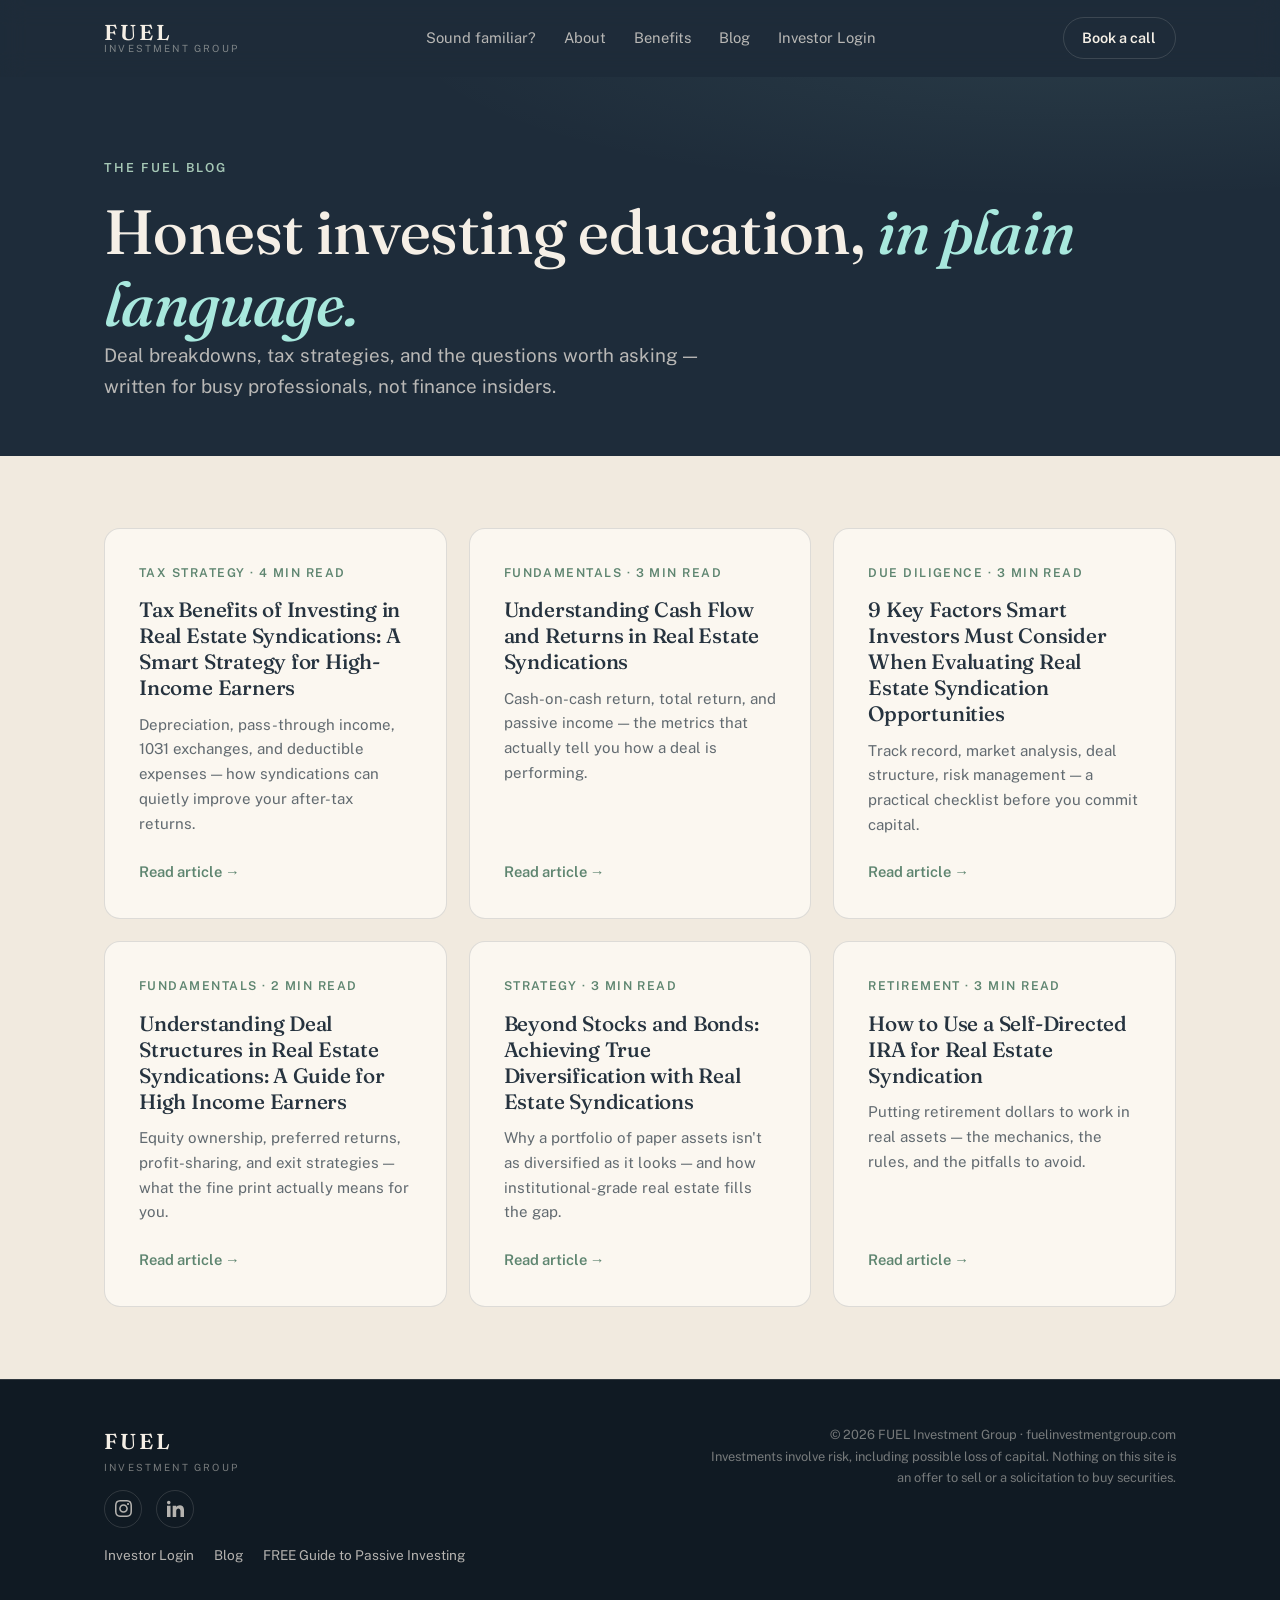
<file: blog/index.html>
<!DOCTYPE html>
<html lang="en">
<head>
  <meta charset="UTF-8">
  <meta name="viewport" content="width=device-width, initial-scale=1.0">
  <title>Blog — FUEL Investment Group</title>
  <meta name="description" content="Plain-language education on passive real estate investing for pharmacists — tax benefits, cash flow, deal structures, and more.">
  <link rel="preconnect" href="https://fonts.googleapis.com">
  <link rel="preconnect" href="https://fonts.gstatic.com" crossorigin>
  <link href="https://fonts.googleapis.com/css2?family=Fraunces:ital,opsz,wght@0,9..144,400;0,9..144,500;0,9..144,600;1,9..144,400;1,9..144,500&family=Public+Sans:ital,wght@0,400;0,500;0,600;0,700;1,400&display=swap" rel="stylesheet">
  <link rel="stylesheet" href="../styles.css">
</head>
<body>

  <header class="site-header" id="siteHeader">
    <div class="container header-inner">
      <a href="../index.html" class="wordmark">
        <span class="wordmark-main">FUEL</span>
        <span class="wordmark-sub">Investment Group</span>
      </a>
      <nav class="site-nav">
        <a href="../index.html#pain">Sound familiar?</a>
        <a href="../index.html#about">About</a>
        <a href="../index.html#benefits">Benefits</a>
        <a href="index.html">Blog</a>
        <a href="https://fuelinvestmentgroup.cashflowportal.com/app" target="_blank" rel="noopener">Investor Login</a>
      </nav>
      <a href="../book.html" class="btn btn-small">Book a call</a>
    </div>
  </header>

  <section class="blog-hero">
    <div class="container">
      <p class="eyebrow reveal">The FUEL blog</p>
      <h1 class="reveal">Honest investing education, <em>in plain language.</em></h1>
      <p class="lede reveal">Deal breakdowns, tax strategies, and the questions worth asking — written for busy professionals, not finance insiders.</p>
    </div>
  </section>

  <section class="blog-list section-cream">
    <div class="container">
      <div class="post-grid">
        <a class="post-card reveal" href="tax-benefits-of-real-estate-syndications.html">
          <span class="post-card-meta">Tax Strategy · 4 min read</span>
          <h2>Tax Benefits of Investing in Real Estate Syndications: A Smart Strategy for High-Income Earners</h2>
          <p>Depreciation, pass-through income, 1031 exchanges, and deductible expenses — how syndications can quietly improve your after-tax returns.</p>
          <span class="post-read">Read article →</span>
        </a>
        <a class="post-card reveal" href="understanding-cash-flow-and-returns.html">
          <span class="post-card-meta">Fundamentals · 3 min read</span>
          <h2>Understanding Cash Flow and Returns in Real Estate Syndications</h2>
          <p>Cash-on-cash return, total return, and passive income — the metrics that actually tell you how a deal is performing.</p>
          <span class="post-read">Read article →</span>
        </a>
        <a class="post-card reveal" href="9-key-factors-for-evaluating-syndications.html">
          <span class="post-card-meta">Due Diligence · 3 min read</span>
          <h2>9 Key Factors Smart Investors Must Consider When Evaluating Real Estate Syndication Opportunities</h2>
          <p>Track record, market analysis, deal structure, risk management — a practical checklist before you commit capital.</p>
          <span class="post-read">Read article →</span>
        </a>
        <a class="post-card reveal" href="understanding-deal-structures.html">
          <span class="post-card-meta">Fundamentals · 2 min read</span>
          <h2>Understanding Deal Structures in Real Estate Syndications: A Guide for High Income Earners</h2>
          <p>Equity ownership, preferred returns, profit-sharing, and exit strategies — what the fine print actually means for you.</p>
          <span class="post-read">Read article →</span>
        </a>
        <a class="post-card reveal" href="beyond-stocks-and-bonds-diversification.html">
          <span class="post-card-meta">Strategy · 3 min read</span>
          <h2>Beyond Stocks and Bonds: Achieving True Diversification with Real Estate Syndications</h2>
          <p>Why a portfolio of paper assets isn't as diversified as it looks — and how institutional-grade real estate fills the gap.</p>
          <span class="post-read">Read article →</span>
        </a>
        <a class="post-card reveal" href="self-directed-ira-for-syndications.html">
          <span class="post-card-meta">Retirement · 3 min read</span>
          <h2>How to Use a Self-Directed IRA for Real Estate Syndication</h2>
          <p>Putting retirement dollars to work in real assets — the mechanics, the rules, and the pitfalls to avoid.</p>
          <span class="post-read">Read article →</span>
        </a>
      </div>
    </div>
  </section>

  <footer class="site-footer">
    <div class="container footer-inner">
      <div>
        <p class="wordmark-main">FUEL</p>
        <p class="wordmark-sub">Investment Group</p>
        <div class="footer-social">
          <a href="https://www.instagram.com/its.evelyn.shen/" target="_blank" rel="noopener" aria-label="Instagram">
            <svg viewBox="0 0 24 24" aria-hidden="true"><path d="M12 2.163c3.204 0 3.584.012 4.85.07 3.252.148 4.771 1.691 4.919 4.919.058 1.265.069 1.645.069 4.849 0 3.205-.012 3.584-.069 4.849-.149 3.225-1.664 4.771-4.919 4.919-1.266.058-1.644.07-4.85.07-3.204 0-3.584-.012-4.849-.07-3.26-.149-4.771-1.699-4.919-4.92-.058-1.265-.07-1.644-.07-4.849 0-3.204.013-3.583.07-4.849.149-3.227 1.664-4.771 4.919-4.919 1.266-.057 1.645-.069 4.849-.069zm0-2.163c-3.259 0-3.667.014-4.947.072-4.358.2-6.78 2.618-6.98 6.98-.059 1.281-.073 1.689-.073 4.948 0 3.259.014 3.668.072 4.948.2 4.358 2.618 6.78 6.98 6.98 1.281.058 1.689.072 4.948.072 3.259 0 3.668-.014 4.948-.072 4.354-.2 6.782-2.618 6.979-6.98.059-1.28.073-1.689.073-4.948 0-3.259-.014-3.667-.072-4.947-.196-4.354-2.617-6.78-6.979-6.98-1.281-.059-1.69-.073-4.949-.073zm0 5.838c-3.403 0-6.162 2.759-6.162 6.162s2.759 6.163 6.162 6.163 6.162-2.759 6.162-6.163c0-3.403-2.759-6.162-6.162-6.162zm0 10.162c-2.209 0-4-1.79-4-4 0-2.209 1.791-4 4-4s4 1.791 4 4c0 2.21-1.791 4-4 4zm6.406-11.845c-.796 0-1.441.645-1.441 1.44s.645 1.44 1.441 1.44c.795 0 1.439-.645 1.439-1.44s-.644-1.44-1.439-1.44z"/></svg>
          </a>
          <a href="https://www.linkedin.com/in/evelynshen/" target="_blank" rel="noopener" aria-label="LinkedIn">
            <svg viewBox="0 0 24 24" aria-hidden="true"><path d="M4.98 3.5C4.98 4.881 3.87 6 2.5 6S.02 4.881.02 3.5C.02 2.12 1.13 1 2.5 1s2.48 1.12 2.48 2.5zM5 8H0v16h5V8zm7.982 0H8.014v16h4.969v-8.399c0-4.67 6.029-5.052 6.029 0V24H24V13.869c0-7.88-8.922-7.593-11.018-3.714V8z"/></svg>
          </a>
        </div>
        <div class="footer-links">
          <a href="https://fuelinvestmentgroup.cashflowportal.com/app" target="_blank" rel="noopener">Investor Login</a>
          <a href="index.html">Blog</a>
          <a href="https://evelynshen.com/connect-6630" target="_blank" rel="noopener">FREE Guide to Passive Investing</a>
        </div>
      </div>
      <p class="footer-legal">
        © 2026 FUEL Investment Group · fuelinvestmentgroup.com<br>
        Investments involve risk, including possible loss of capital. Nothing on
        this site is an offer to sell or a solicitation to buy securities.
      </p>
    </div>
  </footer>

  <script src="../script.js"></script>
</body>
</html>
</file>
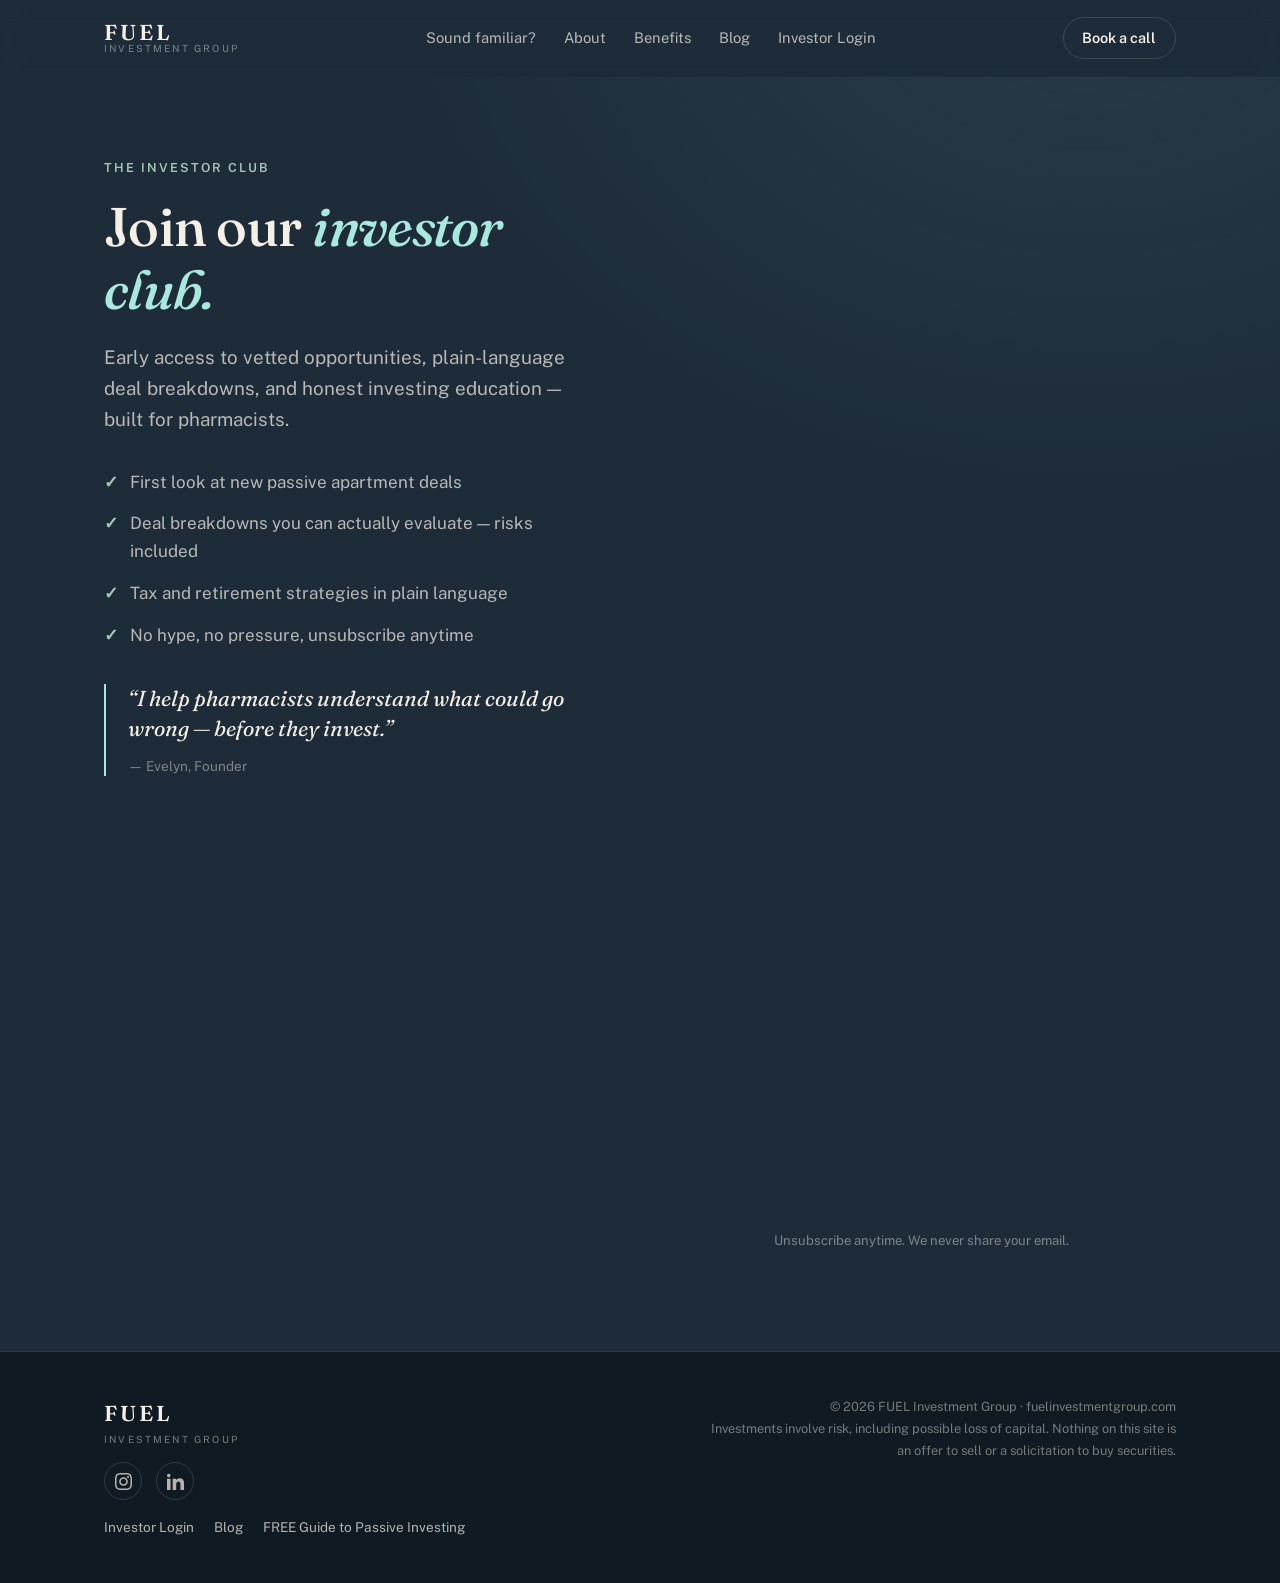
<file: join.html>
<!DOCTYPE html>
<html lang="en">
<head>
  <meta charset="UTF-8">
  <meta name="viewport" content="width=device-width, initial-scale=1.0">
  <title>Join Our Investor Club — FUEL Investment Group</title>
  <meta name="description" content="Join the FUEL investor list for early access to vetted passive real estate opportunities, plain-language deal breakdowns, and honest investing education for pharmacists.">
  <link rel="preconnect" href="https://fonts.googleapis.com">
  <link rel="preconnect" href="https://fonts.gstatic.com" crossorigin>
  <link href="https://fonts.googleapis.com/css2?family=Fraunces:ital,opsz,wght@0,9..144,400;0,9..144,500;0,9..144,600;1,9..144,400;1,9..144,500&family=Public+Sans:ital,wght@0,400;0,500;0,600;0,700;1,400&display=swap" rel="stylesheet">
  <link rel="stylesheet" href="styles.css">
</head>
<body>

  <header class="site-header" id="siteHeader">
    <div class="container header-inner">
      <a href="index.html" class="wordmark">
        <span class="wordmark-main">FUEL</span>
        <span class="wordmark-sub">Investment Group</span>
      </a>
      <nav class="site-nav">
        <a href="index.html#pain">Sound familiar?</a>
        <a href="index.html#about">About</a>
        <a href="index.html#benefits">Benefits</a>
        <a href="blog/index.html">Blog</a>
        <a href="https://fuelinvestmentgroup.cashflowportal.com/app" target="_blank" rel="noopener">Investor Login</a>
      </nav>
      <a href="book.html" class="btn btn-small">Book a call</a>
    </div>
  </header>

  <section class="join-page">
    <div class="container join-grid">
      <div class="join-copy reveal">
        <p class="eyebrow">The investor club</p>
        <h1>Join our <em>investor club.</em></h1>
        <p class="lede">
          Early access to vetted opportunities, plain-language deal breakdowns,
          and honest investing education — built for pharmacists.
        </p>
        <ul class="join-points">
          <li>First look at new passive apartment deals</li>
          <li>Deal breakdowns you can actually evaluate — risks included</li>
          <li>Tax and retirement strategies in plain language</li>
          <li>No hype, no pressure, unsubscribe anytime</li>
        </ul>
        <blockquote class="about-quote">
          “I help pharmacists understand what could go wrong — before they invest.”
          <cite>— Evelyn, Founder</cite>
        </blockquote>
      </div>

      <div class="join-widget reveal">
        <iframe
          src="https://link.reidocagency.com/widget/form/SpsGwk3aT4FezcdGGidB"
          style="width:100%;border:none;overflow:hidden;"
          scrolling="no"
          id="inline-SpsGwk3aT4FezcdGGidB"
          data-layout="{'id':'INLINE'}"
          data-trigger-type="alwaysShow"
          data-activation-type="alwaysActivated"
          data-deactivation-type="neverDeactivate"
          data-form-name="Investor Signup"
          data-form-id="SpsGwk3aT4FezcdGGidB"
          title="Investor Signup"></iframe>
        <p class="form-note">Unsubscribe anytime. We never share your email.</p>
      </div>
    </div>
  </section>

  <footer class="site-footer">
    <div class="container footer-inner">
      <div>
        <p class="wordmark-main">FUEL</p>
        <p class="wordmark-sub">Investment Group</p>
        <div class="footer-social">
          <a href="https://www.instagram.com/its.evelyn.shen/" target="_blank" rel="noopener" aria-label="Instagram">
            <svg viewBox="0 0 24 24" aria-hidden="true"><path d="M12 2.163c3.204 0 3.584.012 4.85.07 3.252.148 4.771 1.691 4.919 4.919.058 1.265.069 1.645.069 4.849 0 3.205-.012 3.584-.069 4.849-.149 3.225-1.664 4.771-4.919 4.919-1.266.058-1.644.07-4.85.07-3.204 0-3.584-.012-4.849-.07-3.26-.149-4.771-1.699-4.919-4.92-.058-1.265-.07-1.644-.07-4.849 0-3.204.013-3.583.07-4.849.149-3.227 1.664-4.771 4.919-4.919 1.266-.057 1.645-.069 4.849-.069zm0-2.163c-3.259 0-3.667.014-4.947.072-4.358.2-6.78 2.618-6.98 6.98-.059 1.281-.073 1.689-.073 4.948 0 3.259.014 3.668.072 4.948.2 4.358 2.618 6.78 6.98 6.98 1.281.058 1.689.072 4.948.072 3.259 0 3.668-.014 4.948-.072 4.354-.2 6.782-2.618 6.979-6.98.059-1.28.073-1.689.073-4.948 0-3.259-.014-3.667-.072-4.947-.196-4.354-2.617-6.78-6.979-6.98-1.281-.059-1.69-.073-4.949-.073zm0 5.838c-3.403 0-6.162 2.759-6.162 6.162s2.759 6.163 6.162 6.163 6.162-2.759 6.162-6.163c0-3.403-2.759-6.162-6.162-6.162zm0 10.162c-2.209 0-4-1.79-4-4 0-2.209 1.791-4 4-4s4 1.791 4 4c0 2.21-1.791 4-4 4zm6.406-11.845c-.796 0-1.441.645-1.441 1.44s.645 1.44 1.441 1.44c.795 0 1.439-.645 1.439-1.44s-.644-1.44-1.439-1.44z"/></svg>
          </a>
          <a href="https://www.linkedin.com/in/evelynshen/" target="_blank" rel="noopener" aria-label="LinkedIn">
            <svg viewBox="0 0 24 24" aria-hidden="true"><path d="M4.98 3.5C4.98 4.881 3.87 6 2.5 6S.02 4.881.02 3.5C.02 2.12 1.13 1 2.5 1s2.48 1.12 2.48 2.5zM5 8H0v16h5V8zm7.982 0H8.014v16h4.969v-8.399c0-4.67 6.029-5.052 6.029 0V24H24V13.869c0-7.88-8.922-7.593-11.018-3.714V8z"/></svg>
          </a>
        </div>
        <div class="footer-links">
          <a href="https://fuelinvestmentgroup.cashflowportal.com/app" target="_blank" rel="noopener">Investor Login</a>
          <a href="blog/index.html">Blog</a>
          <a href="https://evelynshen.com/connect-6630" target="_blank" rel="noopener">FREE Guide to Passive Investing</a>
        </div>
      </div>
      <p class="footer-legal">
        © 2026 FUEL Investment Group · fuelinvestmentgroup.com<br>
        Investments involve risk, including possible loss of capital. Nothing on
        this site is an offer to sell or a solicitation to buy securities.
      </p>
    </div>
  </footer>

  <script src="script.js"></script>
  <script src="https://link.msgsndr.com/js/form_embed.js" async></script>
</body>
</html>
</file>
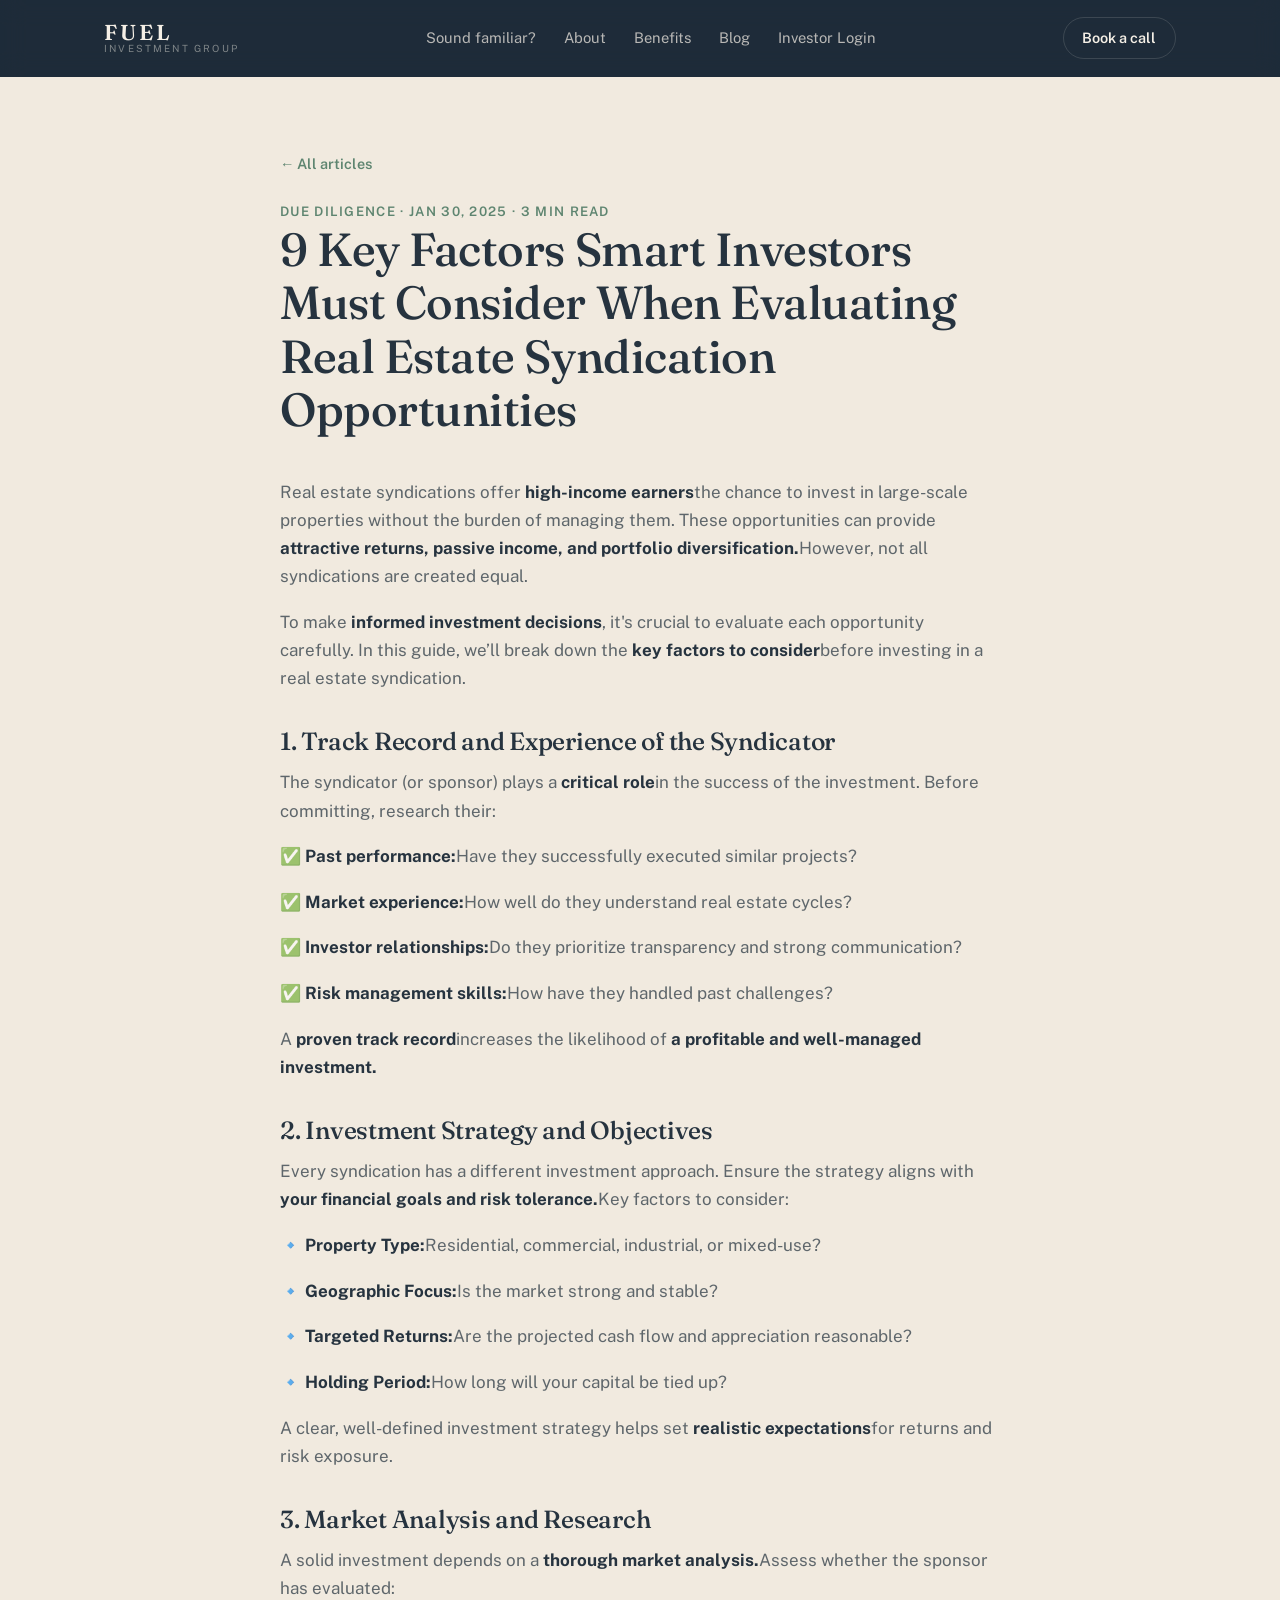
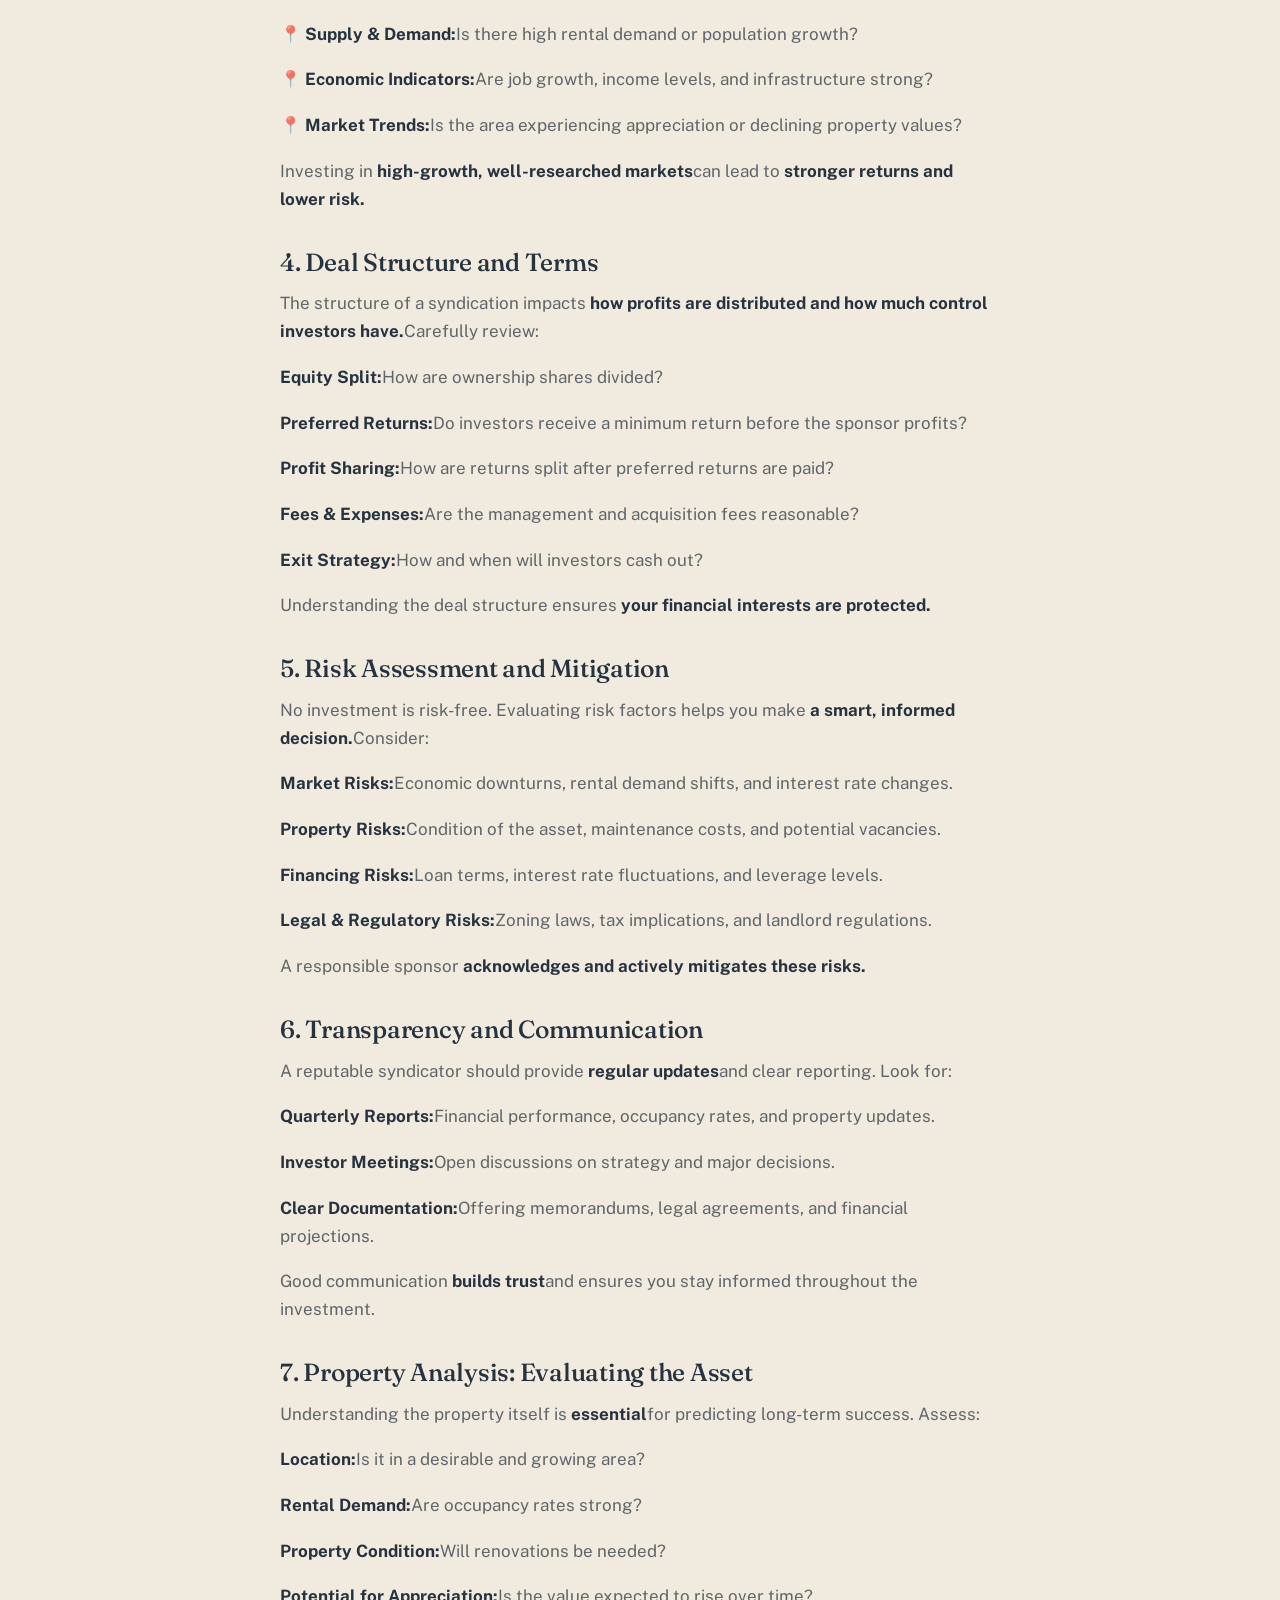
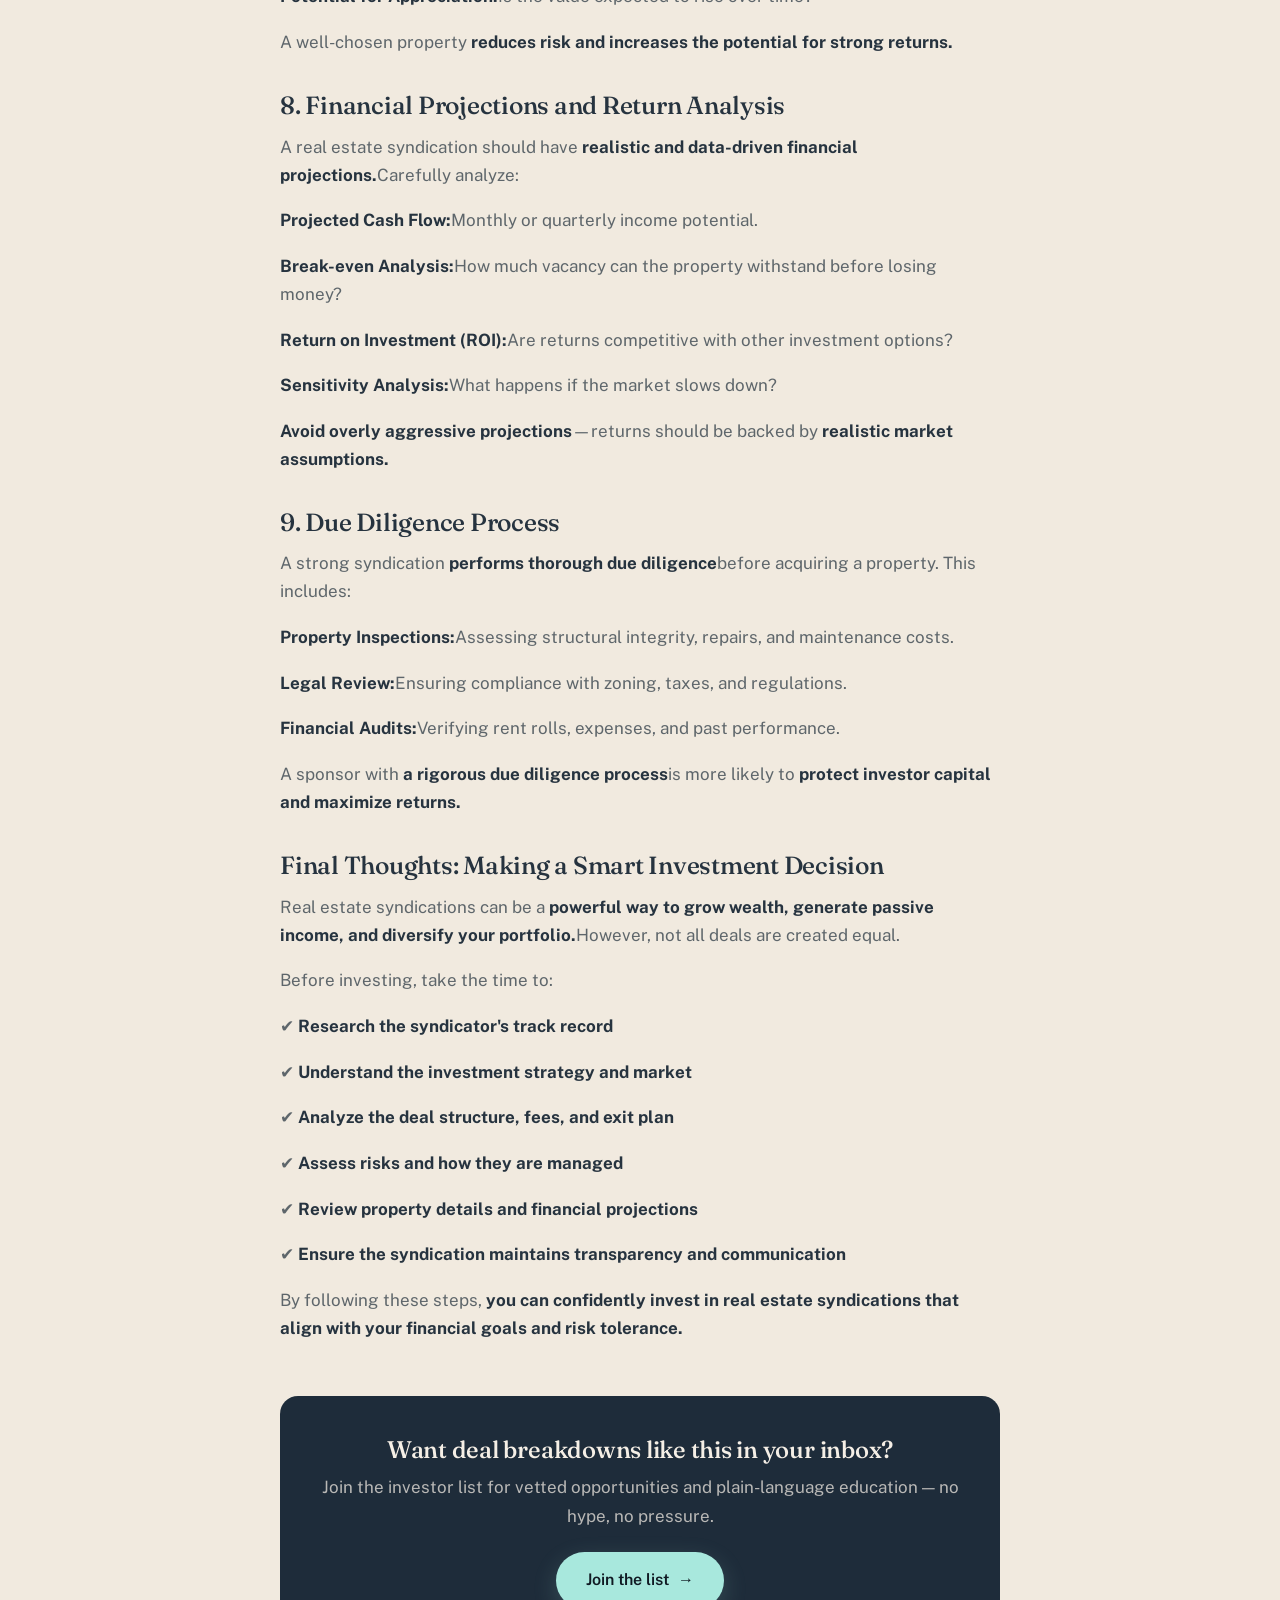
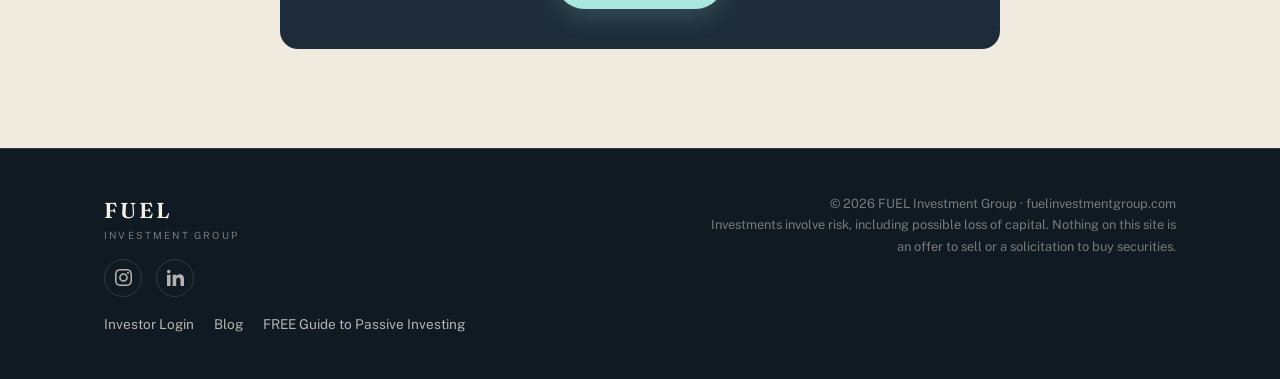
<file: blog/9-key-factors-for-evaluating-syndications.html>
<!DOCTYPE html>
<html lang="en">
<head>
  <meta charset="UTF-8">
  <meta name="viewport" content="width=device-width, initial-scale=1.0">
  <title>9 Key Factors Smart Investors Must Consider When Evaluating Real Estate Syndication Opportunities — FUEL Investment Group</title>
  <link rel="preconnect" href="https://fonts.googleapis.com">
  <link rel="preconnect" href="https://fonts.gstatic.com" crossorigin>
  <link href="https://fonts.googleapis.com/css2?family=Fraunces:ital,opsz,wght@0,9..144,400;0,9..144,500;0,9..144,600;1,9..144,400;1,9..144,500&family=Public+Sans:ital,wght@0,400;0,500;0,600;0,700;1,400&display=swap" rel="stylesheet">
  <link rel="stylesheet" href="../styles.css">
</head>
<body>

  <header class="site-header" id="siteHeader">
    <div class="container header-inner">
      <a href="../index.html" class="wordmark">
        <span class="wordmark-main">FUEL</span>
        <span class="wordmark-sub">Investment Group</span>
      </a>
      <nav class="site-nav">
        <a href="../index.html#pain">Sound familiar?</a>
        <a href="../index.html#about">About</a>
        <a href="../index.html#benefits">Benefits</a>
        <a href="index.html">Blog</a>
        <a href="https://fuelinvestmentgroup.cashflowportal.com/app" target="_blank" rel="noopener">Investor Login</a>
      </nav>
      <a href="../book.html" class="btn btn-small">Book a call</a>
    </div>
  </header>

  <section class="article section-cream">
    <div class="container">
      <div class="article-head">
        <a class="article-back" href="index.html">← All articles</a>
        <p class="article-meta">Due Diligence · Jan 30, 2025 · 3 min read</p>
        <h1>9 Key Factors Smart Investors Must Consider When Evaluating Real Estate Syndication Opportunities</h1>
      </div>
      <div class="prose">
        <p>Real estate syndications offer <strong>high-income earners</strong>the chance to invest in large-scale properties without the burden of managing them. These opportunities can provide <strong>attractive returns, passive income, and portfolio diversification.</strong>However, not all syndications are created equal.</p>
        <p>To make <strong>informed investment decisions</strong>, it's crucial to evaluate each opportunity carefully. In this guide, we’ll break down the <strong>key factors to consider</strong>before investing in a real estate syndication.</p>
        <h2>1. Track Record and Experience of the Syndicator</h2>
        <p>The syndicator (or sponsor) plays a <strong>critical role</strong>in the success of the investment. Before committing, research their:</p>
        <p>✅ <strong>Past performance:</strong>Have they successfully executed similar projects?</p>
        <p>✅ <strong>Market experience:</strong>How well do they understand real estate cycles?</p>
        <p>✅ <strong>Investor relationships:</strong>Do they prioritize transparency and strong communication?</p>
        <p>✅ <strong>Risk management skills:</strong>How have they handled past challenges?</p>
        <p>A <strong>proven track record</strong>increases the likelihood of <strong>a profitable and well-managed investment.</strong></p>
        <h2>2. Investment Strategy and Objectives</h2>
        <p>Every syndication has a different investment approach. Ensure the strategy aligns with <strong>your financial goals and risk tolerance.</strong>Key factors to consider:</p>
        <p>🔹 <strong>Property Type:</strong>Residential, commercial, industrial, or mixed-use?</p>
        <p>🔹 <strong>Geographic Focus:</strong>Is the market strong and stable?</p>
        <p>🔹 <strong>Targeted Returns:</strong>Are the projected cash flow and appreciation reasonable?</p>
        <p>🔹 <strong>Holding Period:</strong>How long will your capital be tied up?</p>
        <p>A clear, well-defined investment strategy helps set <strong>realistic expectations</strong>for returns and risk exposure.</p>
        <h2>3. Market Analysis and Research</h2>
        <p>A solid investment depends on a <strong>thorough market analysis.</strong>Assess whether the sponsor has evaluated:</p>
        <p>📍 <strong>Supply &amp; Demand:</strong>Is there high rental demand or population growth?</p>
        <p>📍 <strong>Economic Indicators:</strong>Are job growth, income levels, and infrastructure strong?</p>
        <p>📍 <strong>Market Trends:</strong>Is the area experiencing appreciation or declining property values?</p>
        <p>Investing in <strong>high-growth, well-researched markets</strong>can lead to <strong>stronger returns and lower risk.</strong></p>
        <h2>4. Deal Structure and Terms</h2>
        <p>The structure of a syndication impacts <strong>how profits are distributed and how much control investors have.</strong>Carefully review:</p>
        <p><strong>Equity Split:</strong>How are ownership shares divided?</p>
        <p><strong>Preferred Returns:</strong>Do investors receive a minimum return before the sponsor profits?</p>
        <p><strong>Profit Sharing:</strong>How are returns split after preferred returns are paid?</p>
        <p><strong>Fees &amp; Expenses:</strong>Are the management and acquisition fees reasonable?</p>
        <p><strong>Exit Strategy:</strong>How and when will investors cash out?</p>
        <p>Understanding the deal structure ensures <strong>your financial interests are protected.</strong></p>
        <h2>5. Risk Assessment and Mitigation</h2>
        <p>No investment is risk-free. Evaluating risk factors helps you make <strong>a smart, informed decision.</strong>Consider:</p>
        <p><strong>Market Risks:</strong>Economic downturns, rental demand shifts, and interest rate changes.</p>
        <p><strong>Property Risks:</strong>Condition of the asset, maintenance costs, and potential vacancies.</p>
        <p><strong>Financing Risks:</strong>Loan terms, interest rate fluctuations, and leverage levels.</p>
        <p><strong>Legal &amp; Regulatory Risks:</strong>Zoning laws, tax implications, and landlord regulations.</p>
        <p>A responsible sponsor <strong>acknowledges and actively mitigates these risks.</strong></p>
        <h2>6. Transparency and Communication</h2>
        <p>A reputable syndicator should provide <strong>regular updates</strong>and clear reporting. Look for:</p>
        <p><strong>Quarterly Reports:</strong>Financial performance, occupancy rates, and property updates.</p>
        <p><strong>Investor Meetings:</strong>Open discussions on strategy and major decisions.</p>
        <p><strong>Clear Documentation:</strong>Offering memorandums, legal agreements, and financial projections.</p>
        <p>Good communication <strong>builds trust</strong>and ensures you stay informed throughout the investment.</p>
        <h2>7. Property Analysis: Evaluating the Asset</h2>
        <p>Understanding the property itself is <strong>essential</strong>for predicting long-term success. Assess:</p>
        <p><strong>Location:</strong>Is it in a desirable and growing area?</p>
        <p><strong>Rental Demand:</strong>Are occupancy rates strong?</p>
        <p><strong>Property Condition:</strong>Will renovations be needed?</p>
        <p><strong>Potential for Appreciation:</strong>Is the value expected to rise over time?</p>
        <p>A well-chosen property <strong>reduces risk and increases the potential for strong returns.</strong></p>
        <h2>8. Financial Projections and Return Analysis</h2>
        <p>A real estate syndication should have <strong>realistic and data-driven financial projections.</strong>Carefully analyze:</p>
        <p><strong>Projected Cash Flow:</strong>Monthly or quarterly income potential.</p>
        <p><strong>Break-even Analysis:</strong>How much vacancy can the property withstand before losing money?</p>
        <p><strong>Return on Investment (ROI):</strong>Are returns competitive with other investment options?</p>
        <p><strong>Sensitivity Analysis:</strong>What happens if the market slows down?</p>
        <p><strong>Avoid overly aggressive projections</strong>—returns should be backed by <strong>realistic market assumptions.</strong></p>
        <h2>9. Due Diligence Process</h2>
        <p>A strong syndication <strong>performs thorough due diligence</strong>before acquiring a property. This includes:</p>
        <p><strong>Property Inspections:</strong>Assessing structural integrity, repairs, and maintenance costs.</p>
        <p><strong>Legal Review:</strong>Ensuring compliance with zoning, taxes, and regulations.</p>
        <p><strong>Financial Audits:</strong>Verifying rent rolls, expenses, and past performance.</p>
        <p>A sponsor with <strong>a rigorous due diligence process</strong>is more likely to <strong>protect investor capital and maximize returns.</strong></p>
        <h2>Final Thoughts: Making a Smart Investment Decision</h2>
        <p>Real estate syndications can be a <strong>powerful way to grow wealth, generate passive income, and diversify your portfolio.</strong>However, not all deals are created equal.</p>
        <p>Before investing, take the time to:</p>
        <p>✔ <strong>Research the syndicator's track record</strong></p>
        <p>✔ <strong>Understand the investment strategy and market</strong></p>
        <p>✔ <strong>Analyze the deal structure, fees, and exit plan</strong></p>
        <p>✔ <strong>Assess risks and how they are managed</strong></p>
        <p>✔ <strong>Review property details and financial projections</strong></p>
        <p>✔ <strong>Ensure the syndication maintains transparency and communication</strong></p>
        <p>By following these steps, <strong>you can confidently invest in real estate syndications that align with your financial goals and risk tolerance.</strong></p>
      </div>
      <div class="article-cta">
        <h2>Want deal breakdowns like this in your inbox?</h2>
        <p>Join the investor list for vetted opportunities and plain-language education — no hype, no pressure.</p>
        <a href="../join.html" class="btn btn-primary">Join the list <span class="arrow">→</span></a>
      </div>
    </div>
  </section>

  <footer class="site-footer">
    <div class="container footer-inner">
      <div>
        <p class="wordmark-main">FUEL</p>
        <p class="wordmark-sub">Investment Group</p>
        <div class="footer-social">
          <a href="https://www.instagram.com/its.evelyn.shen/" target="_blank" rel="noopener" aria-label="Instagram">
            <svg viewBox="0 0 24 24" aria-hidden="true"><path d="M12 2.163c3.204 0 3.584.012 4.85.07 3.252.148 4.771 1.691 4.919 4.919.058 1.265.069 1.645.069 4.849 0 3.205-.012 3.584-.069 4.849-.149 3.225-1.664 4.771-4.919 4.919-1.266.058-1.644.07-4.85.07-3.204 0-3.584-.012-4.849-.07-3.26-.149-4.771-1.699-4.919-4.92-.058-1.265-.07-1.644-.07-4.849 0-3.204.013-3.583.07-4.849.149-3.227 1.664-4.771 4.919-4.919 1.266-.057 1.645-.069 4.849-.069zm0-2.163c-3.259 0-3.667.014-4.947.072-4.358.2-6.78 2.618-6.98 6.98-.059 1.281-.073 1.689-.073 4.948 0 3.259.014 3.668.072 4.948.2 4.358 2.618 6.78 6.98 6.98 1.281.058 1.689.072 4.948.072 3.259 0 3.668-.014 4.948-.072 4.354-.2 6.782-2.618 6.979-6.98.059-1.28.073-1.689.073-4.948 0-3.259-.014-3.667-.072-4.947-.196-4.354-2.617-6.78-6.979-6.98-1.281-.059-1.69-.073-4.949-.073zm0 5.838c-3.403 0-6.162 2.759-6.162 6.162s2.759 6.163 6.162 6.163 6.162-2.759 6.162-6.163c0-3.403-2.759-6.162-6.162-6.162zm0 10.162c-2.209 0-4-1.79-4-4 0-2.209 1.791-4 4-4s4 1.791 4 4c0 2.21-1.791 4-4 4zm6.406-11.845c-.796 0-1.441.645-1.441 1.44s.645 1.44 1.441 1.44c.795 0 1.439-.645 1.439-1.44s-.644-1.44-1.439-1.44z"/></svg>
          </a>
          <a href="https://www.linkedin.com/in/evelynshen/" target="_blank" rel="noopener" aria-label="LinkedIn">
            <svg viewBox="0 0 24 24" aria-hidden="true"><path d="M4.98 3.5C4.98 4.881 3.87 6 2.5 6S.02 4.881.02 3.5C.02 2.12 1.13 1 2.5 1s2.48 1.12 2.48 2.5zM5 8H0v16h5V8zm7.982 0H8.014v16h4.969v-8.399c0-4.67 6.029-5.052 6.029 0V24H24V13.869c0-7.88-8.922-7.593-11.018-3.714V8z"/></svg>
          </a>
        </div>
        <div class="footer-links">
          <a href="https://fuelinvestmentgroup.cashflowportal.com/app" target="_blank" rel="noopener">Investor Login</a>
          <a href="index.html">Blog</a>
          <a href="https://evelynshen.com/connect-6630" target="_blank" rel="noopener">FREE Guide to Passive Investing</a>
        </div>
      </div>
      <p class="footer-legal">
        © 2026 FUEL Investment Group · fuelinvestmentgroup.com<br>
        Investments involve risk, including possible loss of capital. Nothing on
        this site is an offer to sell or a solicitation to buy securities.
      </p>
    </div>
  </footer>

  <script src="../script.js"></script>
</body>
</html>
</file>
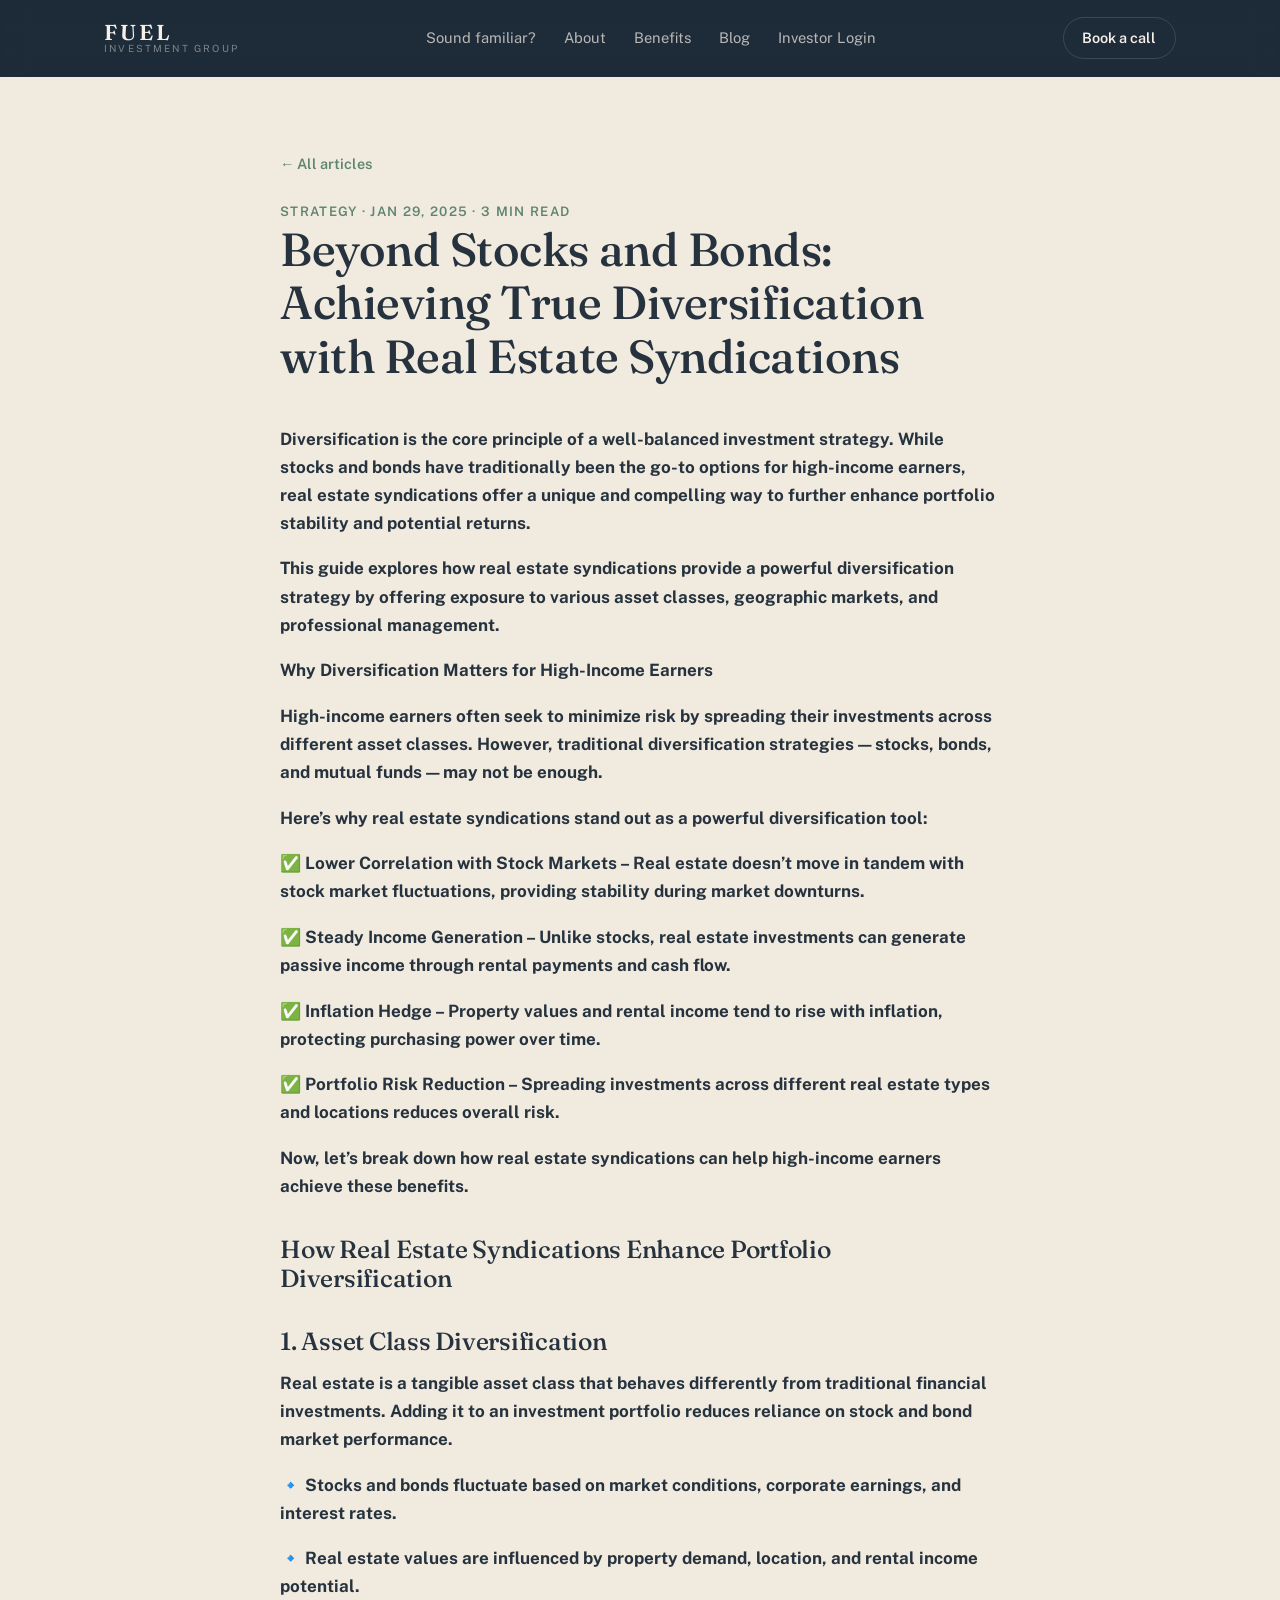
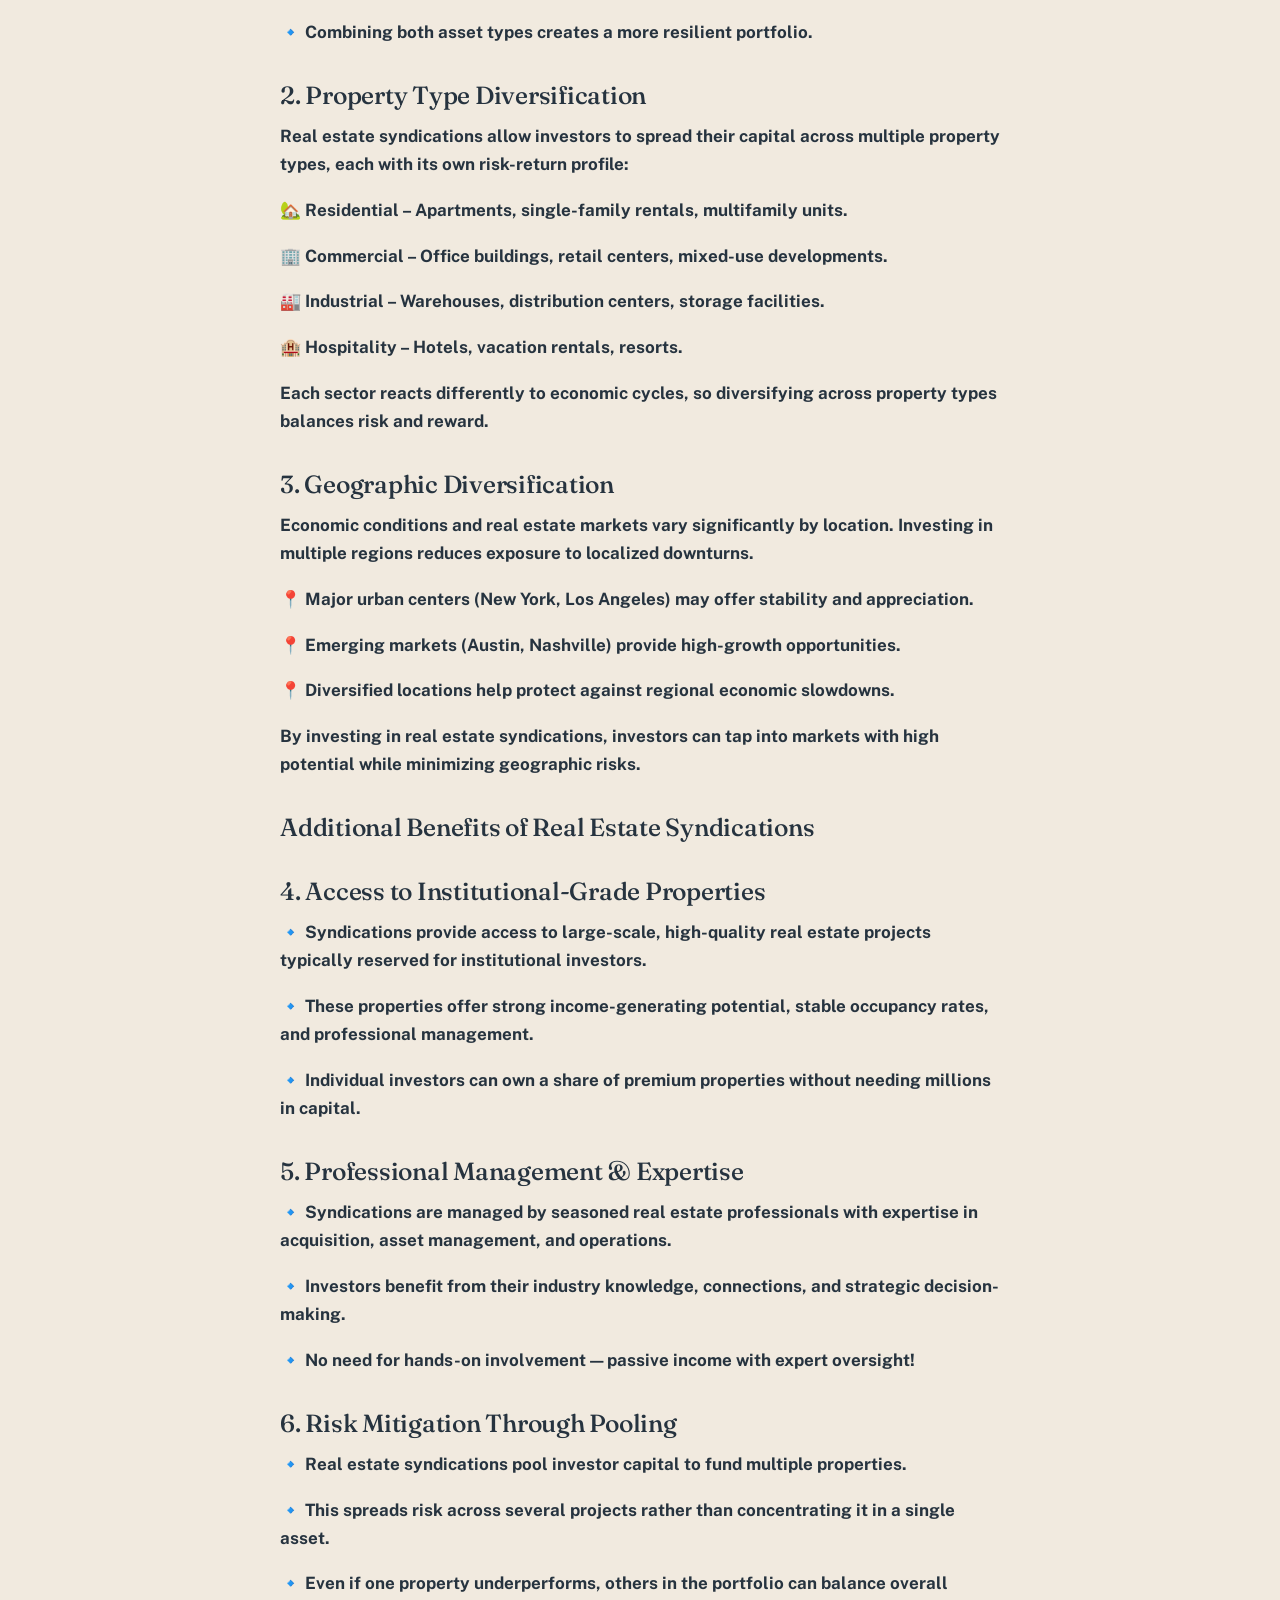
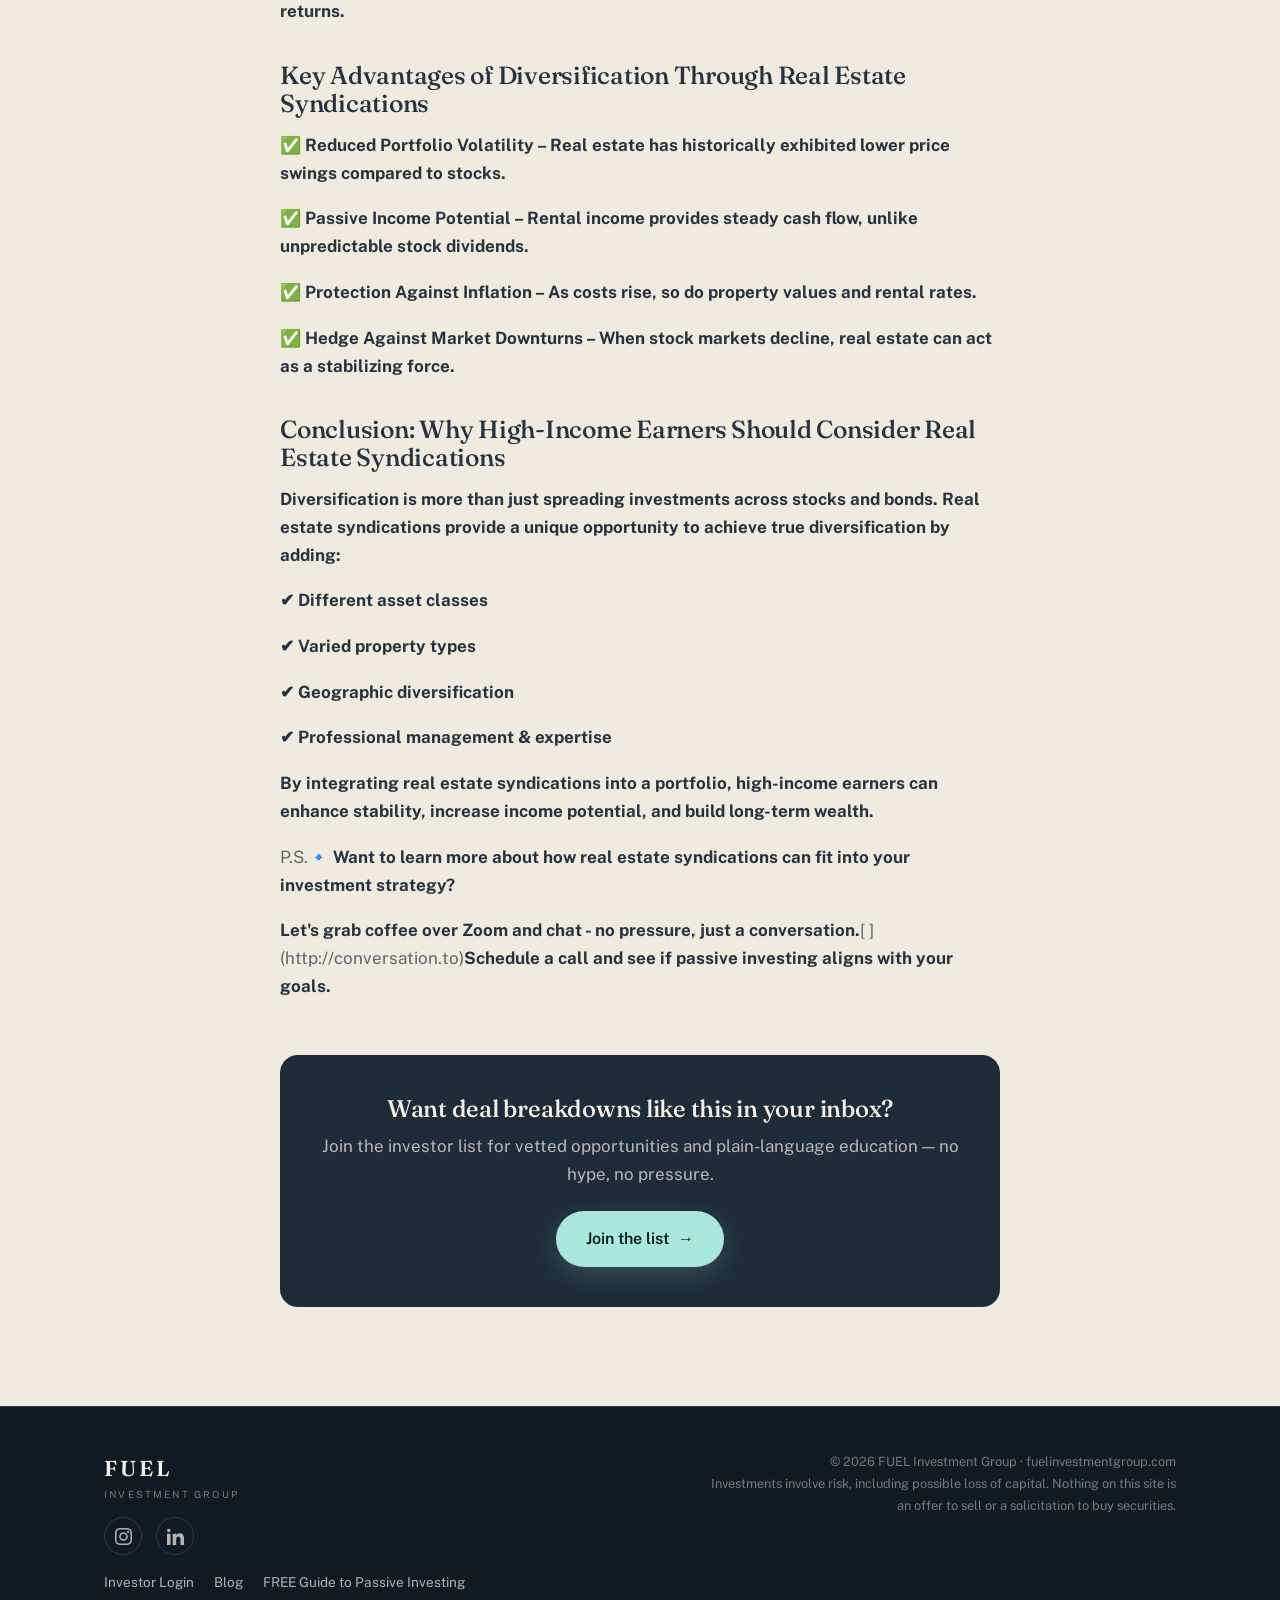
<file: blog/beyond-stocks-and-bonds-diversification.html>
<!DOCTYPE html>
<html lang="en">
<head>
  <meta charset="UTF-8">
  <meta name="viewport" content="width=device-width, initial-scale=1.0">
  <title>Beyond Stocks and Bonds: Achieving True Diversification with Real Estate Syndications — FUEL Investment Group</title>
  <link rel="preconnect" href="https://fonts.googleapis.com">
  <link rel="preconnect" href="https://fonts.gstatic.com" crossorigin>
  <link href="https://fonts.googleapis.com/css2?family=Fraunces:ital,opsz,wght@0,9..144,400;0,9..144,500;0,9..144,600;1,9..144,400;1,9..144,500&family=Public+Sans:ital,wght@0,400;0,500;0,600;0,700;1,400&display=swap" rel="stylesheet">
  <link rel="stylesheet" href="../styles.css">
</head>
<body>

  <header class="site-header" id="siteHeader">
    <div class="container header-inner">
      <a href="../index.html" class="wordmark">
        <span class="wordmark-main">FUEL</span>
        <span class="wordmark-sub">Investment Group</span>
      </a>
      <nav class="site-nav">
        <a href="../index.html#pain">Sound familiar?</a>
        <a href="../index.html#about">About</a>
        <a href="../index.html#benefits">Benefits</a>
        <a href="index.html">Blog</a>
        <a href="https://fuelinvestmentgroup.cashflowportal.com/app" target="_blank" rel="noopener">Investor Login</a>
      </nav>
      <a href="../book.html" class="btn btn-small">Book a call</a>
    </div>
  </header>

  <section class="article section-cream">
    <div class="container">
      <div class="article-head">
        <a class="article-back" href="index.html">← All articles</a>
        <p class="article-meta">Strategy · Jan 29, 2025 · 3 min read</p>
        <h1>Beyond Stocks and Bonds: Achieving True Diversification with Real Estate Syndications</h1>
      </div>
      <div class="prose">
        <p><strong>Diversification is the core principle of a well-balanced investment strategy. While stocks and bonds have traditionally been the go-to options for high-income earners, real estate syndications offer a unique and compelling way to further enhance portfolio stability and potential returns.</strong></p>
        <p><strong>This guide explores how real estate syndications provide a powerful diversification strategy by offering exposure to various asset classes, geographic markets, and professional management.</strong></p>
        <p><strong>Why Diversification Matters for High-Income Earners</strong></p>
        <p><strong>High-income earners often seek to minimize risk by spreading their investments across different asset classes. However, traditional diversification strategies—stocks, bonds, and mutual funds—may not be enough.</strong></p>
        <p><strong>Here’s why real estate syndications stand out as a powerful diversification tool:</strong></p>
        <p><strong>✅ Lower Correlation with Stock Markets – Real estate doesn’t move in tandem with stock market fluctuations, providing stability during market downturns.</strong></p>
        <p><strong>✅ Steady Income Generation – Unlike stocks, real estate investments can generate passive income through rental payments and cash flow.</strong></p>
        <p><strong>✅ Inflation Hedge – Property values and rental income tend to rise with inflation, protecting purchasing power over time.</strong></p>
        <p><strong>✅ Portfolio Risk Reduction – Spreading investments across different real estate types and locations reduces overall risk.</strong></p>
        <p><strong>Now, let’s break down how real estate syndications can help high-income earners achieve these benefits.</strong></p>
        <h2>How Real Estate Syndications Enhance Portfolio Diversification</h2>
        <h2>1. Asset Class Diversification</h2>
        <p><strong>Real estate is a tangible asset class that behaves differently from traditional financial investments. Adding it to an investment portfolio reduces reliance on stock and bond market performance.</strong></p>
        <p><strong>🔹 Stocks and bonds fluctuate based on market conditions, corporate earnings, and interest rates.</strong></p>
        <p><strong>🔹 Real estate values are influenced by property demand, location, and rental income potential.</strong></p>
        <p><strong>🔹 Combining both asset types creates a more resilient portfolio.</strong></p>
        <h2>2. Property Type Diversification</h2>
        <p><strong>Real estate syndications allow investors to spread their capital across multiple property types, each with its own risk-return profile:</strong></p>
        <p><strong>🏡 Residential – Apartments, single-family rentals, multifamily units.</strong></p>
        <p><strong>🏢 Commercial – Office buildings, retail centers, mixed-use developments.</strong></p>
        <p><strong>🏭 Industrial – Warehouses, distribution centers, storage facilities.</strong></p>
        <p><strong>🏨 Hospitality – Hotels, vacation rentals, resorts.</strong></p>
        <p><strong>Each sector reacts differently to economic cycles, so diversifying across property types balances risk and reward.</strong></p>
        <h2>3. Geographic Diversification</h2>
        <p><strong>Economic conditions and real estate markets vary significantly by location. Investing in multiple regions reduces exposure to localized downturns.</strong></p>
        <p><strong>📍 Major urban centers (New York, Los Angeles) may offer stability and appreciation.</strong></p>
        <p><strong>📍 Emerging markets (Austin, Nashville) provide high-growth opportunities.</strong></p>
        <p><strong>📍 Diversified locations help protect against regional economic slowdowns.</strong></p>
        <p><strong>By investing in real estate syndications, investors can tap into markets with high potential while minimizing geographic risks.</strong></p>
        <h2>Additional Benefits of Real Estate Syndications</h2>
        <h2>4. Access to Institutional-Grade Properties</h2>
        <p><strong>🔹 Syndications provide access to large-scale, high-quality real estate projects typically reserved for institutional investors.</strong></p>
        <p><strong>🔹 These properties offer strong income-generating potential, stable occupancy rates, and professional management.</strong></p>
        <p><strong>🔹 Individual investors can own a share of premium properties without needing millions in capital.</strong></p>
        <h2>5. Professional Management &amp; Expertise</h2>
        <p><strong>🔹 Syndications are managed by seasoned real estate professionals with expertise in acquisition, asset management, and operations.</strong></p>
        <p><strong>🔹 Investors benefit from their industry knowledge, connections, and strategic decision-making.</strong></p>
        <p><strong>🔹 No need for hands-on involvement—passive income with expert oversight!</strong></p>
        <h2>6. Risk Mitigation Through Pooling</h2>
        <p><strong>🔹 Real estate syndications pool investor capital to fund multiple properties.</strong></p>
        <p><strong>🔹 This spreads risk across several projects rather than concentrating it in a single asset.</strong></p>
        <p><strong>🔹 Even if one property underperforms, others in the portfolio can balance overall returns.</strong></p>
        <h2>Key Advantages of Diversification Through Real Estate Syndications</h2>
        <p><strong>✅ Reduced Portfolio Volatility – Real estate has historically exhibited lower price swings compared to stocks.</strong></p>
        <p><strong>✅ Passive Income Potential – Rental income provides steady cash flow, unlike unpredictable stock dividends.</strong></p>
        <p><strong>✅ Protection Against Inflation – As costs rise, so do property values and rental rates.</strong></p>
        <p><strong>✅ Hedge Against Market Downturns – When stock markets decline, real estate can act as a stabilizing force.</strong></p>
        <h2>Conclusion: Why High-Income Earners Should Consider Real Estate Syndications</h2>
        <p><strong>Diversification is more than just spreading investments across stocks and bonds. Real estate syndications provide a unique opportunity to achieve true diversification by adding:</strong></p>
        <p><strong>✔ Different asset classes</strong></p>
        <p><strong>✔ Varied property types</strong></p>
        <p><strong>✔ Geographic diversification</strong></p>
        <p><strong>✔ Professional management &amp; expertise</strong></p>
        <p><strong>By integrating real estate syndications into a portfolio, high-income earners can enhance stability, increase income potential, and build long-term wealth.</strong></p>
        <p>P.S.<strong>🔹 Want to learn more about how real estate syndications can fit into your investment strategy?</strong></p>
        <p><strong>Let's grab coffee over Zoom and chat - no pressure, just a conversation.</strong>[ ](http://conversation.to)<strong>Schedule a call and see if passive investing aligns with your goals.</strong></p>
      </div>
      <div class="article-cta">
        <h2>Want deal breakdowns like this in your inbox?</h2>
        <p>Join the investor list for vetted opportunities and plain-language education — no hype, no pressure.</p>
        <a href="../join.html" class="btn btn-primary">Join the list <span class="arrow">→</span></a>
      </div>
    </div>
  </section>

  <footer class="site-footer">
    <div class="container footer-inner">
      <div>
        <p class="wordmark-main">FUEL</p>
        <p class="wordmark-sub">Investment Group</p>
        <div class="footer-social">
          <a href="https://www.instagram.com/its.evelyn.shen/" target="_blank" rel="noopener" aria-label="Instagram">
            <svg viewBox="0 0 24 24" aria-hidden="true"><path d="M12 2.163c3.204 0 3.584.012 4.85.07 3.252.148 4.771 1.691 4.919 4.919.058 1.265.069 1.645.069 4.849 0 3.205-.012 3.584-.069 4.849-.149 3.225-1.664 4.771-4.919 4.919-1.266.058-1.644.07-4.85.07-3.204 0-3.584-.012-4.849-.07-3.26-.149-4.771-1.699-4.919-4.92-.058-1.265-.07-1.644-.07-4.849 0-3.204.013-3.583.07-4.849.149-3.227 1.664-4.771 4.919-4.919 1.266-.057 1.645-.069 4.849-.069zm0-2.163c-3.259 0-3.667.014-4.947.072-4.358.2-6.78 2.618-6.98 6.98-.059 1.281-.073 1.689-.073 4.948 0 3.259.014 3.668.072 4.948.2 4.358 2.618 6.78 6.98 6.98 1.281.058 1.689.072 4.948.072 3.259 0 3.668-.014 4.948-.072 4.354-.2 6.782-2.618 6.979-6.98.059-1.28.073-1.689.073-4.948 0-3.259-.014-3.667-.072-4.947-.196-4.354-2.617-6.78-6.979-6.98-1.281-.059-1.69-.073-4.949-.073zm0 5.838c-3.403 0-6.162 2.759-6.162 6.162s2.759 6.163 6.162 6.163 6.162-2.759 6.162-6.163c0-3.403-2.759-6.162-6.162-6.162zm0 10.162c-2.209 0-4-1.79-4-4 0-2.209 1.791-4 4-4s4 1.791 4 4c0 2.21-1.791 4-4 4zm6.406-11.845c-.796 0-1.441.645-1.441 1.44s.645 1.44 1.441 1.44c.795 0 1.439-.645 1.439-1.44s-.644-1.44-1.439-1.44z"/></svg>
          </a>
          <a href="https://www.linkedin.com/in/evelynshen/" target="_blank" rel="noopener" aria-label="LinkedIn">
            <svg viewBox="0 0 24 24" aria-hidden="true"><path d="M4.98 3.5C4.98 4.881 3.87 6 2.5 6S.02 4.881.02 3.5C.02 2.12 1.13 1 2.5 1s2.48 1.12 2.48 2.5zM5 8H0v16h5V8zm7.982 0H8.014v16h4.969v-8.399c0-4.67 6.029-5.052 6.029 0V24H24V13.869c0-7.88-8.922-7.593-11.018-3.714V8z"/></svg>
          </a>
        </div>
        <div class="footer-links">
          <a href="https://fuelinvestmentgroup.cashflowportal.com/app" target="_blank" rel="noopener">Investor Login</a>
          <a href="index.html">Blog</a>
          <a href="https://evelynshen.com/connect-6630" target="_blank" rel="noopener">FREE Guide to Passive Investing</a>
        </div>
      </div>
      <p class="footer-legal">
        © 2026 FUEL Investment Group · fuelinvestmentgroup.com<br>
        Investments involve risk, including possible loss of capital. Nothing on
        this site is an offer to sell or a solicitation to buy securities.
      </p>
    </div>
  </footer>

  <script src="../script.js"></script>
</body>
</html>
</file>
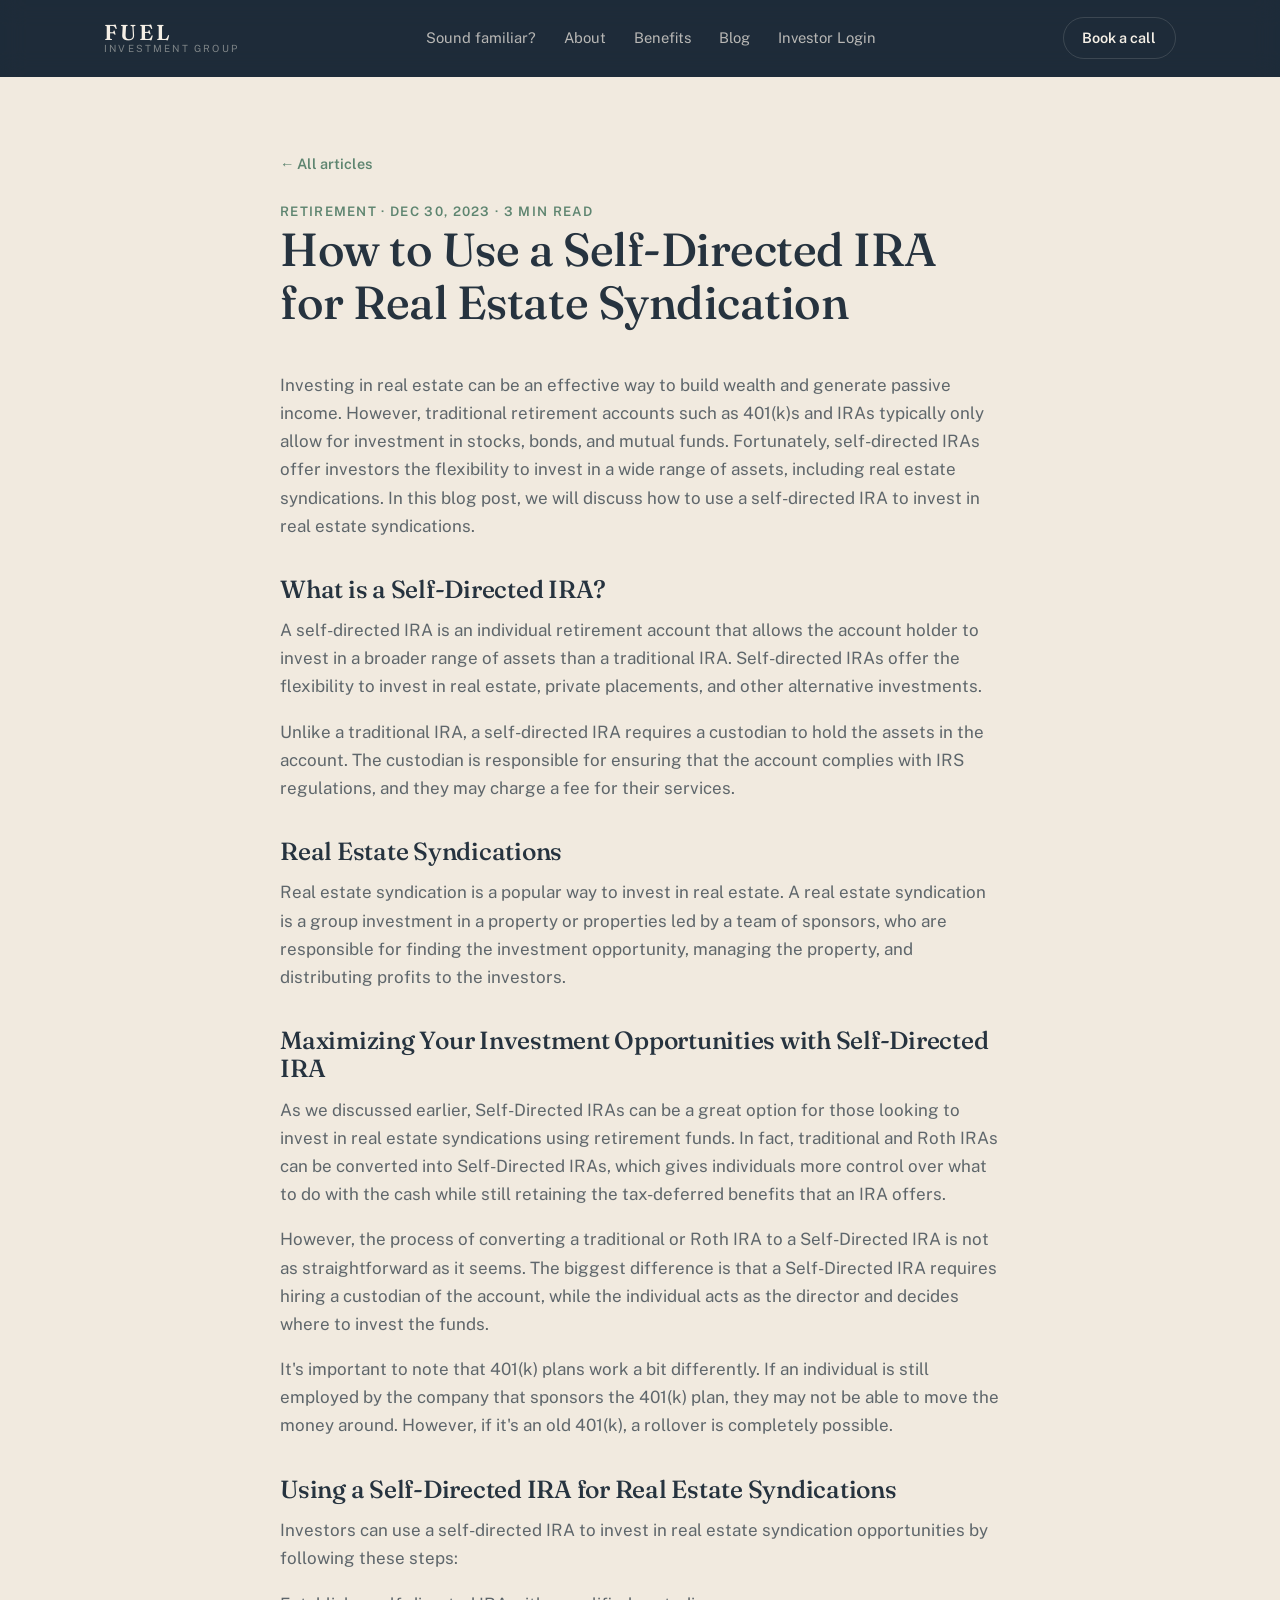
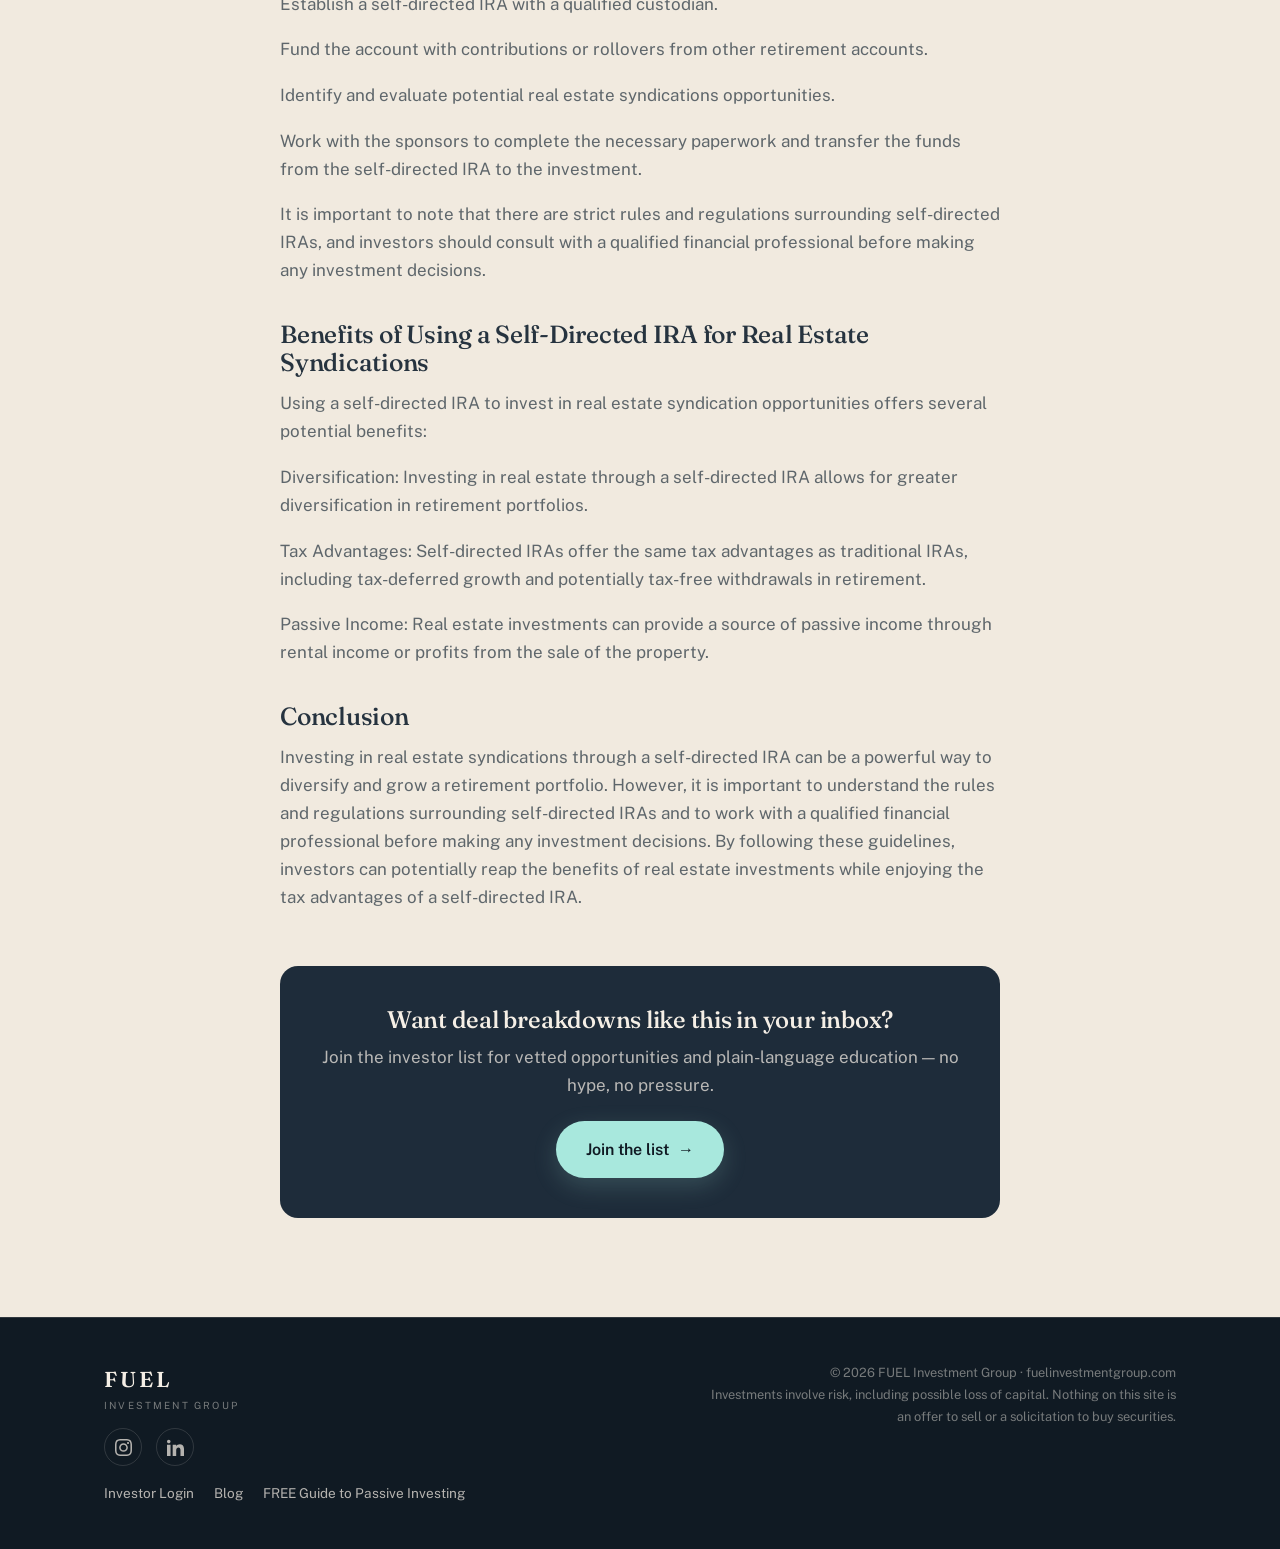
<file: blog/self-directed-ira-for-syndications.html>
<!DOCTYPE html>
<html lang="en">
<head>
  <meta charset="UTF-8">
  <meta name="viewport" content="width=device-width, initial-scale=1.0">
  <title>How to Use a Self-Directed IRA for Real Estate Syndication — FUEL Investment Group</title>
  <link rel="preconnect" href="https://fonts.googleapis.com">
  <link rel="preconnect" href="https://fonts.gstatic.com" crossorigin>
  <link href="https://fonts.googleapis.com/css2?family=Fraunces:ital,opsz,wght@0,9..144,400;0,9..144,500;0,9..144,600;1,9..144,400;1,9..144,500&family=Public+Sans:ital,wght@0,400;0,500;0,600;0,700;1,400&display=swap" rel="stylesheet">
  <link rel="stylesheet" href="../styles.css">
</head>
<body>

  <header class="site-header" id="siteHeader">
    <div class="container header-inner">
      <a href="../index.html" class="wordmark">
        <span class="wordmark-main">FUEL</span>
        <span class="wordmark-sub">Investment Group</span>
      </a>
      <nav class="site-nav">
        <a href="../index.html#pain">Sound familiar?</a>
        <a href="../index.html#about">About</a>
        <a href="../index.html#benefits">Benefits</a>
        <a href="index.html">Blog</a>
        <a href="https://fuelinvestmentgroup.cashflowportal.com/app" target="_blank" rel="noopener">Investor Login</a>
      </nav>
      <a href="../book.html" class="btn btn-small">Book a call</a>
    </div>
  </header>

  <section class="article section-cream">
    <div class="container">
      <div class="article-head">
        <a class="article-back" href="index.html">← All articles</a>
        <p class="article-meta">Retirement · Dec 30, 2023 · 3 min read</p>
        <h1>How to Use a Self-Directed IRA for Real Estate Syndication</h1>
      </div>
      <div class="prose">
        <p>Investing in real estate can be an effective way to build wealth and generate passive income. However, traditional retirement accounts such as 401(k)s and IRAs typically only allow for investment in stocks, bonds, and mutual funds. Fortunately, self-directed IRAs offer investors the flexibility to invest in a wide range of assets, including real estate syndications. In this blog post, we will discuss how to use a self-directed IRA to invest in real estate syndications.</p>
        <h2>What is a Self-Directed IRA?</h2>
        <p>A self-directed IRA is an individual retirement account that allows the account holder to invest in a broader range of assets than a traditional IRA. Self-directed IRAs offer the flexibility to invest in real estate, private placements, and other alternative investments.</p>
        <p>Unlike a traditional IRA, a self-directed IRA requires a custodian to hold the assets in the account. The custodian is responsible for ensuring that the account complies with IRS regulations, and they may charge a fee for their services.</p>
        <h2>Real Estate Syndications</h2>
        <p>Real estate syndication is a popular way to invest in real estate. A real estate syndication is a group investment in a property or properties led by a team of sponsors, who are responsible for finding the investment opportunity, managing the property, and distributing profits to the investors.</p>
        <h2>Maximizing Your Investment Opportunities with Self-Directed IRA</h2>
        <p>As we discussed earlier, Self-Directed IRAs can be a great option for those looking to invest in real estate syndications using retirement funds. In fact, traditional and Roth IRAs can be converted into Self-Directed IRAs, which gives individuals more control over what to do with the cash while still retaining the tax-deferred benefits that an IRA offers.</p>
        <p>However, the process of converting a traditional or Roth IRA to a Self-Directed IRA is not as straightforward as it seems. The biggest difference is that a Self-Directed IRA requires hiring a custodian of the account, while the individual acts as the director and decides where to invest the funds.</p>
        <p>It's important to note that 401(k) plans work a bit differently. If an individual is still employed by the company that sponsors the 401(k) plan, they may not be able to move the money around. However, if it's an old 401(k), a rollover is completely possible.</p>
        <h2>Using a Self-Directed IRA for Real Estate Syndications</h2>
        <p>Investors can use a self-directed IRA to invest in real estate syndication opportunities by following these steps:</p>
        <p>Establish a self-directed IRA with a qualified custodian.</p>
        <p>Fund the account with contributions or rollovers from other retirement accounts.</p>
        <p>Identify and evaluate potential real estate syndications opportunities.</p>
        <p>Work with the sponsors to complete the necessary paperwork and transfer the funds from the self-directed IRA to the investment.</p>
        <p>It is important to note that there are strict rules and regulations surrounding self-directed IRAs, and investors should consult with a qualified financial professional before making any investment decisions.</p>
        <h2>Benefits of Using a Self-Directed IRA for Real Estate Syndications</h2>
        <p>Using a self-directed IRA to invest in real estate syndication opportunities offers several potential benefits:</p>
        <p>Diversification: Investing in real estate through a self-directed IRA allows for greater diversification in retirement portfolios.</p>
        <p>Tax Advantages: Self-directed IRAs offer the same tax advantages as traditional IRAs, including tax-deferred growth and potentially tax-free withdrawals in retirement.</p>
        <p>Passive Income: Real estate investments can provide a source of passive income through rental income or profits from the sale of the property.</p>
        <h2>Conclusion</h2>
        <p>Investing in real estate syndications through a self-directed IRA can be a powerful way to diversify and grow a retirement portfolio. However, it is important to understand the rules and regulations surrounding self-directed IRAs and to work with a qualified financial professional before making any investment decisions. By following these guidelines, investors can potentially reap the benefits of real estate investments while enjoying the tax advantages of a self-directed IRA.</p>
      </div>
      <div class="article-cta">
        <h2>Want deal breakdowns like this in your inbox?</h2>
        <p>Join the investor list for vetted opportunities and plain-language education — no hype, no pressure.</p>
        <a href="../join.html" class="btn btn-primary">Join the list <span class="arrow">→</span></a>
      </div>
    </div>
  </section>

  <footer class="site-footer">
    <div class="container footer-inner">
      <div>
        <p class="wordmark-main">FUEL</p>
        <p class="wordmark-sub">Investment Group</p>
        <div class="footer-social">
          <a href="https://www.instagram.com/its.evelyn.shen/" target="_blank" rel="noopener" aria-label="Instagram">
            <svg viewBox="0 0 24 24" aria-hidden="true"><path d="M12 2.163c3.204 0 3.584.012 4.85.07 3.252.148 4.771 1.691 4.919 4.919.058 1.265.069 1.645.069 4.849 0 3.205-.012 3.584-.069 4.849-.149 3.225-1.664 4.771-4.919 4.919-1.266.058-1.644.07-4.85.07-3.204 0-3.584-.012-4.849-.07-3.26-.149-4.771-1.699-4.919-4.92-.058-1.265-.07-1.644-.07-4.849 0-3.204.013-3.583.07-4.849.149-3.227 1.664-4.771 4.919-4.919 1.266-.057 1.645-.069 4.849-.069zm0-2.163c-3.259 0-3.667.014-4.947.072-4.358.2-6.78 2.618-6.98 6.98-.059 1.281-.073 1.689-.073 4.948 0 3.259.014 3.668.072 4.948.2 4.358 2.618 6.78 6.98 6.98 1.281.058 1.689.072 4.948.072 3.259 0 3.668-.014 4.948-.072 4.354-.2 6.782-2.618 6.979-6.98.059-1.28.073-1.689.073-4.948 0-3.259-.014-3.667-.072-4.947-.196-4.354-2.617-6.78-6.979-6.98-1.281-.059-1.69-.073-4.949-.073zm0 5.838c-3.403 0-6.162 2.759-6.162 6.162s2.759 6.163 6.162 6.163 6.162-2.759 6.162-6.163c0-3.403-2.759-6.162-6.162-6.162zm0 10.162c-2.209 0-4-1.79-4-4 0-2.209 1.791-4 4-4s4 1.791 4 4c0 2.21-1.791 4-4 4zm6.406-11.845c-.796 0-1.441.645-1.441 1.44s.645 1.44 1.441 1.44c.795 0 1.439-.645 1.439-1.44s-.644-1.44-1.439-1.44z"/></svg>
          </a>
          <a href="https://www.linkedin.com/in/evelynshen/" target="_blank" rel="noopener" aria-label="LinkedIn">
            <svg viewBox="0 0 24 24" aria-hidden="true"><path d="M4.98 3.5C4.98 4.881 3.87 6 2.5 6S.02 4.881.02 3.5C.02 2.12 1.13 1 2.5 1s2.48 1.12 2.48 2.5zM5 8H0v16h5V8zm7.982 0H8.014v16h4.969v-8.399c0-4.67 6.029-5.052 6.029 0V24H24V13.869c0-7.88-8.922-7.593-11.018-3.714V8z"/></svg>
          </a>
        </div>
        <div class="footer-links">
          <a href="https://fuelinvestmentgroup.cashflowportal.com/app" target="_blank" rel="noopener">Investor Login</a>
          <a href="index.html">Blog</a>
          <a href="https://evelynshen.com/connect-6630" target="_blank" rel="noopener">FREE Guide to Passive Investing</a>
        </div>
      </div>
      <p class="footer-legal">
        © 2026 FUEL Investment Group · fuelinvestmentgroup.com<br>
        Investments involve risk, including possible loss of capital. Nothing on
        this site is an offer to sell or a solicitation to buy securities.
      </p>
    </div>
  </footer>

  <script src="../script.js"></script>
</body>
</html>
</file>
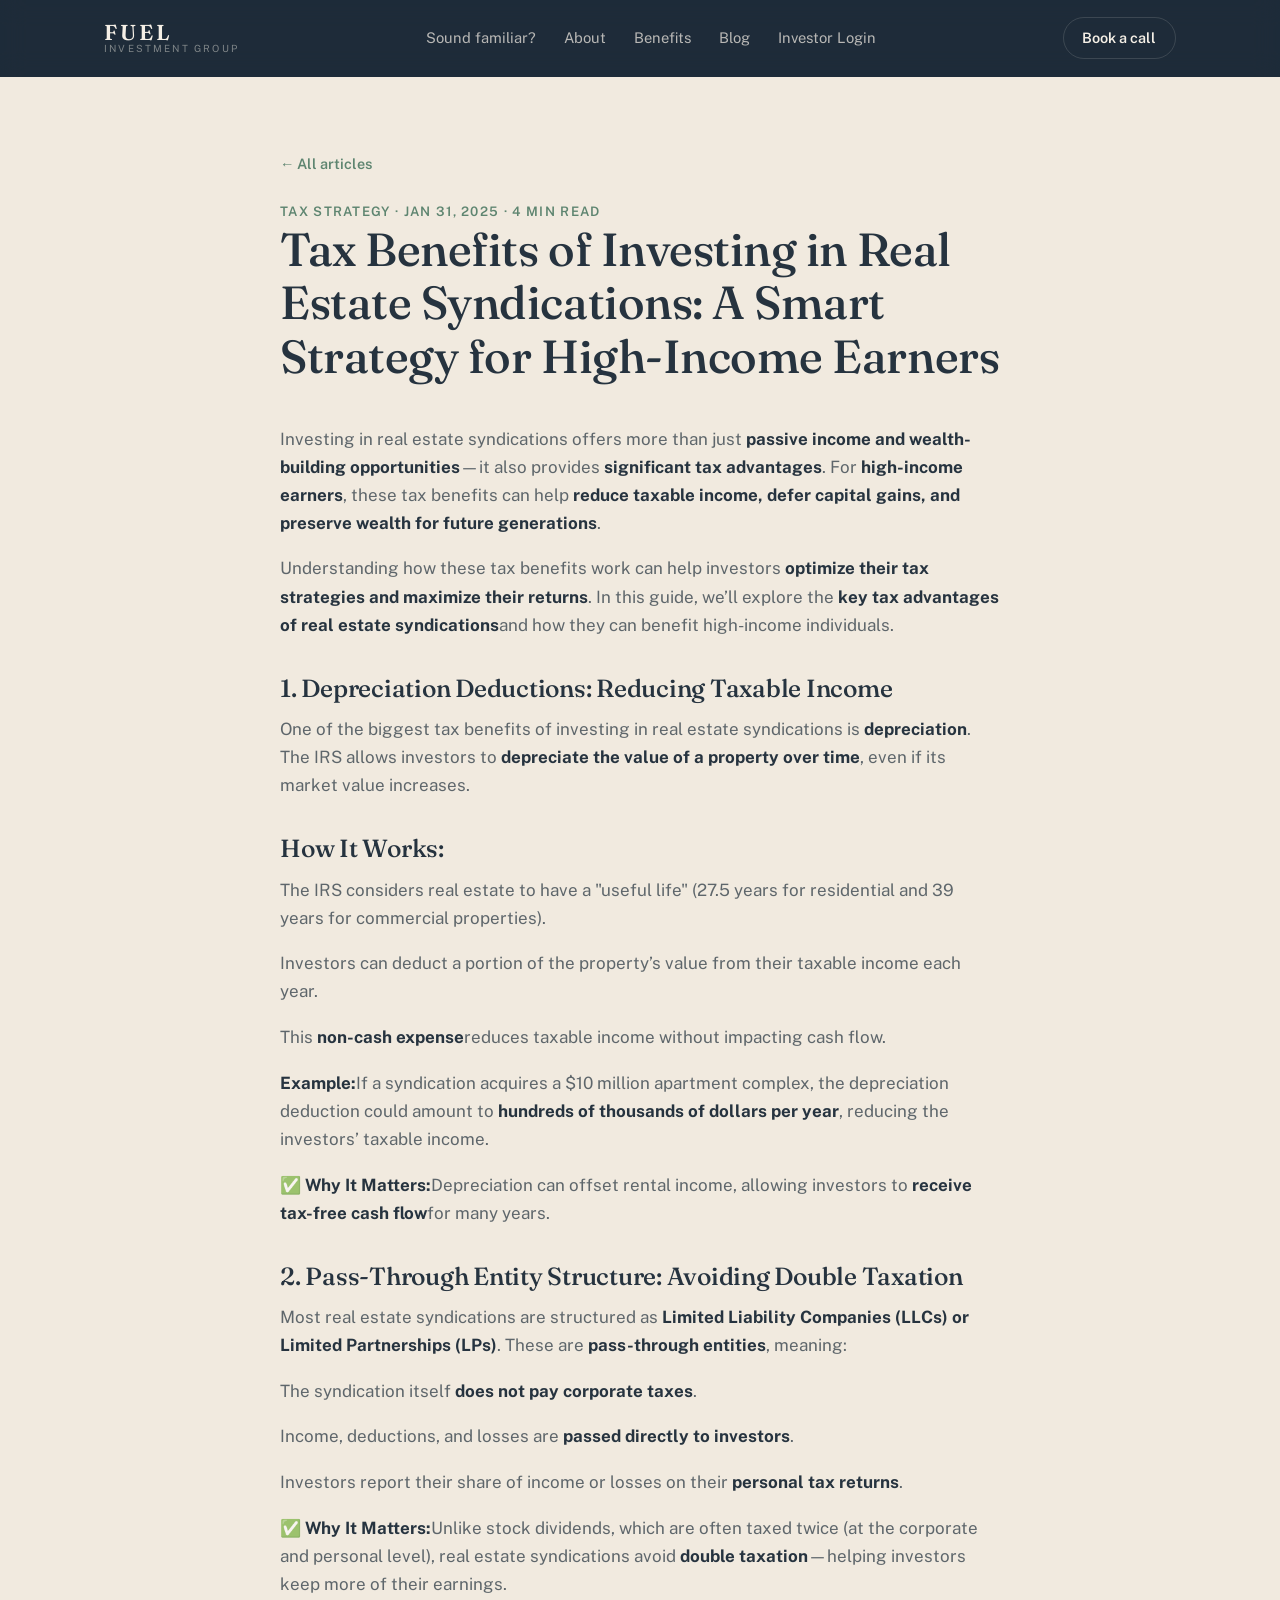
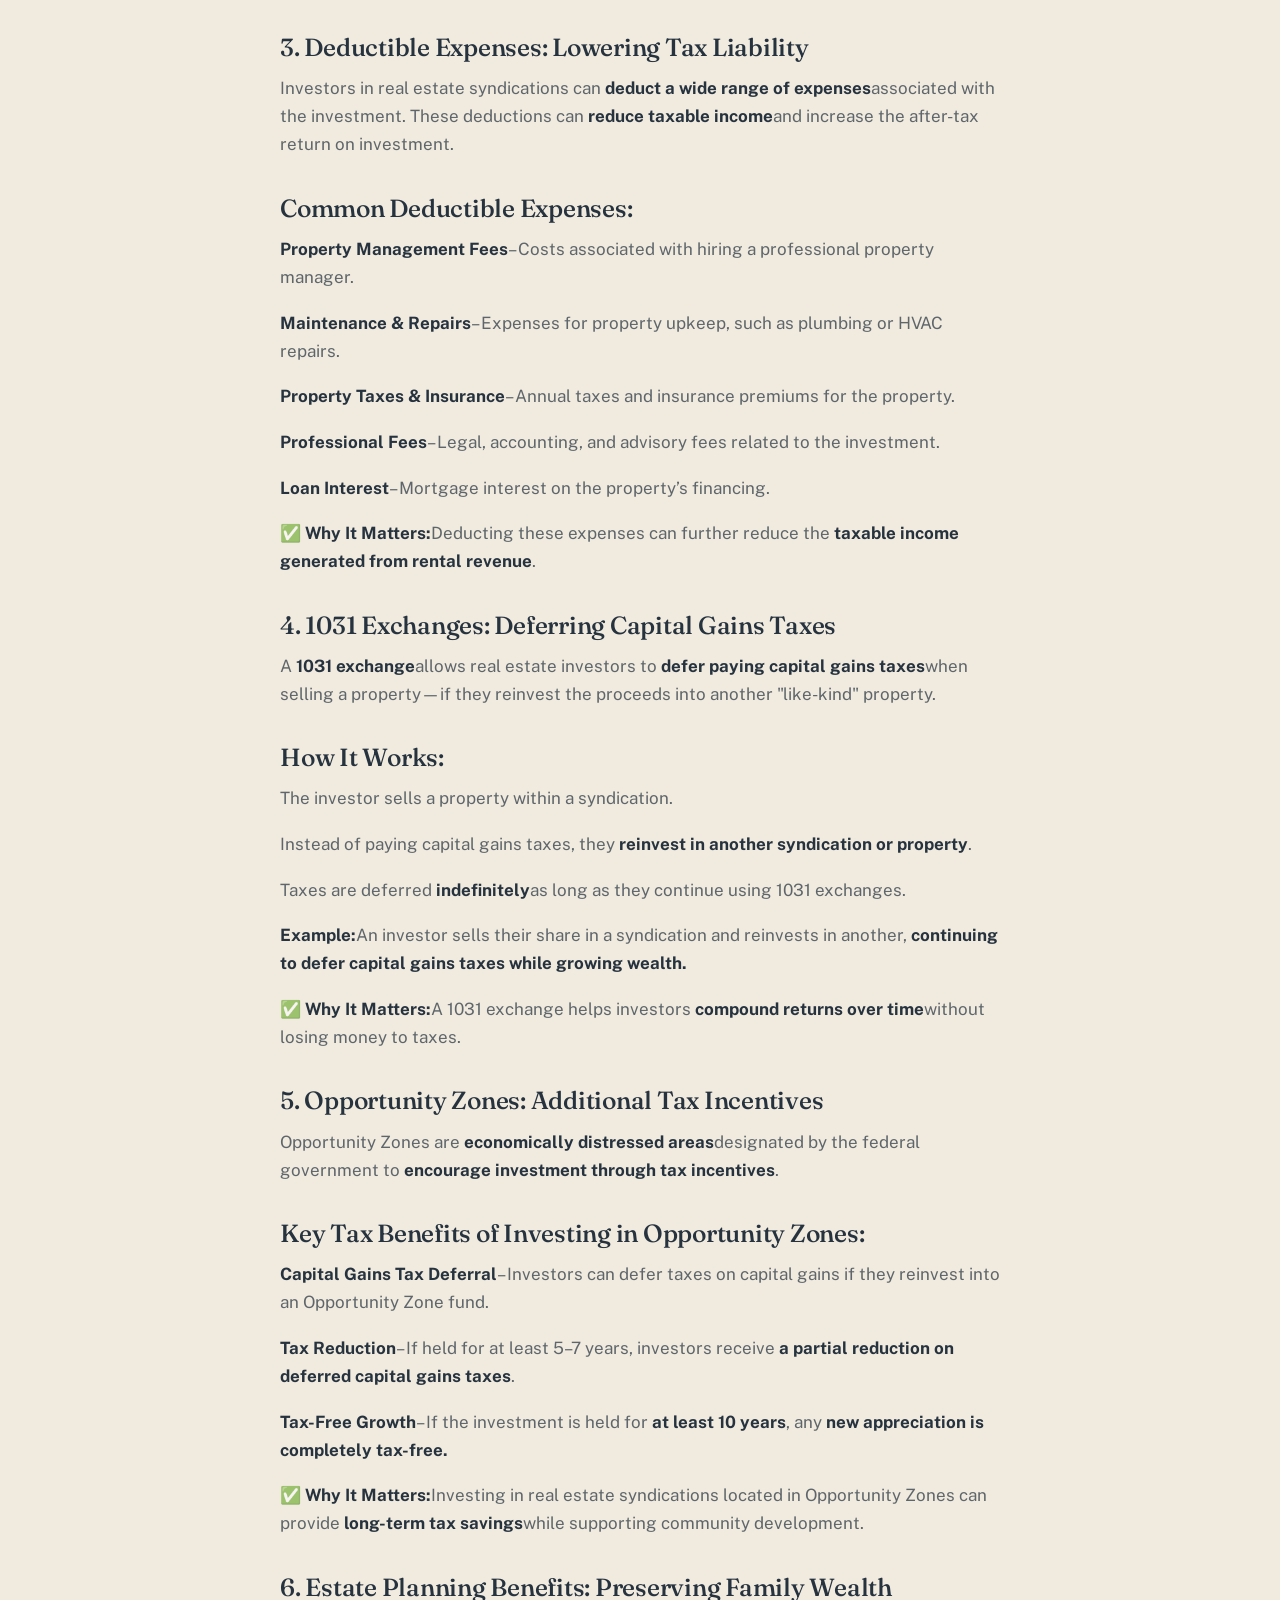
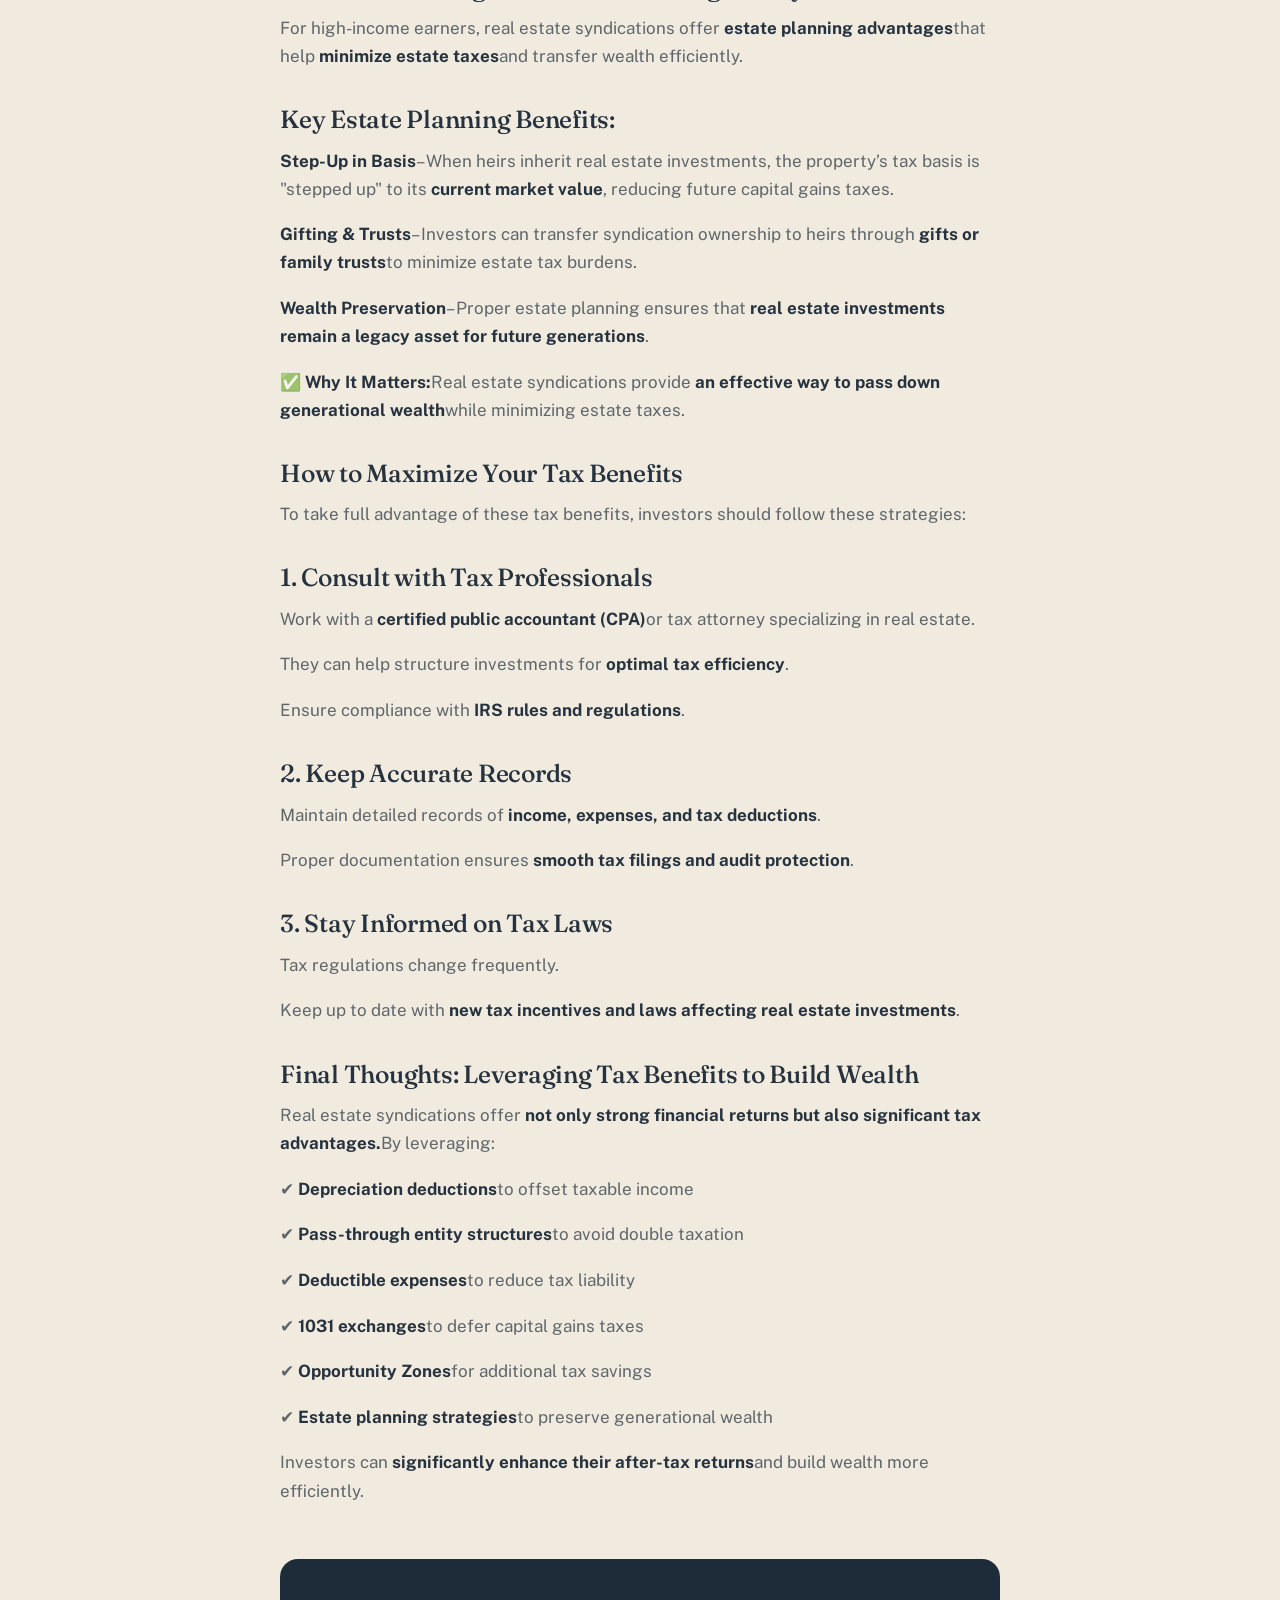
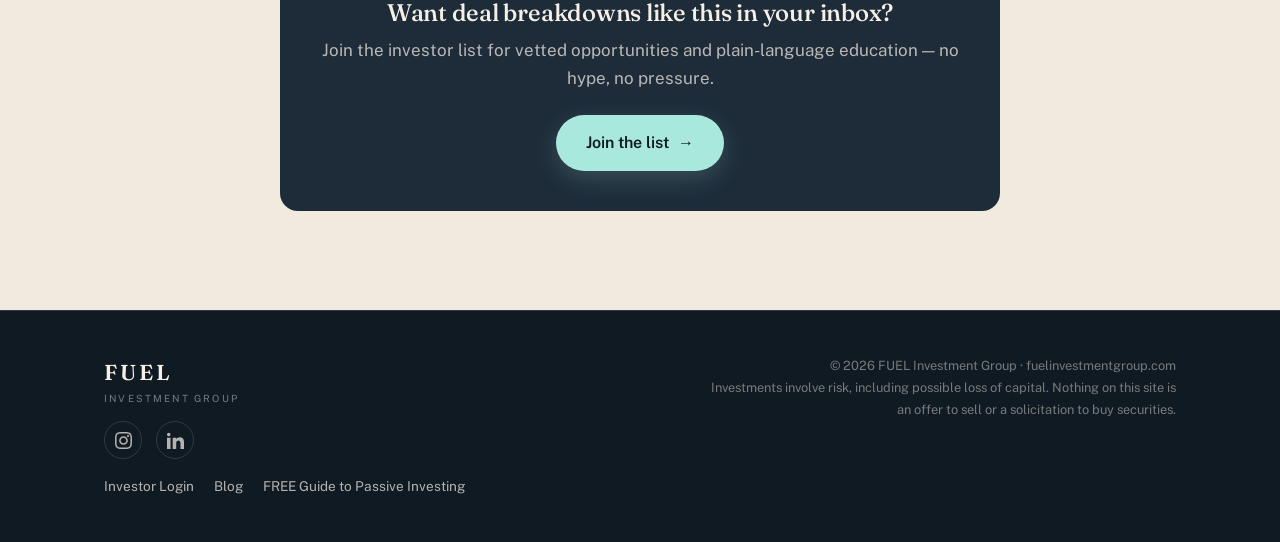
<file: blog/tax-benefits-of-real-estate-syndications.html>
<!DOCTYPE html>
<html lang="en">
<head>
  <meta charset="UTF-8">
  <meta name="viewport" content="width=device-width, initial-scale=1.0">
  <title>Tax Benefits of Investing in Real Estate Syndications: A Smart Strategy for High-Income Earners — FUEL Investment Group</title>
  <link rel="preconnect" href="https://fonts.googleapis.com">
  <link rel="preconnect" href="https://fonts.gstatic.com" crossorigin>
  <link href="https://fonts.googleapis.com/css2?family=Fraunces:ital,opsz,wght@0,9..144,400;0,9..144,500;0,9..144,600;1,9..144,400;1,9..144,500&family=Public+Sans:ital,wght@0,400;0,500;0,600;0,700;1,400&display=swap" rel="stylesheet">
  <link rel="stylesheet" href="../styles.css">
</head>
<body>

  <header class="site-header" id="siteHeader">
    <div class="container header-inner">
      <a href="../index.html" class="wordmark">
        <span class="wordmark-main">FUEL</span>
        <span class="wordmark-sub">Investment Group</span>
      </a>
      <nav class="site-nav">
        <a href="../index.html#pain">Sound familiar?</a>
        <a href="../index.html#about">About</a>
        <a href="../index.html#benefits">Benefits</a>
        <a href="index.html">Blog</a>
        <a href="https://fuelinvestmentgroup.cashflowportal.com/app" target="_blank" rel="noopener">Investor Login</a>
      </nav>
      <a href="../book.html" class="btn btn-small">Book a call</a>
    </div>
  </header>

  <section class="article section-cream">
    <div class="container">
      <div class="article-head">
        <a class="article-back" href="index.html">← All articles</a>
        <p class="article-meta">Tax Strategy · Jan 31, 2025 · 4 min read</p>
        <h1>Tax Benefits of Investing in Real Estate Syndications: A Smart Strategy for High-Income Earners</h1>
      </div>
      <div class="prose">
        <p>Investing in real estate syndications offers more than just <strong>passive income and wealth-building opportunities</strong>—it also provides <strong>significant tax advantages</strong>. For <strong>high-income earners</strong>, these tax benefits can help <strong>reduce taxable income, defer capital gains, and preserve wealth for future generations</strong>.</p>
        <p>Understanding how these tax benefits work can help investors <strong>optimize their tax strategies and maximize their returns</strong>. In this guide, we’ll explore the <strong>key tax advantages of real estate syndications</strong>and how they can benefit high-income individuals.</p>
        <h2>1. Depreciation Deductions: Reducing Taxable Income</h2>
        <p>One of the biggest tax benefits of investing in real estate syndications is <strong>depreciation</strong>. The IRS allows investors to <strong>depreciate the value of a property over time</strong>, even if its market value increases.</p>
        <h2>How It Works:</h2>
        <p>The IRS considers real estate to have a "useful life" (27.5 years for residential and 39 years for commercial properties).</p>
        <p>Investors can deduct a portion of the property’s value from their taxable income each year.</p>
        <p>This <strong>non-cash expense</strong>reduces taxable income without impacting cash flow.</p>
        <p><strong>Example:</strong>If a syndication acquires a $10 million apartment complex, the depreciation deduction could amount to <strong>hundreds of thousands of dollars per year</strong>, reducing the investors’ taxable income.</p>
        <p>✅ <strong>Why It Matters:</strong>Depreciation can offset rental income, allowing investors to <strong>receive tax-free cash flow</strong>for many years.</p>
        <h2>2. Pass-Through Entity Structure: Avoiding Double Taxation</h2>
        <p>Most real estate syndications are structured as <strong>Limited Liability Companies (LLCs) or Limited Partnerships (LPs)</strong>. These are <strong>pass-through entities</strong>, meaning:</p>
        <p>The syndication itself <strong>does not pay corporate taxes</strong>.</p>
        <p>Income, deductions, and losses are <strong>passed directly to investors</strong>.</p>
        <p>Investors report their share of income or losses on their <strong>personal tax returns</strong>.</p>
        <p>✅ <strong>Why It Matters:</strong>Unlike stock dividends, which are often taxed twice (at the corporate and personal level), real estate syndications avoid <strong>double taxation</strong>—helping investors keep more of their earnings.</p>
        <h2>3. Deductible Expenses: Lowering Tax Liability</h2>
        <p>Investors in real estate syndications can <strong>deduct a wide range of expenses</strong>associated with the investment. These deductions can <strong>reduce taxable income</strong>and increase the after-tax return on investment.</p>
        <h2>Common Deductible Expenses:</h2>
        <p><strong>Property Management Fees</strong>– Costs associated with hiring a professional property manager.</p>
        <p><strong>Maintenance &amp; Repairs</strong>– Expenses for property upkeep, such as plumbing or HVAC repairs.</p>
        <p><strong>Property Taxes &amp; Insurance</strong>– Annual taxes and insurance premiums for the property.</p>
        <p><strong>Professional Fees</strong>– Legal, accounting, and advisory fees related to the investment.</p>
        <p><strong>Loan Interest</strong>– Mortgage interest on the property’s financing.</p>
        <p>✅ <strong>Why It Matters:</strong>Deducting these expenses can further reduce the <strong>taxable income generated from rental revenue</strong>.</p>
        <h2>4. 1031 Exchanges: Deferring Capital Gains Taxes</h2>
        <p>A <strong>1031 exchange</strong>allows real estate investors to <strong>defer paying capital gains taxes</strong>when selling a property—if they reinvest the proceeds into another "like-kind" property.</p>
        <h2>How It Works:</h2>
        <p>The investor sells a property within a syndication.</p>
        <p>Instead of paying capital gains taxes, they <strong>reinvest in another syndication or property</strong>.</p>
        <p>Taxes are deferred <strong>indefinitely</strong>as long as they continue using 1031 exchanges.</p>
        <p><strong>Example:</strong>An investor sells their share in a syndication and reinvests in another, <strong>continuing to defer capital gains taxes while growing wealth.</strong></p>
        <p>✅ <strong>Why It Matters:</strong>A 1031 exchange helps investors <strong>compound returns over time</strong>without losing money to taxes.</p>
        <h2>5. Opportunity Zones: Additional Tax Incentives</h2>
        <p>Opportunity Zones are <strong>economically distressed areas</strong>designated by the federal government to <strong>encourage investment through tax incentives</strong>.</p>
        <h2>Key Tax Benefits of Investing in Opportunity Zones:</h2>
        <p><strong>Capital Gains Tax Deferral</strong>– Investors can defer taxes on capital gains if they reinvest into an Opportunity Zone fund.</p>
        <p><strong>Tax Reduction</strong>– If held for at least 5–7 years, investors receive <strong>a partial reduction on deferred capital gains taxes</strong>.</p>
        <p><strong>Tax-Free Growth</strong>– If the investment is held for <strong>at least 10 years</strong>, any <strong>new appreciation is completely tax-free.</strong></p>
        <p>✅ <strong>Why It Matters:</strong>Investing in real estate syndications located in Opportunity Zones can provide <strong>long-term tax savings</strong>while supporting community development.</p>
        <h2>6. Estate Planning Benefits: Preserving Family Wealth</h2>
        <p>For high-income earners, real estate syndications offer <strong>estate planning advantages</strong>that help <strong>minimize estate taxes</strong>and transfer wealth efficiently.</p>
        <h2>Key Estate Planning Benefits:</h2>
        <p><strong>Step-Up in Basis</strong>– When heirs inherit real estate investments, the property’s tax basis is "stepped up" to its <strong>current market value</strong>, reducing future capital gains taxes.</p>
        <p><strong>Gifting &amp; Trusts</strong>– Investors can transfer syndication ownership to heirs through <strong>gifts or family trusts</strong>to minimize estate tax burdens.</p>
        <p><strong>Wealth Preservation</strong>– Proper estate planning ensures that <strong>real estate investments remain a legacy asset for future generations</strong>.</p>
        <p>✅ <strong>Why It Matters:</strong>Real estate syndications provide <strong>an effective way to pass down generational wealth</strong>while minimizing estate taxes.</p>
        <h2>How to Maximize Your Tax Benefits</h2>
        <p>To take full advantage of these tax benefits, investors should follow these strategies:</p>
        <h2>1. Consult with Tax Professionals</h2>
        <p>Work with a <strong>certified public accountant (CPA)</strong>or tax attorney specializing in real estate.</p>
        <p>They can help structure investments for <strong>optimal tax efficiency</strong>.</p>
        <p>Ensure compliance with <strong>IRS rules and regulations</strong>.</p>
        <h2>2. Keep Accurate Records</h2>
        <p>Maintain detailed records of <strong>income, expenses, and tax deductions</strong>.</p>
        <p>Proper documentation ensures <strong>smooth tax filings and audit protection</strong>.</p>
        <h2>3. Stay Informed on Tax Laws</h2>
        <p>Tax regulations change frequently.</p>
        <p>Keep up to date with <strong>new tax incentives and laws affecting real estate investments</strong>.</p>
        <h2>Final Thoughts: Leveraging Tax Benefits to Build Wealth</h2>
        <p>Real estate syndications offer <strong>not only strong financial returns but also significant tax advantages.</strong>By leveraging:</p>
        <p>✔ <strong>Depreciation deductions</strong>to offset taxable income</p>
        <p>✔ <strong>Pass-through entity structures</strong>to avoid double taxation</p>
        <p>✔ <strong>Deductible expenses</strong>to reduce tax liability</p>
        <p>✔ <strong>1031 exchanges</strong>to defer capital gains taxes</p>
        <p>✔ <strong>Opportunity Zones</strong>for additional tax savings</p>
        <p>✔ <strong>Estate planning strategies</strong>to preserve generational wealth</p>
        <p>Investors can <strong>significantly enhance their after-tax returns</strong>and build wealth more efficiently.</p>
      </div>
      <div class="article-cta">
        <h2>Want deal breakdowns like this in your inbox?</h2>
        <p>Join the investor list for vetted opportunities and plain-language education — no hype, no pressure.</p>
        <a href="../join.html" class="btn btn-primary">Join the list <span class="arrow">→</span></a>
      </div>
    </div>
  </section>

  <footer class="site-footer">
    <div class="container footer-inner">
      <div>
        <p class="wordmark-main">FUEL</p>
        <p class="wordmark-sub">Investment Group</p>
        <div class="footer-social">
          <a href="https://www.instagram.com/its.evelyn.shen/" target="_blank" rel="noopener" aria-label="Instagram">
            <svg viewBox="0 0 24 24" aria-hidden="true"><path d="M12 2.163c3.204 0 3.584.012 4.85.07 3.252.148 4.771 1.691 4.919 4.919.058 1.265.069 1.645.069 4.849 0 3.205-.012 3.584-.069 4.849-.149 3.225-1.664 4.771-4.919 4.919-1.266.058-1.644.07-4.85.07-3.204 0-3.584-.012-4.849-.07-3.26-.149-4.771-1.699-4.919-4.92-.058-1.265-.07-1.644-.07-4.849 0-3.204.013-3.583.07-4.849.149-3.227 1.664-4.771 4.919-4.919 1.266-.057 1.645-.069 4.849-.069zm0-2.163c-3.259 0-3.667.014-4.947.072-4.358.2-6.78 2.618-6.98 6.98-.059 1.281-.073 1.689-.073 4.948 0 3.259.014 3.668.072 4.948.2 4.358 2.618 6.78 6.98 6.98 1.281.058 1.689.072 4.948.072 3.259 0 3.668-.014 4.948-.072 4.354-.2 6.782-2.618 6.979-6.98.059-1.28.073-1.689.073-4.948 0-3.259-.014-3.667-.072-4.947-.196-4.354-2.617-6.78-6.979-6.98-1.281-.059-1.69-.073-4.949-.073zm0 5.838c-3.403 0-6.162 2.759-6.162 6.162s2.759 6.163 6.162 6.163 6.162-2.759 6.162-6.163c0-3.403-2.759-6.162-6.162-6.162zm0 10.162c-2.209 0-4-1.79-4-4 0-2.209 1.791-4 4-4s4 1.791 4 4c0 2.21-1.791 4-4 4zm6.406-11.845c-.796 0-1.441.645-1.441 1.44s.645 1.44 1.441 1.44c.795 0 1.439-.645 1.439-1.44s-.644-1.44-1.439-1.44z"/></svg>
          </a>
          <a href="https://www.linkedin.com/in/evelynshen/" target="_blank" rel="noopener" aria-label="LinkedIn">
            <svg viewBox="0 0 24 24" aria-hidden="true"><path d="M4.98 3.5C4.98 4.881 3.87 6 2.5 6S.02 4.881.02 3.5C.02 2.12 1.13 1 2.5 1s2.48 1.12 2.48 2.5zM5 8H0v16h5V8zm7.982 0H8.014v16h4.969v-8.399c0-4.67 6.029-5.052 6.029 0V24H24V13.869c0-7.88-8.922-7.593-11.018-3.714V8z"/></svg>
          </a>
        </div>
        <div class="footer-links">
          <a href="https://fuelinvestmentgroup.cashflowportal.com/app" target="_blank" rel="noopener">Investor Login</a>
          <a href="index.html">Blog</a>
          <a href="https://evelynshen.com/connect-6630" target="_blank" rel="noopener">FREE Guide to Passive Investing</a>
        </div>
      </div>
      <p class="footer-legal">
        © 2026 FUEL Investment Group · fuelinvestmentgroup.com<br>
        Investments involve risk, including possible loss of capital. Nothing on
        this site is an offer to sell or a solicitation to buy securities.
      </p>
    </div>
  </footer>

  <script src="../script.js"></script>
</body>
</html>
</file>
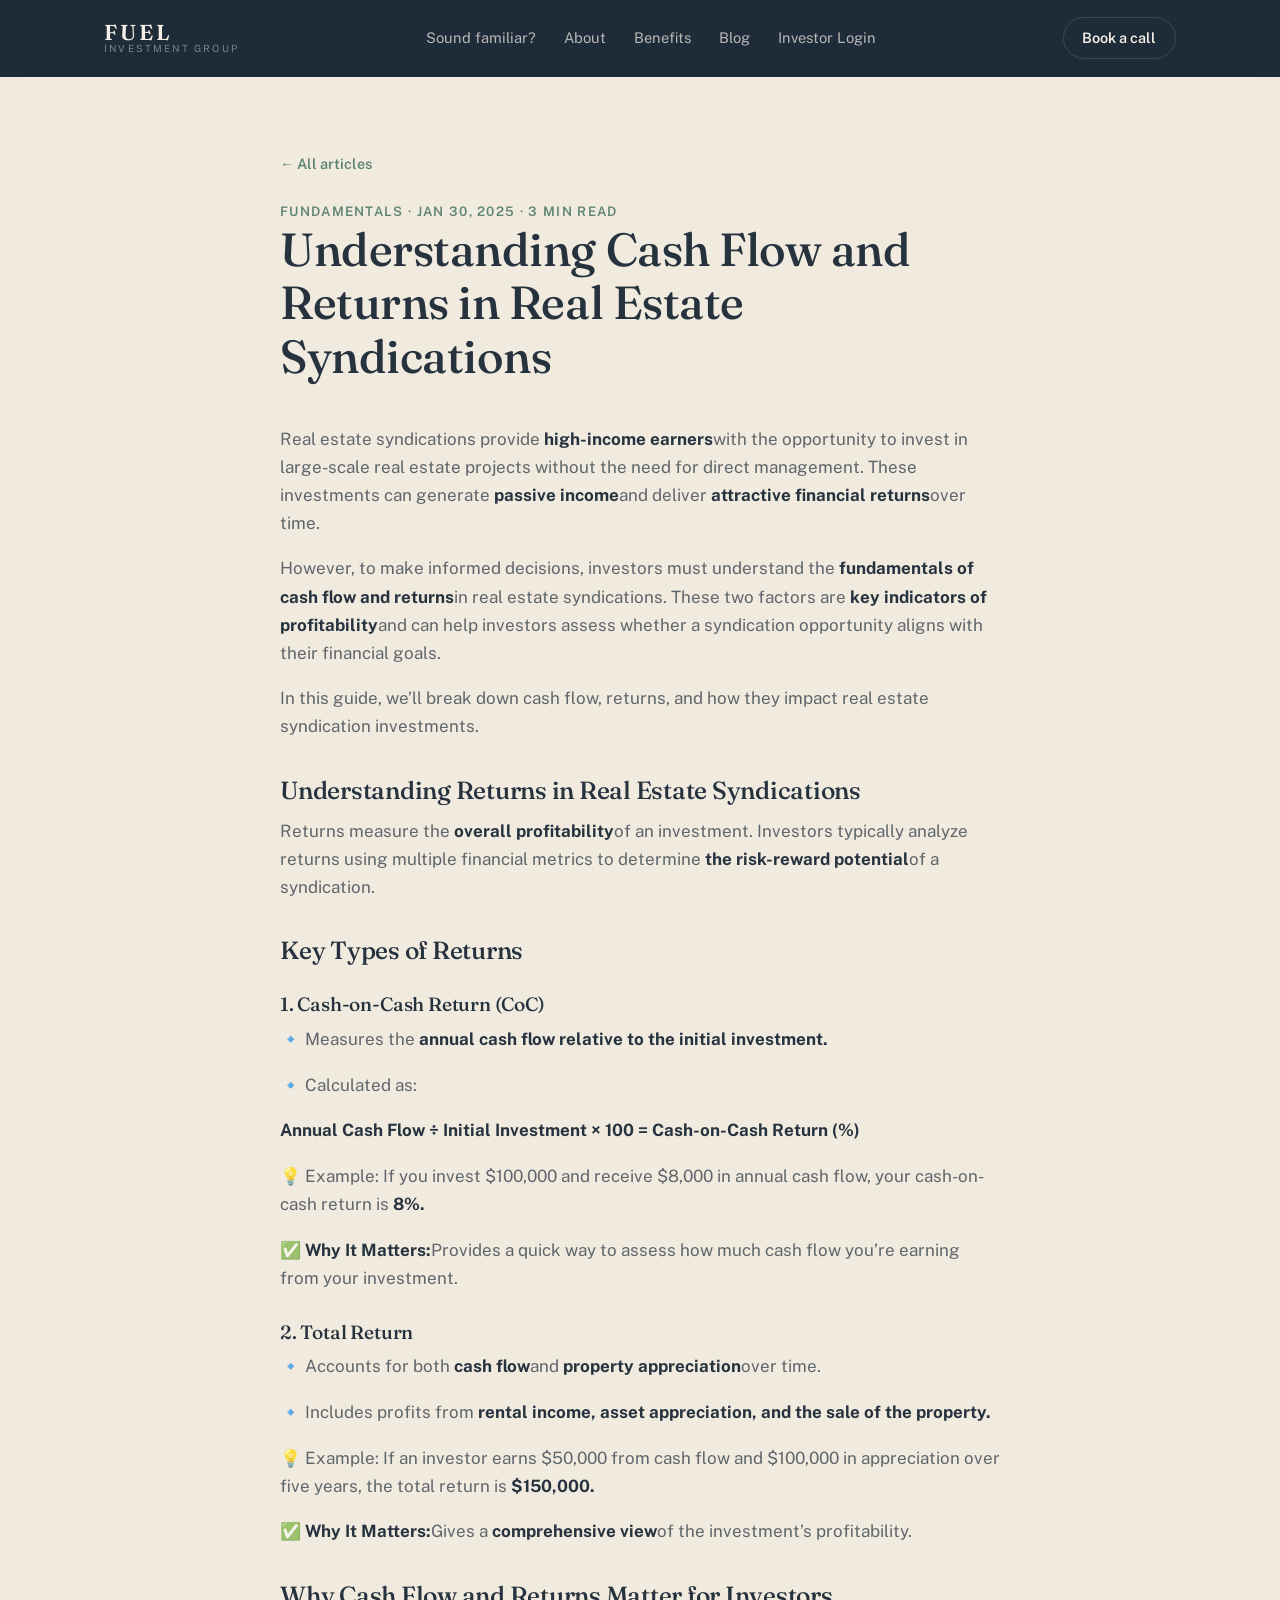
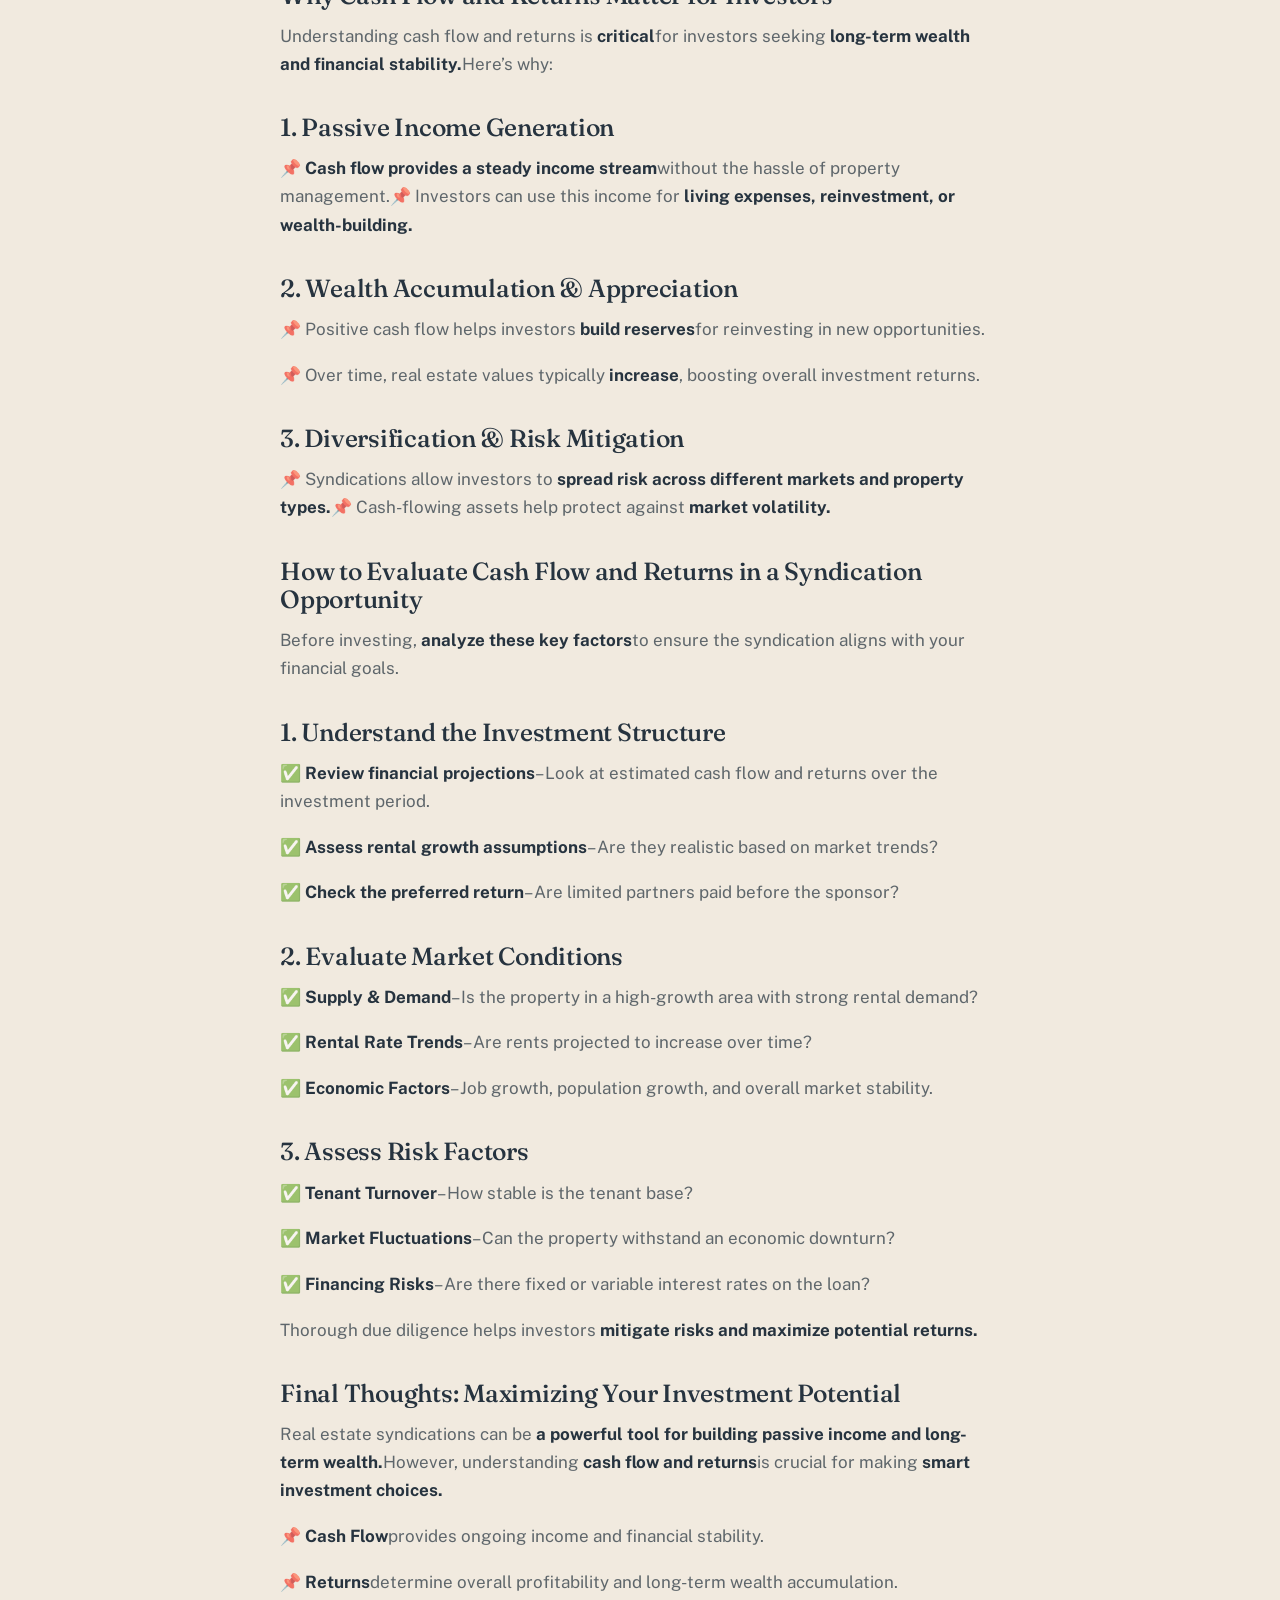
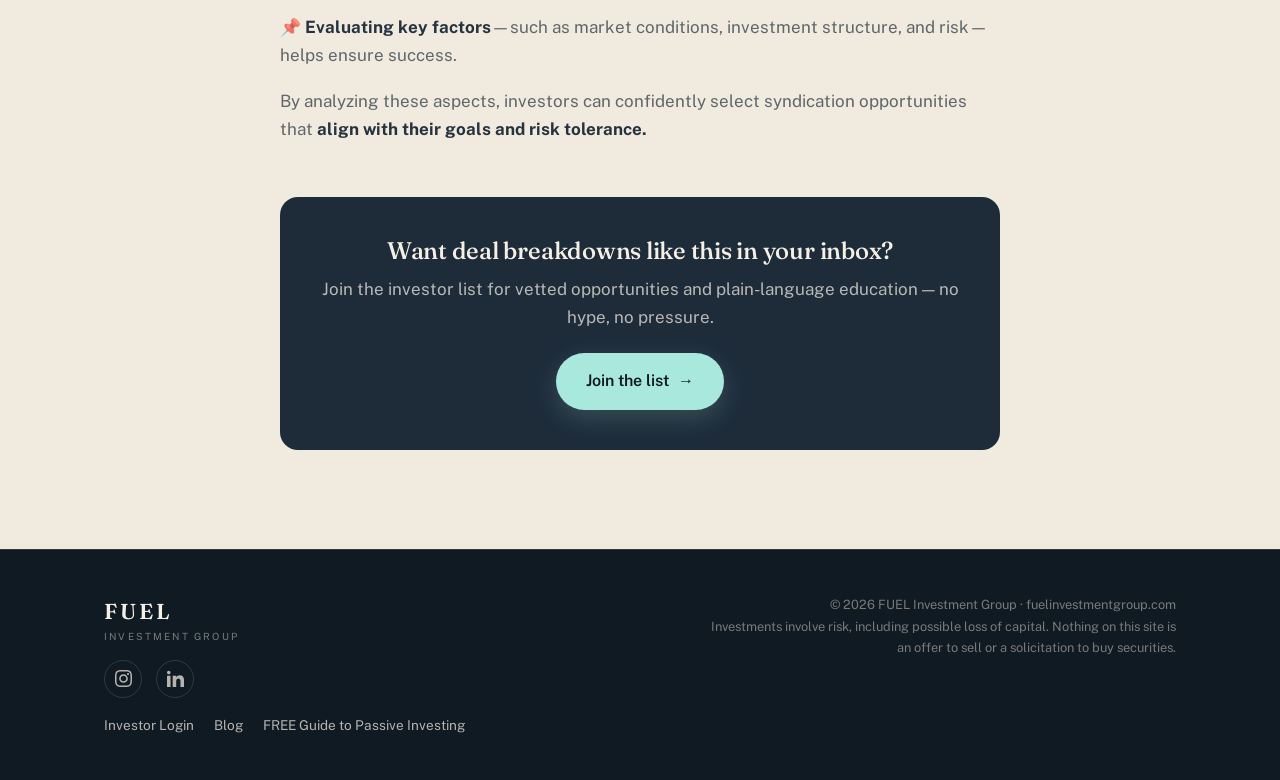
<file: blog/understanding-cash-flow-and-returns.html>
<!DOCTYPE html>
<html lang="en">
<head>
  <meta charset="UTF-8">
  <meta name="viewport" content="width=device-width, initial-scale=1.0">
  <title>Understanding Cash Flow and Returns in Real Estate Syndications — FUEL Investment Group</title>
  <link rel="preconnect" href="https://fonts.googleapis.com">
  <link rel="preconnect" href="https://fonts.gstatic.com" crossorigin>
  <link href="https://fonts.googleapis.com/css2?family=Fraunces:ital,opsz,wght@0,9..144,400;0,9..144,500;0,9..144,600;1,9..144,400;1,9..144,500&family=Public+Sans:ital,wght@0,400;0,500;0,600;0,700;1,400&display=swap" rel="stylesheet">
  <link rel="stylesheet" href="../styles.css">
</head>
<body>

  <header class="site-header" id="siteHeader">
    <div class="container header-inner">
      <a href="../index.html" class="wordmark">
        <span class="wordmark-main">FUEL</span>
        <span class="wordmark-sub">Investment Group</span>
      </a>
      <nav class="site-nav">
        <a href="../index.html#pain">Sound familiar?</a>
        <a href="../index.html#about">About</a>
        <a href="../index.html#benefits">Benefits</a>
        <a href="index.html">Blog</a>
        <a href="https://fuelinvestmentgroup.cashflowportal.com/app" target="_blank" rel="noopener">Investor Login</a>
      </nav>
      <a href="../book.html" class="btn btn-small">Book a call</a>
    </div>
  </header>

  <section class="article section-cream">
    <div class="container">
      <div class="article-head">
        <a class="article-back" href="index.html">← All articles</a>
        <p class="article-meta">Fundamentals · Jan 30, 2025 · 3 min read</p>
        <h1>Understanding Cash Flow and Returns in Real Estate Syndications</h1>
      </div>
      <div class="prose">
        <p>Real estate syndications provide <strong>high-income earners</strong>with the opportunity to invest in large-scale real estate projects without the need for direct management. These investments can generate <strong>passive income</strong>and deliver <strong>attractive financial returns</strong>over time.</p>
        <p>However, to make informed decisions, investors must understand the <strong>fundamentals of cash flow and returns</strong>in real estate syndications. These two factors are <strong>key indicators of profitability</strong>and can help investors assess whether a syndication opportunity aligns with their financial goals.</p>
        <p>In this guide, we’ll break down cash flow, returns, and how they impact real estate syndication investments.</p>
        <h2>Understanding Returns in Real Estate Syndications</h2>
        <p>Returns measure the <strong>overall profitability</strong>of an investment. Investors typically analyze returns using multiple financial metrics to determine <strong>the risk-reward potential</strong>of a syndication.</p>
        <h2>Key Types of Returns</h2>
        <h3>1. Cash-on-Cash Return (CoC)</h3>
        <p>🔹 Measures the <strong>annual cash flow relative to the initial investment.</strong></p>
        <p>🔹 Calculated as:</p>
        <p><strong>Annual Cash Flow ÷ Initial Investment × 100 = Cash-on-Cash Return (%)</strong></p>
        <p>💡 Example: If you invest $100,000 and receive $8,000 in annual cash flow, your cash-on-cash return is <strong>8%.</strong></p>
        <p>✅ <strong>Why It Matters:</strong>Provides a quick way to assess how much cash flow you’re earning from your investment.</p>
        <h3>2. Total Return</h3>
        <p>🔹 Accounts for both <strong>cash flow</strong>and <strong>property appreciation</strong>over time.</p>
        <p>🔹 Includes profits from <strong>rental income, asset appreciation, and the sale of the property.</strong></p>
        <p>💡 Example: If an investor earns $50,000 from cash flow and $100,000 in appreciation over five years, the total return is <strong>$150,000.</strong></p>
        <p>✅ <strong>Why It Matters:</strong>Gives a <strong>comprehensive view</strong>of the investment’s profitability.</p>
        <h2>Why Cash Flow and Returns Matter for Investors</h2>
        <p>Understanding cash flow and returns is <strong>critical</strong>for investors seeking <strong>long-term wealth and financial stability.</strong>Here’s why:</p>
        <h2>1. Passive Income Generation</h2>
        <p>📌 <strong>Cash flow provides a steady income stream</strong>without the hassle of property management.📌 Investors can use this income for <strong>living expenses, reinvestment, or wealth-building.</strong></p>
        <h2>2. Wealth Accumulation &amp; Appreciation</h2>
        <p>📌 Positive cash flow helps investors <strong>build reserves</strong>for reinvesting in new opportunities.</p>
        <p>📌 Over time, real estate values typically <strong>increase</strong>, boosting overall investment returns.</p>
        <h2>3. Diversification &amp; Risk Mitigation</h2>
        <p>📌 Syndications allow investors to <strong>spread risk across different markets and property types.</strong>📌 Cash-flowing assets help protect against <strong>market volatility.</strong></p>
        <h2>How to Evaluate Cash Flow and Returns in a Syndication Opportunity</h2>
        <p>Before investing, <strong>analyze these key factors</strong>to ensure the syndication aligns with your financial goals.</p>
        <h2>1. Understand the Investment Structure</h2>
        <p>✅ <strong>Review financial projections</strong>– Look at estimated cash flow and returns over the investment period.</p>
        <p>✅ <strong>Assess rental growth assumptions</strong>– Are they realistic based on market trends?</p>
        <p>✅ <strong>Check the preferred return</strong>– Are limited partners paid before the sponsor?</p>
        <h2>2. Evaluate Market Conditions</h2>
        <p>✅ <strong>Supply &amp; Demand</strong>– Is the property in a high-growth area with strong rental demand?</p>
        <p>✅ <strong>Rental Rate Trends</strong>– Are rents projected to increase over time?</p>
        <p>✅ <strong>Economic Factors</strong>– Job growth, population growth, and overall market stability.</p>
        <h2>3. Assess Risk Factors</h2>
        <p>✅ <strong>Tenant Turnover</strong>– How stable is the tenant base?</p>
        <p>✅ <strong>Market Fluctuations</strong>– Can the property withstand an economic downturn?</p>
        <p>✅ <strong>Financing Risks</strong>– Are there fixed or variable interest rates on the loan?</p>
        <p>Thorough due diligence helps investors <strong>mitigate risks and maximize potential returns.</strong></p>
        <h2>Final Thoughts: Maximizing Your Investment Potential</h2>
        <p>Real estate syndications can be <strong>a powerful tool for building passive income and long-term wealth.</strong>However, understanding <strong>cash flow and returns</strong>is crucial for making <strong>smart investment choices.</strong></p>
        <p>📌 <strong>Cash Flow</strong>provides ongoing income and financial stability.</p>
        <p>📌 <strong>Returns</strong>determine overall profitability and long-term wealth accumulation.</p>
        <p>📌 <strong>Evaluating key factors</strong>—such as market conditions, investment structure, and risk—helps ensure success.</p>
        <p>By analyzing these aspects, investors can confidently select syndication opportunities that <strong>align with their goals and risk tolerance.</strong></p>
      </div>
      <div class="article-cta">
        <h2>Want deal breakdowns like this in your inbox?</h2>
        <p>Join the investor list for vetted opportunities and plain-language education — no hype, no pressure.</p>
        <a href="../join.html" class="btn btn-primary">Join the list <span class="arrow">→</span></a>
      </div>
    </div>
  </section>

  <footer class="site-footer">
    <div class="container footer-inner">
      <div>
        <p class="wordmark-main">FUEL</p>
        <p class="wordmark-sub">Investment Group</p>
        <div class="footer-social">
          <a href="https://www.instagram.com/its.evelyn.shen/" target="_blank" rel="noopener" aria-label="Instagram">
            <svg viewBox="0 0 24 24" aria-hidden="true"><path d="M12 2.163c3.204 0 3.584.012 4.85.07 3.252.148 4.771 1.691 4.919 4.919.058 1.265.069 1.645.069 4.849 0 3.205-.012 3.584-.069 4.849-.149 3.225-1.664 4.771-4.919 4.919-1.266.058-1.644.07-4.85.07-3.204 0-3.584-.012-4.849-.07-3.26-.149-4.771-1.699-4.919-4.92-.058-1.265-.07-1.644-.07-4.849 0-3.204.013-3.583.07-4.849.149-3.227 1.664-4.771 4.919-4.919 1.266-.057 1.645-.069 4.849-.069zm0-2.163c-3.259 0-3.667.014-4.947.072-4.358.2-6.78 2.618-6.98 6.98-.059 1.281-.073 1.689-.073 4.948 0 3.259.014 3.668.072 4.948.2 4.358 2.618 6.78 6.98 6.98 1.281.058 1.689.072 4.948.072 3.259 0 3.668-.014 4.948-.072 4.354-.2 6.782-2.618 6.979-6.98.059-1.28.073-1.689.073-4.948 0-3.259-.014-3.667-.072-4.947-.196-4.354-2.617-6.78-6.979-6.98-1.281-.059-1.69-.073-4.949-.073zm0 5.838c-3.403 0-6.162 2.759-6.162 6.162s2.759 6.163 6.162 6.163 6.162-2.759 6.162-6.163c0-3.403-2.759-6.162-6.162-6.162zm0 10.162c-2.209 0-4-1.79-4-4 0-2.209 1.791-4 4-4s4 1.791 4 4c0 2.21-1.791 4-4 4zm6.406-11.845c-.796 0-1.441.645-1.441 1.44s.645 1.44 1.441 1.44c.795 0 1.439-.645 1.439-1.44s-.644-1.44-1.439-1.44z"/></svg>
          </a>
          <a href="https://www.linkedin.com/in/evelynshen/" target="_blank" rel="noopener" aria-label="LinkedIn">
            <svg viewBox="0 0 24 24" aria-hidden="true"><path d="M4.98 3.5C4.98 4.881 3.87 6 2.5 6S.02 4.881.02 3.5C.02 2.12 1.13 1 2.5 1s2.48 1.12 2.48 2.5zM5 8H0v16h5V8zm7.982 0H8.014v16h4.969v-8.399c0-4.67 6.029-5.052 6.029 0V24H24V13.869c0-7.88-8.922-7.593-11.018-3.714V8z"/></svg>
          </a>
        </div>
        <div class="footer-links">
          <a href="https://fuelinvestmentgroup.cashflowportal.com/app" target="_blank" rel="noopener">Investor Login</a>
          <a href="index.html">Blog</a>
          <a href="https://evelynshen.com/connect-6630" target="_blank" rel="noopener">FREE Guide to Passive Investing</a>
        </div>
      </div>
      <p class="footer-legal">
        © 2026 FUEL Investment Group · fuelinvestmentgroup.com<br>
        Investments involve risk, including possible loss of capital. Nothing on
        this site is an offer to sell or a solicitation to buy securities.
      </p>
    </div>
  </footer>

  <script src="../script.js"></script>
</body>
</html>
</file>
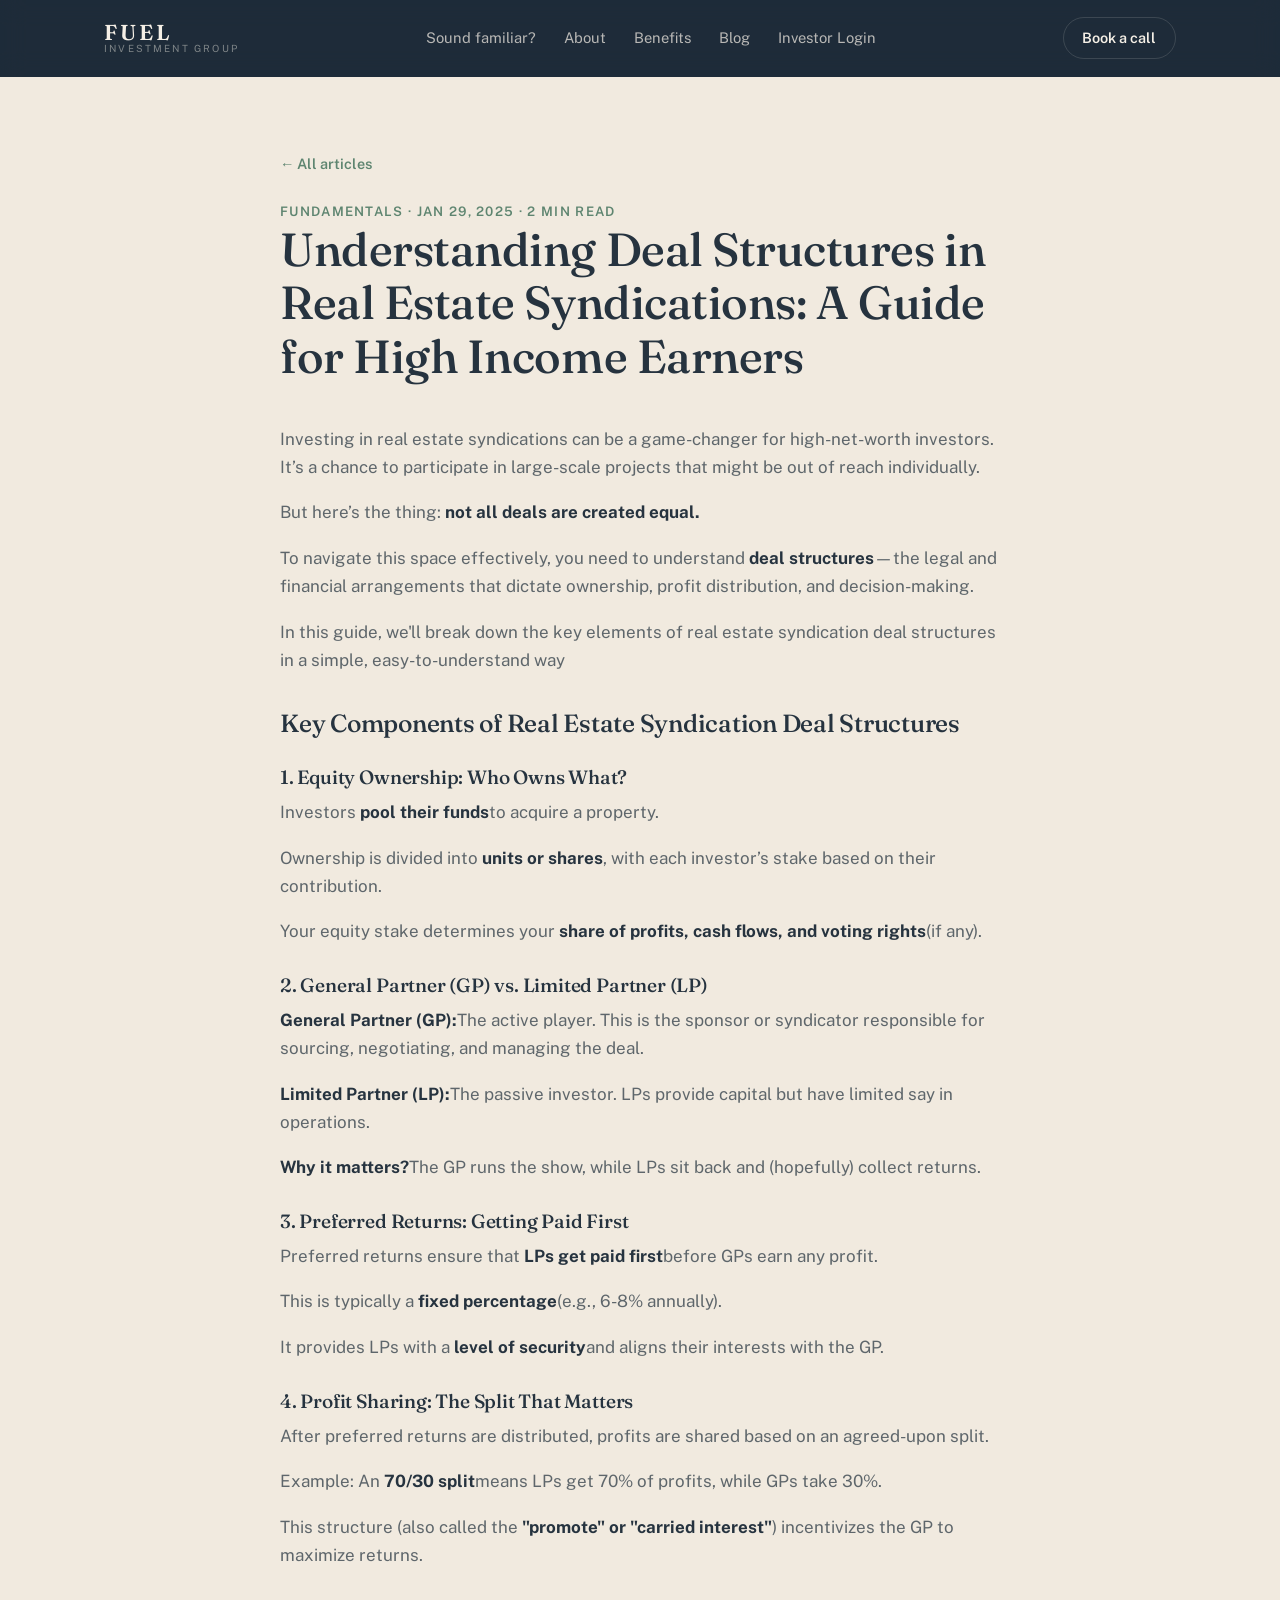
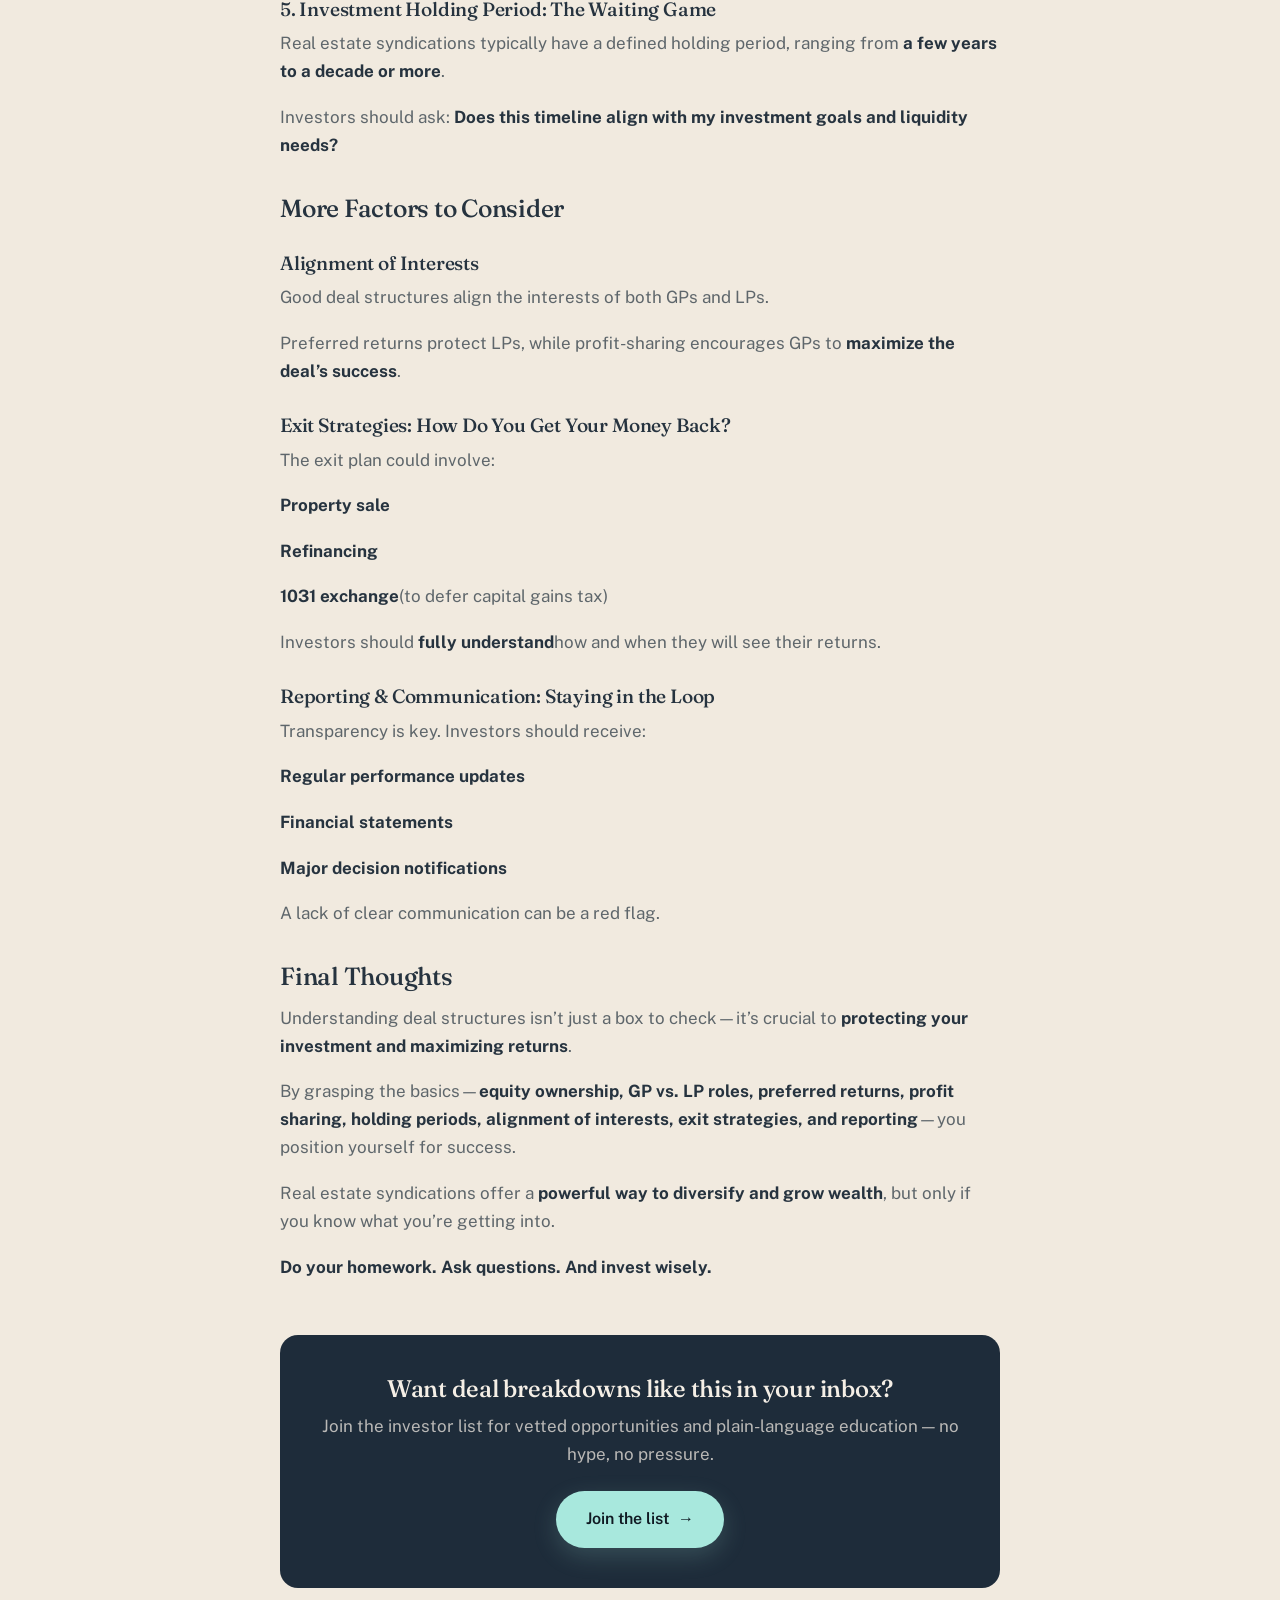
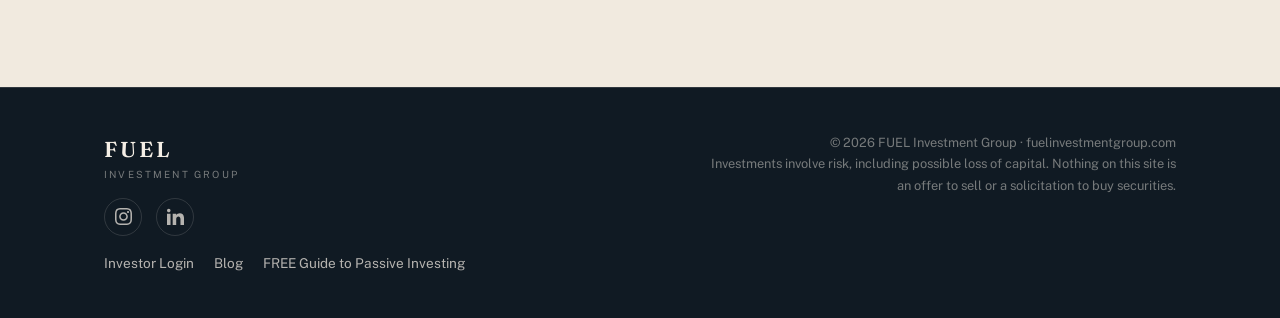
<file: blog/understanding-deal-structures.html>
<!DOCTYPE html>
<html lang="en">
<head>
  <meta charset="UTF-8">
  <meta name="viewport" content="width=device-width, initial-scale=1.0">
  <title>Understanding Deal Structures in Real Estate Syndications: A Guide for High Income Earners — FUEL Investment Group</title>
  <link rel="preconnect" href="https://fonts.googleapis.com">
  <link rel="preconnect" href="https://fonts.gstatic.com" crossorigin>
  <link href="https://fonts.googleapis.com/css2?family=Fraunces:ital,opsz,wght@0,9..144,400;0,9..144,500;0,9..144,600;1,9..144,400;1,9..144,500&family=Public+Sans:ital,wght@0,400;0,500;0,600;0,700;1,400&display=swap" rel="stylesheet">
  <link rel="stylesheet" href="../styles.css">
</head>
<body>

  <header class="site-header" id="siteHeader">
    <div class="container header-inner">
      <a href="../index.html" class="wordmark">
        <span class="wordmark-main">FUEL</span>
        <span class="wordmark-sub">Investment Group</span>
      </a>
      <nav class="site-nav">
        <a href="../index.html#pain">Sound familiar?</a>
        <a href="../index.html#about">About</a>
        <a href="../index.html#benefits">Benefits</a>
        <a href="index.html">Blog</a>
        <a href="https://fuelinvestmentgroup.cashflowportal.com/app" target="_blank" rel="noopener">Investor Login</a>
      </nav>
      <a href="../book.html" class="btn btn-small">Book a call</a>
    </div>
  </header>

  <section class="article section-cream">
    <div class="container">
      <div class="article-head">
        <a class="article-back" href="index.html">← All articles</a>
        <p class="article-meta">Fundamentals · Jan 29, 2025 · 2 min read</p>
        <h1>Understanding Deal Structures in Real Estate Syndications: A Guide for High Income Earners</h1>
      </div>
      <div class="prose">
        <p>Investing in real estate syndications can be a game-changer for high-net-worth investors. It’s a chance to participate in large-scale projects that might be out of reach individually.</p>
        <p>But here’s the thing: <strong>not all deals are created equal.</strong></p>
        <p>To navigate this space effectively, you need to understand <strong>deal structures</strong>—the legal and financial arrangements that dictate ownership, profit distribution, and decision-making.</p>
        <p>In this guide, we'll break down the key elements of real estate syndication deal structures in a simple, easy-to-understand way</p>
        <h2>Key Components of Real Estate Syndication Deal Structures</h2>
        <h3>1. Equity Ownership: Who Owns What?</h3>
        <p>Investors <strong>pool their funds</strong>to acquire a property.</p>
        <p>Ownership is divided into <strong>units or shares</strong>, with each investor’s stake based on their contribution.</p>
        <p>Your equity stake determines your <strong>share of profits, cash flows, and voting rights</strong>(if any).</p>
        <h3>2. General Partner (GP) vs. Limited Partner (LP)</h3>
        <p><strong>General Partner (GP):</strong>The active player. This is the sponsor or syndicator responsible for sourcing, negotiating, and managing the deal.</p>
        <p><strong>Limited Partner (LP):</strong>The passive investor. LPs provide capital but have limited say in operations.</p>
        <p><strong>Why it matters?</strong>The GP runs the show, while LPs sit back and (hopefully) collect returns.</p>
        <h3>3. Preferred Returns: Getting Paid First</h3>
        <p>Preferred returns ensure that <strong>LPs get paid first</strong>before GPs earn any profit.</p>
        <p>This is typically a <strong>fixed percentage</strong>(e.g., 6-8% annually).</p>
        <p>It provides LPs with a <strong>level of security</strong>and aligns their interests with the GP.</p>
        <h3>4. Profit Sharing: The Split That Matters</h3>
        <p>After preferred returns are distributed, profits are shared based on an agreed-upon split.</p>
        <p>Example: An <strong>70/30 split</strong>means LPs get 70% of profits, while GPs take 30%.</p>
        <p>This structure (also called the <strong>"promote" or "carried interest"</strong>) incentivizes the GP to maximize returns.</p>
        <h3>5. Investment Holding Period: The Waiting Game</h3>
        <p>Real estate syndications typically have a defined holding period, ranging from <strong>a few years to a decade or more</strong>.</p>
        <p>Investors should ask: <strong>Does this timeline align with my investment goals and liquidity needs?</strong></p>
        <h2>More Factors to Consider</h2>
        <h3>Alignment of Interests</h3>
        <p>Good deal structures align the interests of both GPs and LPs.</p>
        <p>Preferred returns protect LPs, while profit-sharing encourages GPs to <strong>maximize the deal’s success</strong>.</p>
        <h3>Exit Strategies: How Do You Get Your Money Back?</h3>
        <p>The exit plan could involve:</p>
        <p><strong>Property sale</strong></p>
        <p><strong>Refinancing</strong></p>
        <p><strong>1031 exchange</strong>(to defer capital gains tax)</p>
        <p>Investors should <strong>fully understand</strong>how and when they will see their returns.</p>
        <h3>Reporting &amp; Communication: Staying in the Loop</h3>
        <p>Transparency is key. Investors should receive:</p>
        <p><strong>Regular performance updates</strong></p>
        <p><strong>Financial statements</strong></p>
        <p><strong>Major decision notifications</strong></p>
        <p>A lack of clear communication can be a red flag.</p>
        <h2>Final Thoughts</h2>
        <p>Understanding deal structures isn’t just a box to check—it’s crucial to <strong>protecting your investment and maximizing returns</strong>.</p>
        <p>By grasping the basics—<strong>equity ownership, GP vs. LP roles, preferred returns, profit sharing, holding periods, alignment of interests, exit strategies, and reporting</strong>—you position yourself for success.</p>
        <p>Real estate syndications offer a <strong>powerful way to diversify and grow wealth</strong>, but only if you know what you’re getting into.</p>
        <p><strong>Do your homework. Ask questions. And invest wisely.</strong></p>
      </div>
      <div class="article-cta">
        <h2>Want deal breakdowns like this in your inbox?</h2>
        <p>Join the investor list for vetted opportunities and plain-language education — no hype, no pressure.</p>
        <a href="../join.html" class="btn btn-primary">Join the list <span class="arrow">→</span></a>
      </div>
    </div>
  </section>

  <footer class="site-footer">
    <div class="container footer-inner">
      <div>
        <p class="wordmark-main">FUEL</p>
        <p class="wordmark-sub">Investment Group</p>
        <div class="footer-social">
          <a href="https://www.instagram.com/its.evelyn.shen/" target="_blank" rel="noopener" aria-label="Instagram">
            <svg viewBox="0 0 24 24" aria-hidden="true"><path d="M12 2.163c3.204 0 3.584.012 4.85.07 3.252.148 4.771 1.691 4.919 4.919.058 1.265.069 1.645.069 4.849 0 3.205-.012 3.584-.069 4.849-.149 3.225-1.664 4.771-4.919 4.919-1.266.058-1.644.07-4.85.07-3.204 0-3.584-.012-4.849-.07-3.26-.149-4.771-1.699-4.919-4.92-.058-1.265-.07-1.644-.07-4.849 0-3.204.013-3.583.07-4.849.149-3.227 1.664-4.771 4.919-4.919 1.266-.057 1.645-.069 4.849-.069zm0-2.163c-3.259 0-3.667.014-4.947.072-4.358.2-6.78 2.618-6.98 6.98-.059 1.281-.073 1.689-.073 4.948 0 3.259.014 3.668.072 4.948.2 4.358 2.618 6.78 6.98 6.98 1.281.058 1.689.072 4.948.072 3.259 0 3.668-.014 4.948-.072 4.354-.2 6.782-2.618 6.979-6.98.059-1.28.073-1.689.073-4.948 0-3.259-.014-3.667-.072-4.947-.196-4.354-2.617-6.78-6.979-6.98-1.281-.059-1.69-.073-4.949-.073zm0 5.838c-3.403 0-6.162 2.759-6.162 6.162s2.759 6.163 6.162 6.163 6.162-2.759 6.162-6.163c0-3.403-2.759-6.162-6.162-6.162zm0 10.162c-2.209 0-4-1.79-4-4 0-2.209 1.791-4 4-4s4 1.791 4 4c0 2.21-1.791 4-4 4zm6.406-11.845c-.796 0-1.441.645-1.441 1.44s.645 1.44 1.441 1.44c.795 0 1.439-.645 1.439-1.44s-.644-1.44-1.439-1.44z"/></svg>
          </a>
          <a href="https://www.linkedin.com/in/evelynshen/" target="_blank" rel="noopener" aria-label="LinkedIn">
            <svg viewBox="0 0 24 24" aria-hidden="true"><path d="M4.98 3.5C4.98 4.881 3.87 6 2.5 6S.02 4.881.02 3.5C.02 2.12 1.13 1 2.5 1s2.48 1.12 2.48 2.5zM5 8H0v16h5V8zm7.982 0H8.014v16h4.969v-8.399c0-4.67 6.029-5.052 6.029 0V24H24V13.869c0-7.88-8.922-7.593-11.018-3.714V8z"/></svg>
          </a>
        </div>
        <div class="footer-links">
          <a href="https://fuelinvestmentgroup.cashflowportal.com/app" target="_blank" rel="noopener">Investor Login</a>
          <a href="index.html">Blog</a>
          <a href="https://evelynshen.com/connect-6630" target="_blank" rel="noopener">FREE Guide to Passive Investing</a>
        </div>
      </div>
      <p class="footer-legal">
        © 2026 FUEL Investment Group · fuelinvestmentgroup.com<br>
        Investments involve risk, including possible loss of capital. Nothing on
        this site is an offer to sell or a solicitation to buy securities.
      </p>
    </div>
  </footer>

  <script src="../script.js"></script>
</body>
</html>
</file>
<file: styles.css>
/* ═══════════════════════════════════════════════════
   FUEL Investment Group — V1
   Palette: Deep Blue · Soft Mint · Warm Cream · Muted Sage
   Rhythm:  dark hero → cream → dark → cream → dark → darkest
   Type:    Fraunces (display) · Public Sans (body)
═══════════════════════════════════════════════════ */

:root {
  --deep-blue: #1E2C3A;
  --deep-blue-darker: #16222D;
  --deep-blue-darkest: #101A23;
  --mint: #A8E8DD;
  --mint-deep: #4FA593;
  --cream: #F5EFE6;
  --cream-paper: #F1EADF;
  --card-paper: #FBF7F0;
  --sage: #A6C8B6;
  --sage-deep: #5E8570;
  --clay: #C98D7E;
  --ink: #26333F;
  --ink-muted: rgba(38, 51, 63, 0.72);
  --ink-subtle: rgba(38, 51, 63, 0.5);
  --cream-muted: rgba(245, 239, 230, 0.72);
  --cream-subtle: rgba(245, 239, 230, 0.45);
  --hairline: rgba(245, 239, 230, 0.14);
  --hairline-dark: rgba(38, 51, 63, 0.14);

  --font-display: "Fraunces", Georgia, serif;
  --font-body: "Public Sans", -apple-system, sans-serif;

  --container: 1120px;
  --narrow: 720px;

  --ease-out: cubic-bezier(0.22, 1, 0.36, 1);
}

* { margin: 0; padding: 0; box-sizing: border-box; }

html { scroll-behavior: smooth; }

body {
  background: var(--deep-blue);
  color: var(--cream);
  font-family: var(--font-body);
  font-size: 1.0625rem;
  line-height: 1.65;
  -webkit-font-smoothing: antialiased;
}

::selection { background: var(--mint); color: var(--deep-blue-darkest); }

.container { max-width: var(--container); margin: 0 auto; padding: 0 24px; }
.container.narrow { max-width: var(--narrow); }

.visually-hidden {
  position: absolute; width: 1px; height: 1px;
  overflow: hidden; clip: rect(0 0 0 0); white-space: nowrap;
}

img { max-width: 100%; display: block; }

/* ── Type ─────────────────────────────────────── */

h1, h2, h3 {
  font-family: var(--font-display);
  font-weight: 500;
  letter-spacing: -0.01em;
  line-height: 1.15;
}

h1 { font-size: clamp(2.4rem, 5.2vw, 3.9rem); }

h1 em { font-style: italic; color: var(--mint); }

.section-title { font-size: clamp(1.9rem, 3.6vw, 2.7rem); margin-bottom: 1.2rem; }
.section-title.centered { text-align: center; }

.eyebrow {
  font-size: 0.78rem;
  font-weight: 600;
  letter-spacing: 0.16em;
  text-transform: uppercase;
  color: var(--sage);
  margin-bottom: 1.1rem;
}

.lede {
  font-size: 1.18rem;
  color: var(--cream-muted);
  max-width: 34em;
}

/* ── Cream sections ───────────────────────────── */

.section-cream {
  background: var(--cream-paper);
  color: var(--ink);
}

.section-cream .eyebrow { color: var(--sage-deep); }
.section-cream ::selection { background: var(--deep-blue); color: var(--cream); }

/* ── Buttons ──────────────────────────────────── */

.btn {
  display: inline-flex;
  align-items: center;
  gap: 0.55em;
  font-family: var(--font-body);
  font-weight: 600;
  font-size: 1rem;
  text-decoration: none;
  border: none;
  cursor: pointer;
  border-radius: 999px;
  transition: transform 220ms var(--ease-out), background 220ms ease, color 220ms ease, box-shadow 220ms ease;
}

.btn .arrow { transition: transform 220ms var(--ease-out); }
.btn:hover .arrow { transform: translateX(4px); }

.btn-primary {
  background: var(--mint);
  color: var(--deep-blue-darkest);
  padding: 0.95em 1.9em;
  box-shadow: 0 8px 24px rgba(168, 232, 221, 0.18);
}

.btn-primary:hover {
  background: #bdf0e7;
  transform: translateY(-2px);
  box-shadow: 0 14px 32px rgba(168, 232, 221, 0.26);
}

.btn-small {
  background: transparent;
  color: var(--cream);
  border: 1px solid var(--hairline);
  padding: 0.55em 1.3em;
  font-size: 0.9rem;
}

.btn-small:hover { border-color: var(--mint); color: var(--mint); }

/* ── Header ───────────────────────────────────── */

.site-header {
  position: sticky;
  top: 0;
  z-index: 50;
  background: rgba(30, 44, 58, 0.6);
  backdrop-filter: blur(12px);
  border-bottom: 1px solid transparent;
  transition: border-color 250ms ease, background 250ms ease;
}

.site-header.scrolled {
  background: rgba(22, 34, 45, 0.9);
  border-bottom-color: var(--hairline);
}

.header-inner {
  display: flex;
  align-items: center;
  justify-content: space-between;
  gap: 24px;
  height: 76px;
}

.wordmark { text-decoration: none; color: var(--cream); line-height: 1.1; }

.wordmark-main {
  display: block;
  font-family: var(--font-display);
  font-weight: 600;
  font-size: 1.35rem;
  letter-spacing: 0.14em;
}

.wordmark-sub {
  display: block;
  font-size: 0.62rem;
  letter-spacing: 0.22em;
  text-transform: uppercase;
  color: var(--cream-subtle);
}

.site-nav { display: flex; gap: 28px; }

.site-nav a {
  color: var(--cream-muted);
  text-decoration: none;
  font-size: 0.92rem;
  transition: color 180ms ease;
}

.site-nav a:hover { color: var(--mint); }

@media (max-width: 820px) { .site-nav { display: none; } }

/* ── Hero ─────────────────────────────────────── */

.hero {
  padding: clamp(60px, 9vh, 110px) 0 clamp(90px, 11vh, 140px);
  background:
    radial-gradient(ellipse 90% 70% at 85% -10%, rgba(168, 232, 221, 0.08), transparent 60%),
    var(--deep-blue);
  overflow: hidden;
}

.hero-grid {
  display: grid;
  grid-template-columns: minmax(0, 1.15fr) minmax(0, 0.9fr);
  gap: clamp(40px, 6vw, 90px);
  align-items: center;
}

.hero-actions { margin-top: 2.2rem; }

.hero-checklist {
  display: flex;
  flex-wrap: wrap;
  gap: 8px 26px;
  margin-top: 2rem;
  list-style: none;
}

.hero-checklist li {
  font-size: 0.92rem;
  color: var(--cream-muted);
  display: flex;
  align-items: center;
  gap: 0.5em;
}

.hero-checklist li::before {
  content: "✓";
  color: var(--sage);
  font-weight: 700;
}

.hero-copy .lede { margin-top: 1.4rem; }

/* Hero photo + overlapping ledger card */

.hero-aside { position: relative; padding-bottom: 84px; }

.hero-photo {
  border-radius: 18px;
  overflow: hidden;
  aspect-ratio: 4 / 4.4;
  box-shadow: 0 34px 70px rgba(8, 14, 20, 0.5);
}

.hero-photo img {
  width: 100%;
  height: 100%;
  object-fit: cover;
  animation: kenburns 14s var(--ease-out) both;
}

@keyframes kenburns {
  from { transform: scale(1.12); }
  to   { transform: scale(1); }
}

.ledger-card {
  position: absolute;
  left: -18px;
  bottom: 0;
  right: 18%;
  background: var(--card-paper);
  color: var(--ink);
  border-radius: 14px;
  padding: 24px 26px;
  box-shadow: 0 24px 55px rgba(8, 14, 20, 0.45);
}

.ledger-heading {
  font-family: var(--font-display);
  font-style: italic;
  font-size: 0.98rem;
  color: var(--sage-deep);
  margin-bottom: 1rem;
}

.ledger-stats {
  display: grid;
  grid-template-columns: repeat(3, auto);
  justify-content: space-between;
  gap: 14px;
}

.ledger-stat { display: flex; flex-direction: column; }

.ledger-value {
  font-family: var(--font-display);
  font-size: clamp(1.3rem, 2vw, 1.7rem);
  font-weight: 600;
  color: var(--ink);
  font-variant-numeric: tabular-nums;
}

.ledger-label {
  margin-top: 0.2rem;
  font-size: 0.72rem;
  letter-spacing: 0.04em;
  color: var(--ink-subtle);
}

@media (max-width: 920px) {
  .hero-grid { grid-template-columns: 1fr; }
  .hero-aside { max-width: 470px; }
}

/* ── Pain points (cream) ──────────────────────── */

.pain { padding: clamp(80px, 12vh, 140px) 0; }

.pain-list { list-style: none; margin-top: 2.6rem; }

.pain-list li {
  display: flex;
  gap: 26px;
  align-items: baseline;
  padding: 1.7rem 0;
  border-top: 1px solid var(--hairline-dark);
}

.pain-list li:last-child { border-bottom: 1px solid var(--hairline-dark); }

.pain-num {
  font-family: var(--font-display);
  font-style: italic;
  font-size: 1.05rem;
  color: var(--sage-deep);
  flex-shrink: 0;
}

.pain-list p {
  font-size: clamp(1.15rem, 2.1vw, 1.35rem);
  line-height: 1.5;
  color: var(--ink);
}

.pain-close {
  margin-top: 2.8rem;
  font-family: var(--font-display);
  font-size: clamp(1.3rem, 2.4vw, 1.65rem);
  text-align: center;
  color: var(--ink);
}

.pain-close em { font-style: italic; color: var(--sage-deep); }

/* ── About (dark) ─────────────────────────────── */

.about {
  padding: clamp(80px, 12vh, 140px) 0;
  background: var(--deep-blue-darker);
}

.about-grid {
  display: grid;
  grid-template-columns: minmax(0, 0.8fr) minmax(0, 1.15fr);
  gap: clamp(44px, 6vw, 90px);
  align-items: start;
}

.about-copy p { margin-bottom: 1.15rem; color: var(--cream-muted); }
.about-copy p:first-of-type { color: var(--cream); font-size: 1.12rem; }

.about-quote {
  margin-top: 2.2rem;
  padding-left: 22px;
  border-left: 2px solid var(--mint);
  font-family: var(--font-display);
  font-style: italic;
  font-size: 1.35rem;
  line-height: 1.4;
  color: var(--cream);
}

.about-quote cite {
  display: block;
  margin-top: 0.8rem;
  font-family: var(--font-body);
  font-style: normal;
  font-size: 0.85rem;
  color: var(--cream-subtle);
}

/* Portrait */

.portrait {
  position: relative;
  border-radius: 16px;
  overflow: hidden;
  box-shadow: 0 26px 60px rgba(8, 14, 20, 0.5);
}

.portrait img {
  width: 100%;
  aspect-ratio: 4 / 4.7;
  object-fit: cover;
  transition: transform 900ms var(--ease-out);
}

.portrait:hover img { transform: scale(1.035); }

.portrait figcaption {
  position: absolute;
  left: 0; right: 0; bottom: 0;
  padding: 40px 20px 16px;
  background: linear-gradient(to top, rgba(16, 26, 35, 0.85), transparent);
  font-size: 0.8rem;
  letter-spacing: 0.08em;
  text-transform: uppercase;
  color: var(--cream);
}

/* Track record */

.track-record { margin-top: 26px; }

.track-heading {
  font-size: 0.82rem;
  font-weight: 600;
  letter-spacing: 0.1em;
  text-transform: uppercase;
  color: var(--cream-muted);
  margin-bottom: 0.9rem;
}

.track-squares { display: flex; gap: 7px; }

.sq { width: 30px; height: 30px; border-radius: 6px; display: inline-block; }

.sq-win { background: var(--mint); }
.sq-loss { background: var(--clay); }
.sq-hold { background: transparent; border: 1.5px solid var(--sage); }

.track-legend { list-style: none; margin-top: 1rem; display: grid; gap: 0.45rem; }

.track-legend li {
  display: flex;
  align-items: center;
  gap: 10px;
  font-size: 0.88rem;
  color: var(--cream-muted);
}

.track-legend .sq { width: 13px; height: 13px; border-radius: 4px; }

@media (max-width: 920px) {
  .about-grid { grid-template-columns: 1fr; }
  .about-aside { max-width: 420px; }
}

/* ── Benefits carousel (cream) ────────────────── */

.benefits { padding: clamp(80px, 12vh, 140px) 0; }

.benefits-head { max-width: 620px; margin-bottom: 3rem; }

.carousel { overflow: hidden; }

.carousel-track {
  display: flex;
  transition: transform 650ms var(--ease-out);
}

.slide {
  flex: 0 0 100%;
  min-width: 0;
  display: grid;
  grid-template-columns: minmax(0, 1.05fr) minmax(0, 0.95fr);
  background: var(--card-paper);
  border: 1px solid var(--hairline-dark);
  border-radius: 18px;
  margin-right: 24px;
  overflow: hidden;
  opacity: 0.35;
  transform: scale(0.985);
  transition: opacity 650ms ease, transform 650ms var(--ease-out);
}

.slide.active { opacity: 1; transform: scale(1); }

.slide-text {
  padding: clamp(28px, 4vw, 56px);
  display: flex;
  flex-direction: column;
  justify-content: center;
}

.slide-num {
  display: inline-block;
  font-family: var(--font-display);
  font-style: italic;
  color: var(--sage-deep);
  font-size: 1.05rem;
  margin-bottom: 1rem;
}

.slide h3 {
  font-size: clamp(1.45rem, 2.6vw, 2rem);
  margin-bottom: 0.9rem;
  color: var(--ink);
}

.slide p { color: var(--ink-muted); font-size: 1.05rem; }

.slide-photo { min-height: 280px; }

.slide-photo img {
  width: 100%;
  height: 100%;
  object-fit: cover;
  transition: transform 5s ease;
}

.slide.active .slide-photo img { transform: scale(1.06); }

@media (max-width: 760px) {
  .slide { grid-template-columns: 1fr; }
  .slide-photo { order: -1; min-height: 200px; max-height: 240px; }
}

.carousel-controls {
  display: flex;
  align-items: center;
  justify-content: center;
  gap: 26px;
  margin-top: 2rem;
}

.carousel-btn {
  width: 46px;
  height: 46px;
  border-radius: 50%;
  border: 1px solid var(--hairline-dark);
  background: transparent;
  color: var(--ink);
  font-size: 1.1rem;
  cursor: pointer;
  transition: border-color 180ms ease, color 180ms ease, transform 180ms var(--ease-out), background 180ms ease;
}

.carousel-btn:hover {
  border-color: var(--sage-deep);
  color: var(--card-paper);
  background: var(--sage-deep);
  transform: translateY(-2px);
}

.carousel-dots { display: flex; gap: 10px; }

.carousel-dots button {
  width: 9px;
  height: 9px;
  border-radius: 50%;
  border: none;
  background: rgba(38, 51, 63, 0.25);
  cursor: pointer;
  padding: 0;
  transition: background 200ms ease, transform 200ms var(--ease-out);
}

.carousel-dots button.active {
  background: var(--sage-deep);
  transform: scale(1.35);
}

/* ── Steps (dark) ─────────────────────────────── */

.steps { padding: clamp(80px, 12vh, 140px) 0; }

.steps-grid {
  display: grid;
  grid-template-columns: minmax(0, 1.1fr) minmax(0, 0.8fr);
  gap: clamp(44px, 6vw, 90px);
  align-items: center;
}

.steps-list { margin-top: 2.6rem; display: grid; gap: 2.4rem; }

.step { display: flex; gap: 28px; align-items: flex-start; }

.step-num {
  font-family: var(--font-display);
  font-style: italic;
  font-size: 2rem;
  font-weight: 500;
  color: var(--sage);
  line-height: 1;
  flex-shrink: 0;
  min-width: 2em;
}

.step h3 { font-size: 1.4rem; margin-bottom: 0.5rem; }
.step p { color: var(--cream-muted); }

.steps-cta { margin-top: 3rem; }

.steps-photo {
  border-radius: 16px;
  overflow: hidden;
  position: relative;
  box-shadow: 0 26px 60px rgba(8, 14, 20, 0.5);
}

.steps-photo img {
  width: 100%;
  aspect-ratio: 4 / 4.6;
  object-fit: cover;
  transition: transform 900ms var(--ease-out);
}

.steps-photo:hover img { transform: scale(1.035); }

.steps-photo figcaption {
  position: absolute;
  left: 0; right: 0; bottom: 0;
  padding: 46px 22px 18px;
  background: linear-gradient(to top, rgba(16, 26, 35, 0.88), transparent);
  font-family: var(--font-display);
  font-style: italic;
  font-size: 1.02rem;
  color: var(--cream);
}

@media (max-width: 920px) {
  .steps-grid { grid-template-columns: 1fr; }
  .steps-aside { max-width: 470px; }
}

/* ── Book page ────────────────────────────────── */

.book-hero {
  padding: clamp(64px, 9vh, 110px) 0 clamp(56px, 8vh, 90px);
  background:
    radial-gradient(ellipse 90% 70% at 85% -10%, rgba(168, 232, 221, 0.08), transparent 60%),
    var(--deep-blue);
}

.book-hero h1 { font-size: clamp(2.2rem, 4.6vw, 3.4rem); margin-bottom: 0.4rem; }
.book-hero h1 em { font-style: italic; color: var(--mint); }
.book-hero .lede { margin-top: 1.2rem; }

.book-bio {
  padding: clamp(80px, 12vh, 140px) 0;
  background: var(--deep-blue-darker);
}

.bio-grid {
  display: grid;
  grid-template-columns: minmax(0, 0.7fr) minmax(0, 1.2fr);
  gap: clamp(44px, 6vw, 90px);
  align-items: center;
}

.bio-copy p { margin-bottom: 1.15rem; color: var(--cream-muted); }

.bio-role {
  font-size: 0.85rem;
  font-weight: 600;
  letter-spacing: 0.1em;
  text-transform: uppercase;
  color: var(--sage) !important;
  margin-bottom: 1.4rem !important;
}

.bio-note {
  font-family: var(--font-display);
  font-style: italic;
  color: var(--cream) !important;
  border-left: 2px solid var(--mint);
  padding-left: 18px;
}

@media (max-width: 880px) {
  .bio-grid { grid-template-columns: 1fr; }
  .bio-grid .portrait { max-width: 380px; }
}

/* ── Book a call (embedded calendar) ──────────── */

.book { padding: clamp(80px, 12vh, 140px) 0; }

.book-head { max-width: 640px; margin: 0 auto 2.6rem; text-align: center; }

.book-sub { color: var(--ink-muted); font-size: 1.05rem; }

.book-widget {
  max-width: 900px;
  margin: 0 auto;
  background: #FFFFFF;
  border: 1px solid var(--hairline-dark);
  border-radius: 18px;
  padding: clamp(8px, 1.5vw, 18px);
  box-shadow: 0 24px 55px rgba(16, 26, 35, 0.1);
  overflow: hidden;
}

.book-widget iframe { min-height: 700px; border-radius: 12px; }

.book-fallback {
  margin-top: 1.4rem;
  text-align: center;
  font-size: 0.9rem;
  color: var(--ink-subtle);
}

.book-fallback a { color: var(--sage-deep); font-weight: 600; }

/* ── Free guide ───────────────────────────────── */

.guide { padding: clamp(80px, 12vh, 140px) 0; }

.guide-grid {
  display: grid;
  grid-template-columns: minmax(0, 0.75fr) minmax(0, 1.15fr);
  gap: clamp(44px, 6vw, 90px);
  align-items: center;
}

.guide-visual { display: flex; justify-content: center; }

.guide-cover {
  width: min(290px, 80%);
  aspect-ratio: 3 / 4.1;
  background:
    radial-gradient(ellipse 120% 70% at 80% -10%, rgba(168, 232, 221, 0.16), transparent 60%),
    var(--deep-blue);
  border-radius: 8px 14px 14px 8px;
  padding: 30px 28px;
  display: flex;
  flex-direction: column;
  box-shadow:
    -6px 0 0 -2px var(--sage),
    0 30px 60px rgba(16, 26, 35, 0.3);
  transform: rotate(-3deg);
  transition: transform 400ms var(--ease-out);
}

.guide-cover:hover { transform: rotate(-1deg) translateY(-4px); }

.guide-cover-tag {
  font-size: 0.68rem;
  font-weight: 700;
  letter-spacing: 0.2em;
  text-transform: uppercase;
  color: var(--mint);
}

.guide-cover-title {
  margin-top: auto;
  font-family: var(--font-display);
  font-size: clamp(1.5rem, 2.6vw, 1.9rem);
  line-height: 1.2;
  color: var(--cream);
}

.guide-cover-rule {
  height: 1px;
  background: var(--hairline);
  margin: 18px 0 12px;
}

.guide-cover-author {
  font-size: 0.68rem;
  letter-spacing: 0.1em;
  text-transform: uppercase;
  color: var(--cream-subtle);
}

.guide-sub { color: var(--ink-muted); margin-bottom: 1.4rem; }

.guide-points {
  list-style: none;
  display: grid;
  gap: 0.8rem;
  margin-bottom: 2.2rem;
}

.guide-points li {
  display: flex;
  gap: 0.7em;
  align-items: baseline;
  color: var(--ink-muted);
}

.guide-points li::before {
  content: "✓";
  color: var(--sage-deep);
  font-weight: 700;
}

@media (max-width: 880px) {
  .guide-grid { grid-template-columns: 1fr; }
  .guide-visual { order: -1; }
}

/* ── Footer CTA ───────────────────────────────── */

.footer-cta {
  padding: clamp(80px, 12vh, 150px) 0;
  background:
    radial-gradient(ellipse 80% 90% at 50% 115%, rgba(168, 232, 221, 0.1), transparent 65%),
    var(--deep-blue-darkest);
  border-top: 1px solid var(--hairline);
}

.centered-block { text-align: center; }
.centered-block .lede { margin: 1.1rem auto 0; }

.join-form {
  display: grid;
  gap: 1.3rem;
  max-width: 560px;
  margin: 2.6rem auto 0;
  padding: clamp(26px, 4vw, 40px);
  background: rgba(245, 239, 230, 0.045);
  border: 1px solid var(--hairline);
  border-radius: 18px;
  text-align: left;
}

.field-row {
  display: grid;
  grid-template-columns: 1fr 1fr;
  gap: 1.3rem;
}

.field { display: grid; gap: 0.45rem; }

.field label, .radio-field legend {
  font-size: 0.88rem;
  font-weight: 600;
  color: var(--cream);
}

.req { color: var(--mint); }

.join-form input[type="text"],
.join-form input[type="email"] {
  width: 100%;
  min-width: 0;
  background: rgba(245, 239, 230, 0.07);
  border: 1px solid var(--hairline);
  border-radius: 10px;
  padding: 0.8em 1.1em;
  color: var(--cream);
  font-family: var(--font-body);
  font-size: 1rem;
  transition: border-color 200ms ease, background 200ms ease;
}

.join-form input::placeholder { color: var(--cream-subtle); }

.join-form input[type="text"]:focus,
.join-form input[type="email"]:focus {
  outline: none;
  border-color: var(--mint);
  background: rgba(245, 239, 230, 0.1);
}

.radio-field { border: none; }

.radio-field legend { margin-bottom: 0.6rem; padding: 0; }

.radio-options { display: flex; gap: 1.6rem; flex-wrap: wrap; }

.radio {
  display: inline-flex;
  align-items: center;
  gap: 0.55em;
  cursor: pointer;
  font-size: 0.95rem;
  color: var(--cream-muted);
}

.radio input {
  appearance: none;
  width: 18px;
  height: 18px;
  border-radius: 50%;
  border: 1.5px solid var(--cream-subtle);
  display: grid;
  place-content: center;
  cursor: pointer;
  transition: border-color 180ms ease;
}

.radio input::before {
  content: "";
  width: 9px;
  height: 9px;
  border-radius: 50%;
  background: var(--mint);
  transform: scale(0);
  transition: transform 180ms var(--ease-out);
}

.radio input:checked { border-color: var(--mint); }
.radio input:checked::before { transform: scale(1); }

.radio:hover input { border-color: var(--sage); }

.btn-block { width: 100%; justify-content: center; margin-top: 0.4rem; }

@media (max-width: 560px) {
  .field-row { grid-template-columns: 1fr; }
}

.form-success { margin-top: 1.4rem; color: var(--mint); font-weight: 500; }

.form-note { margin-top: 1rem; font-size: 0.82rem; color: var(--cream-subtle); }

@media (max-width: 560px) { .join-form { flex-direction: column; } }

/* ── Footer ───────────────────────────────────── */

.site-footer {
  padding: 44px 0;
  background: var(--deep-blue-darkest);
  border-top: 1px solid var(--hairline);
}

.footer-inner {
  display: flex;
  justify-content: space-between;
  align-items: flex-start;
  gap: 30px;
  flex-wrap: wrap;
}

.footer-legal {
  font-size: 0.8rem;
  color: var(--cream-subtle);
  line-height: 1.7;
  max-width: 480px;
  text-align: right;
}

@media (max-width: 640px) { .footer-legal { text-align: left; } }

/* ── Blog ─────────────────────────────────────── */

.blog-hero {
  padding: clamp(60px, 9vh, 110px) 0 clamp(40px, 6vh, 70px);
  background:
    radial-gradient(ellipse 90% 70% at 85% -10%, rgba(168, 232, 221, 0.08), transparent 60%),
    var(--deep-blue);
}

.blog-list { padding: clamp(56px, 8vh, 100px) 0; }

.post-grid {
  display: grid;
  grid-template-columns: repeat(auto-fill, minmax(300px, 1fr));
  gap: 22px;
}

.post-card {
  display: flex;
  flex-direction: column;
  background: var(--card-paper);
  border: 1px solid var(--hairline-dark);
  border-radius: 16px;
  padding: clamp(24px, 3vw, 34px);
  text-decoration: none;
  color: var(--ink);
  transition: transform 260ms var(--ease-out), box-shadow 260ms ease;
}

.post-card:hover {
  transform: translateY(-4px);
  box-shadow: 0 18px 40px rgba(16, 26, 35, 0.12);
}

.post-card-meta {
  font-size: 0.76rem;
  font-weight: 600;
  letter-spacing: 0.12em;
  text-transform: uppercase;
  color: var(--sage-deep);
  margin-bottom: 0.9rem;
}

.post-card h2 {
  font-size: 1.3rem;
  line-height: 1.25;
  margin-bottom: 0.7rem;
}

.post-card p { font-size: 0.94rem; color: var(--ink-muted); flex: 1; }

.post-card .post-read {
  margin-top: 1.4rem;
  font-weight: 600;
  font-size: 0.92rem;
  color: var(--sage-deep);
}

/* Article pages */

.article {
  padding: clamp(56px, 8vh, 100px) 0 clamp(80px, 11vh, 130px);
}

.article-head { max-width: var(--narrow); margin: 0 auto 2.6rem; }

.article-head h1 {
  font-size: clamp(1.9rem, 3.8vw, 2.9rem);
  color: var(--ink);
  margin-bottom: 1rem;
}

.article-meta {
  font-size: 0.82rem;
  font-weight: 600;
  letter-spacing: 0.1em;
  text-transform: uppercase;
  color: var(--sage-deep);
}

.prose { max-width: var(--narrow); margin: 0 auto; color: var(--ink-muted); }

.prose h2 {
  font-size: 1.55rem;
  color: var(--ink);
  margin: 2.2rem 0 0.8rem;
}

.prose h3 {
  font-size: 1.2rem;
  color: var(--ink);
  margin: 1.8rem 0 0.6rem;
}

.prose p { margin-bottom: 1.1rem; }

.prose ul, .prose ol { padding-left: 1.4em; margin-bottom: 1.1rem; }

.prose li { margin-bottom: 0.45em; }

.prose strong { color: var(--ink); }

.prose a { color: var(--sage-deep); }

.article-back {
  display: inline-block;
  margin-bottom: 1.6rem;
  font-size: 0.9rem;
  font-weight: 600;
  color: var(--sage-deep);
  text-decoration: none;
}

.article-back:hover { color: var(--ink); }

.article-cta {
  max-width: var(--narrow);
  margin: 3.4rem auto 0;
  padding: clamp(26px, 4vw, 40px);
  background: var(--deep-blue);
  color: var(--cream);
  border-radius: 18px;
  text-align: center;
}

.article-cta h2 {
  font-size: 1.5rem;
  margin-bottom: 0.6rem;
}

.article-cta p { color: var(--cream-muted); margin-bottom: 1.4rem; }

/* ── Join page ────────────────────────────────── */

.join-page {
  padding: clamp(64px, 9vh, 110px) 0 clamp(80px, 11vh, 140px);
  background:
    radial-gradient(ellipse 90% 70% at 85% -10%, rgba(168, 232, 221, 0.08), transparent 60%),
    var(--deep-blue);
  min-height: 70vh;
}

.join-grid {
  display: grid;
  grid-template-columns: minmax(0, 1fr) minmax(0, 1.05fr);
  gap: clamp(40px, 6vw, 90px);
  align-items: start;
}

.join-copy h1 { font-size: clamp(2.2rem, 4.6vw, 3.4rem); }
.join-copy h1 em { font-style: italic; color: var(--mint); }
.join-copy .lede { margin-top: 1.3rem; }

.join-points {
  list-style: none;
  margin-top: 2rem;
  display: grid;
  gap: 0.85rem;
}

.join-points li {
  display: flex;
  gap: 0.7em;
  align-items: baseline;
  color: var(--cream-muted);
}

.join-points li::before {
  content: "✓";
  color: var(--sage);
  font-weight: 700;
}

.join-page .join-form { margin: 0; }

.join-widget iframe { min-height: 1050px; border-radius: 14px; }

.join-widget .form-note {
  margin-top: 0.9rem;
  text-align: center;
  font-size: 0.82rem;
  color: var(--cream-subtle);
}

@media (max-width: 880px) {
  .join-grid { grid-template-columns: 1fr; }
}

/* ── Footer social ────────────────────────────── */

.footer-social {
  display: flex;
  gap: 14px;
  margin-top: 14px;
}

.footer-social a {
  display: inline-flex;
  align-items: center;
  justify-content: center;
  width: 38px;
  height: 38px;
  border-radius: 50%;
  border: 1px solid var(--hairline);
  color: var(--cream-muted);
  transition: border-color 180ms ease, color 180ms ease, transform 180ms var(--ease-out);
}

.footer-social a:hover {
  border-color: var(--mint);
  color: var(--mint);
  transform: translateY(-2px);
}

.footer-social svg { width: 17px; height: 17px; fill: currentColor; }

.footer-links {
  display: flex;
  gap: 20px;
  flex-wrap: wrap;
  margin-top: 16px;
  font-size: 0.85rem;
}

.footer-links a {
  color: var(--cream-muted);
  text-decoration: none;
}

.footer-links a:hover { color: var(--mint); }

/* ── Reveal / stagger animations ──────────────── */

.reveal {
  opacity: 0;
  transform: translateY(26px);
  transition:
    opacity 800ms var(--ease-out),
    transform 800ms var(--ease-out);
  transition-delay: var(--stagger, 0ms);
}

.reveal.visible { opacity: 1; transform: none; }

@media (prefers-reduced-motion: reduce) {
  html { scroll-behavior: auto; }
  .reveal { opacity: 1; transform: none; transition: none; }
  .carousel-track, .slide, .slide-photo img, .hero-photo img { transition: none; animation: none; }
}
</file>
